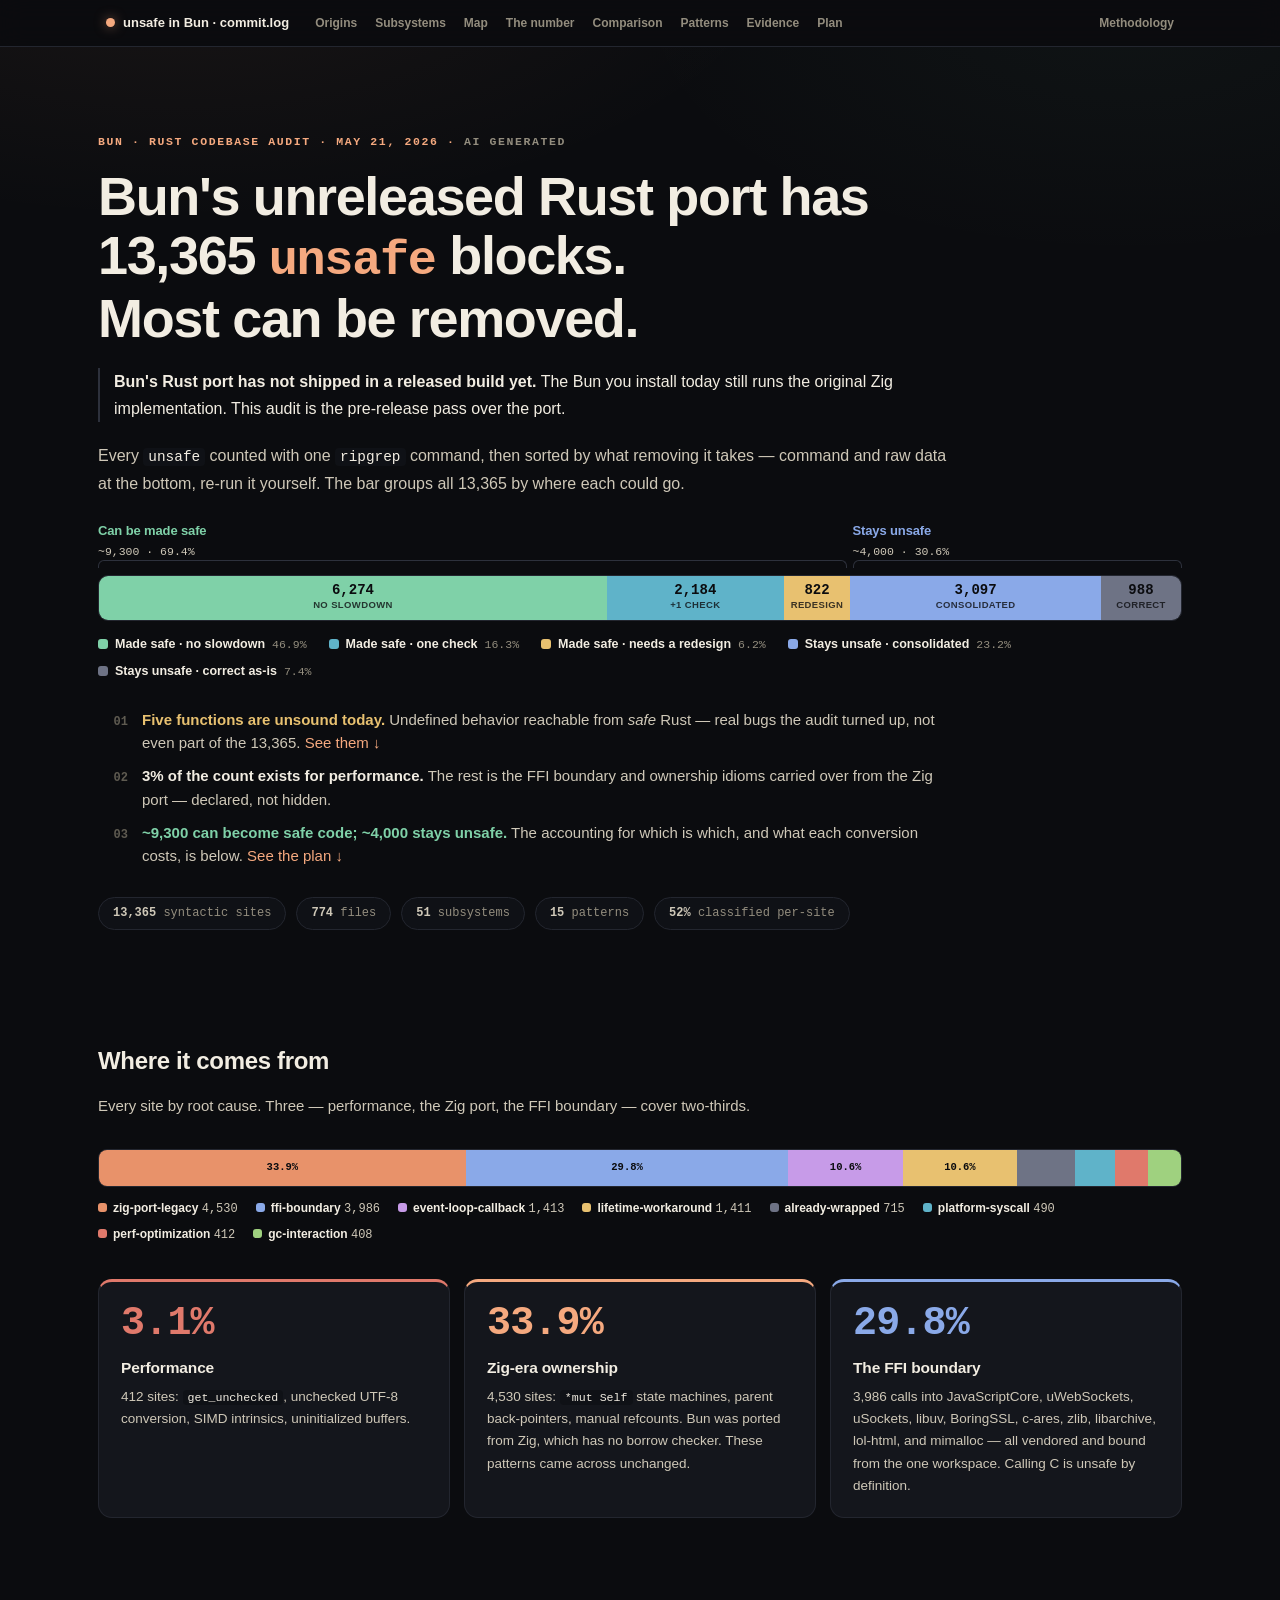
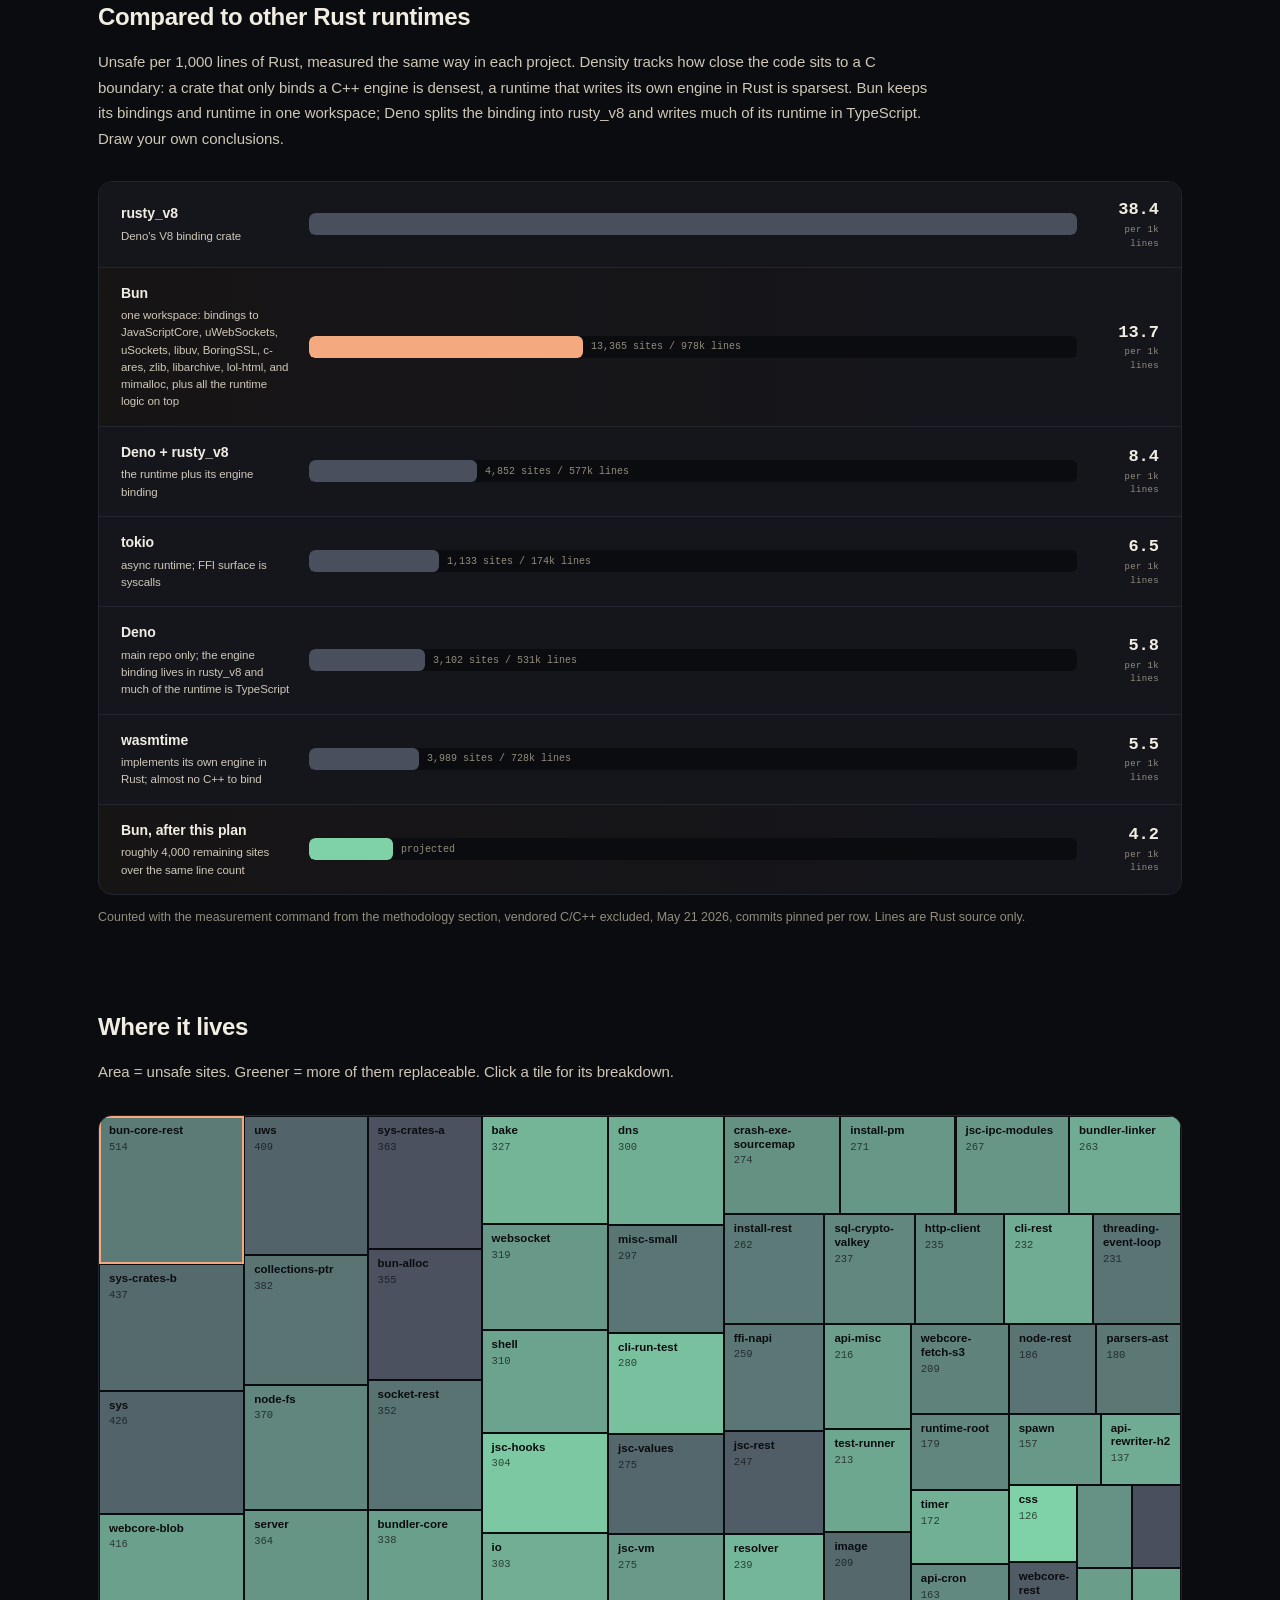
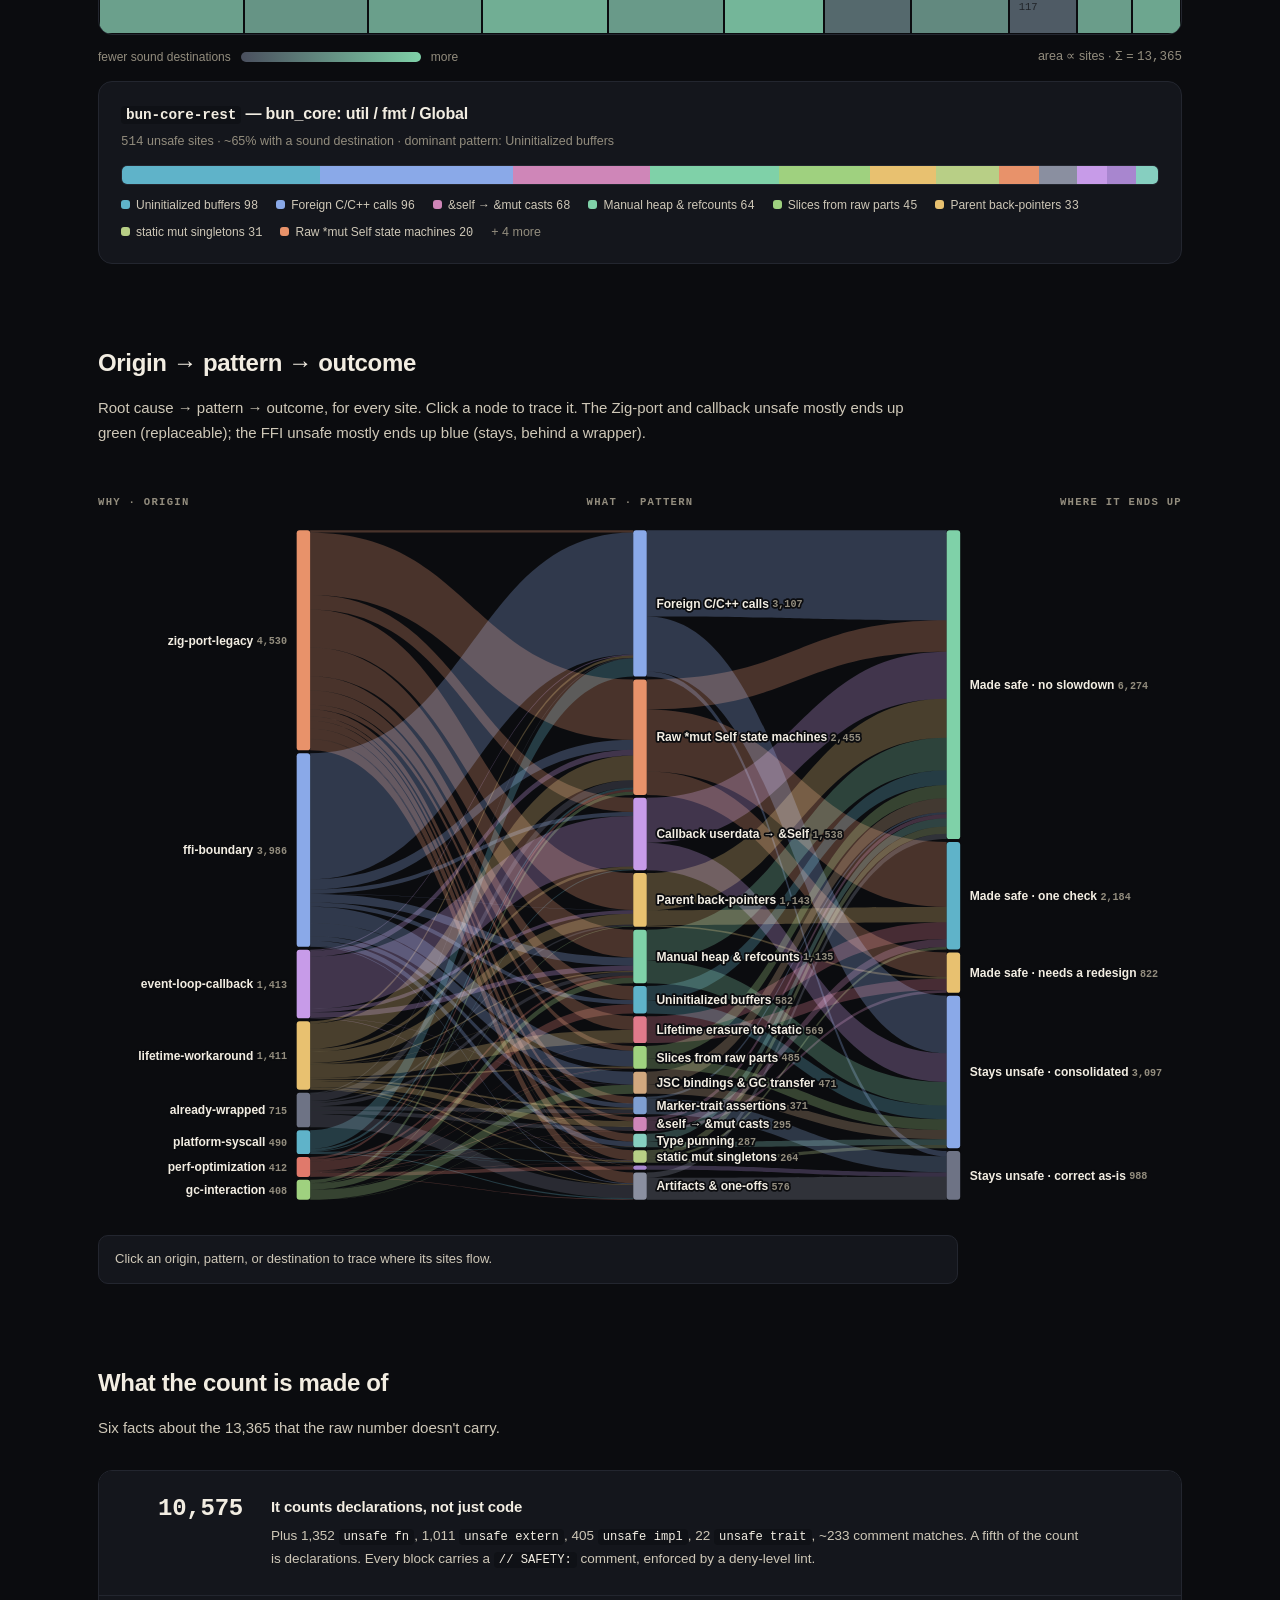
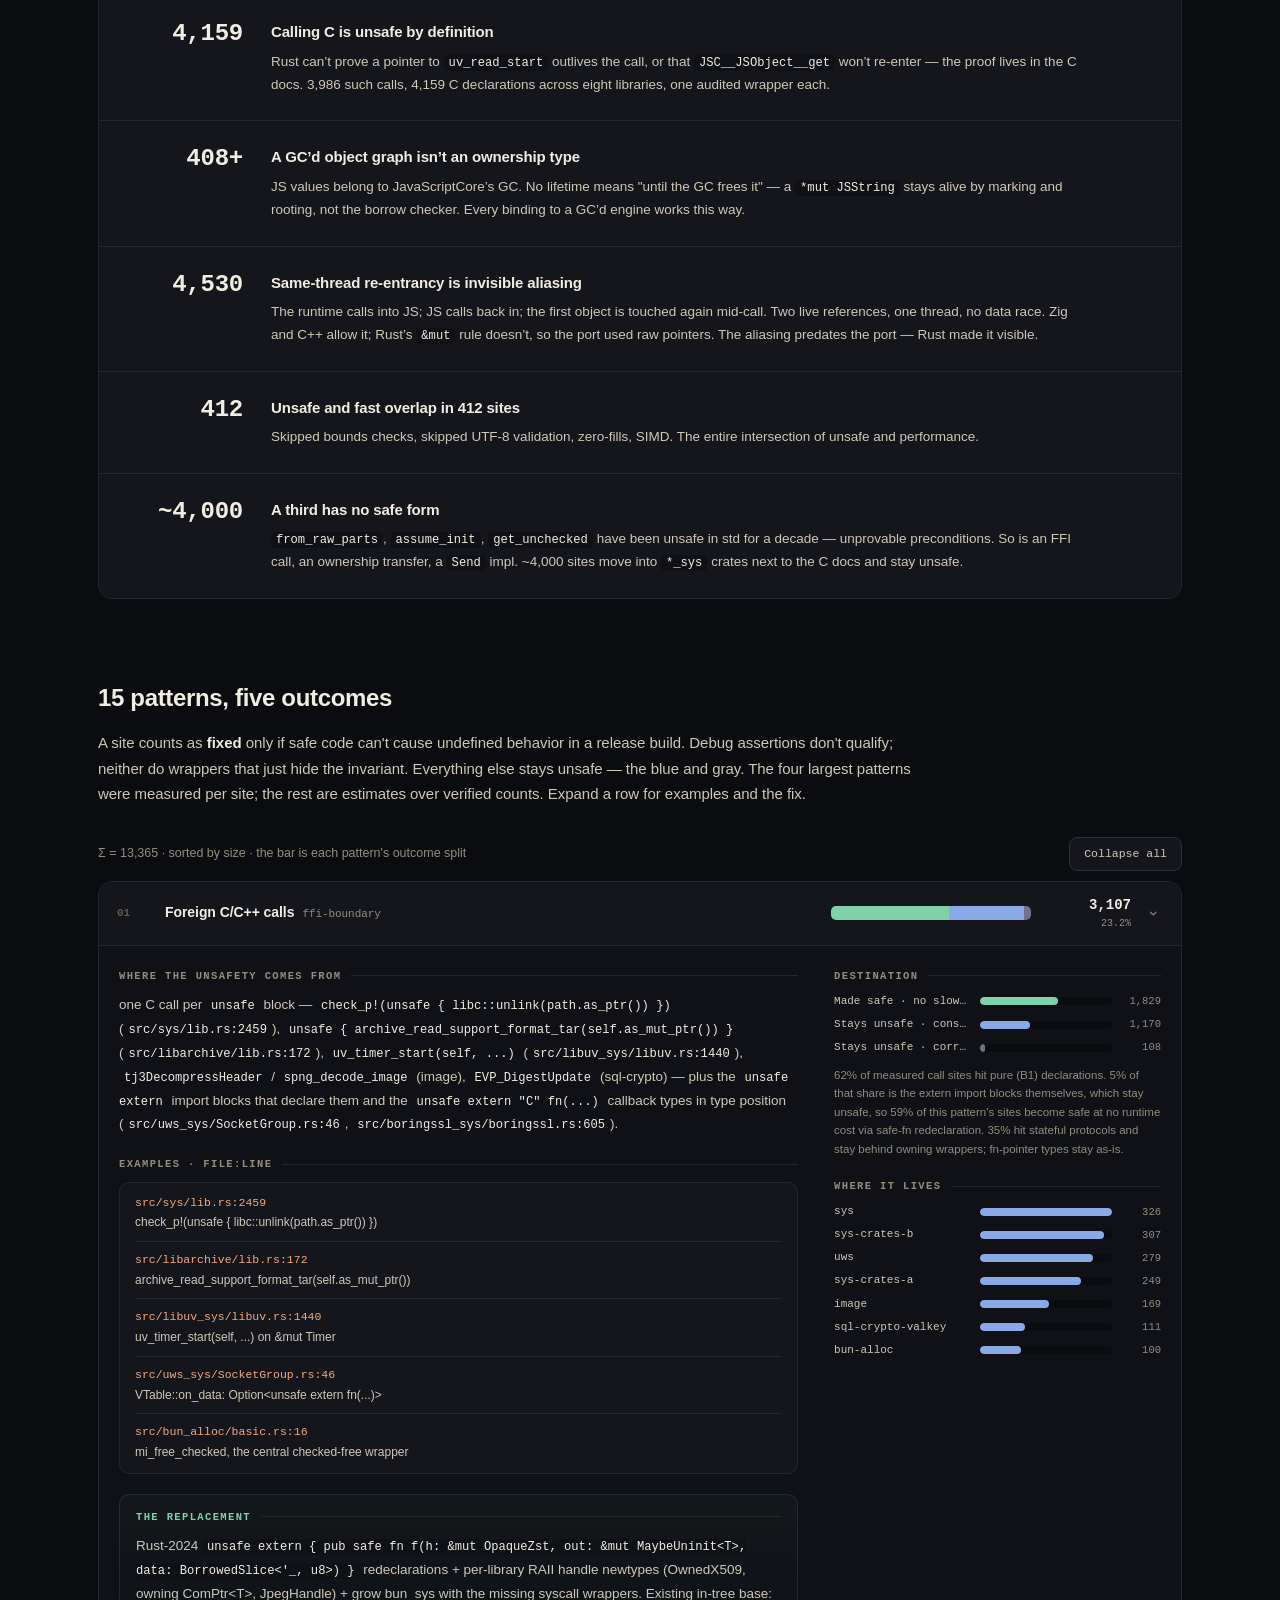
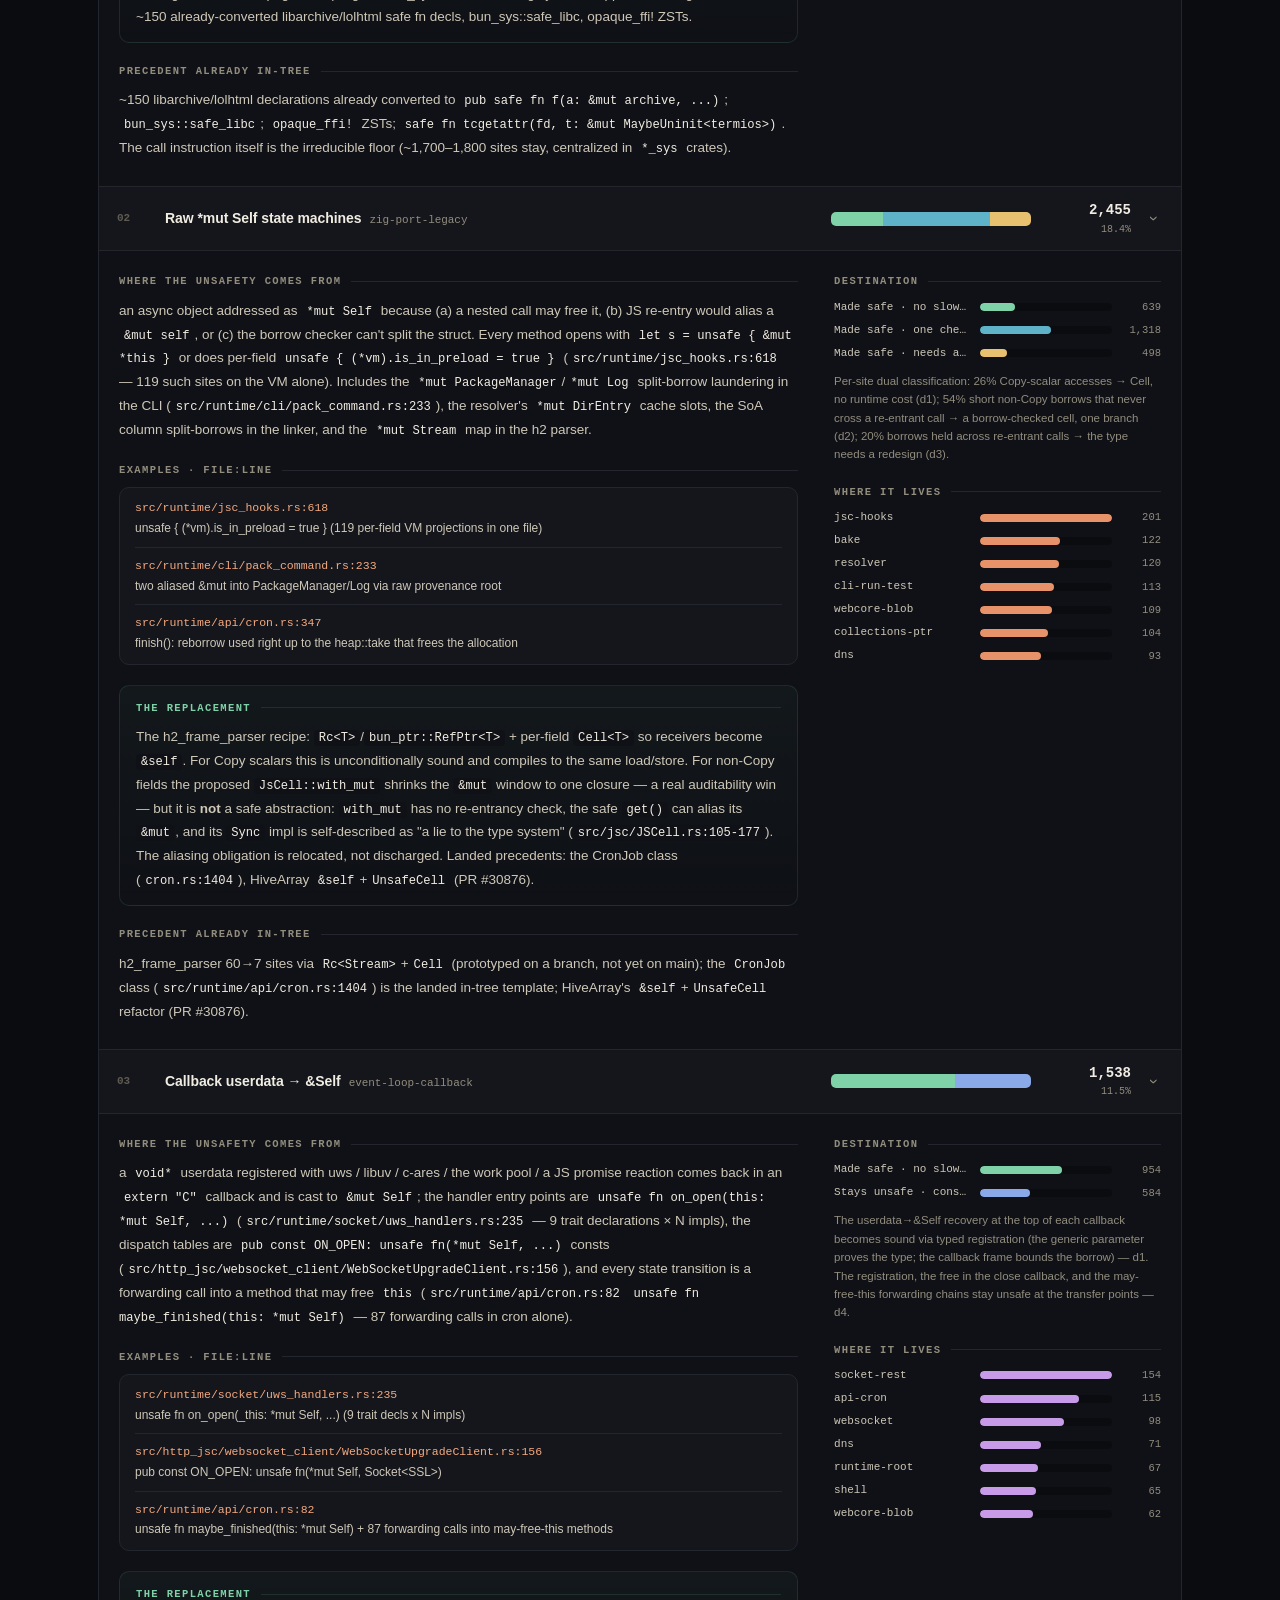
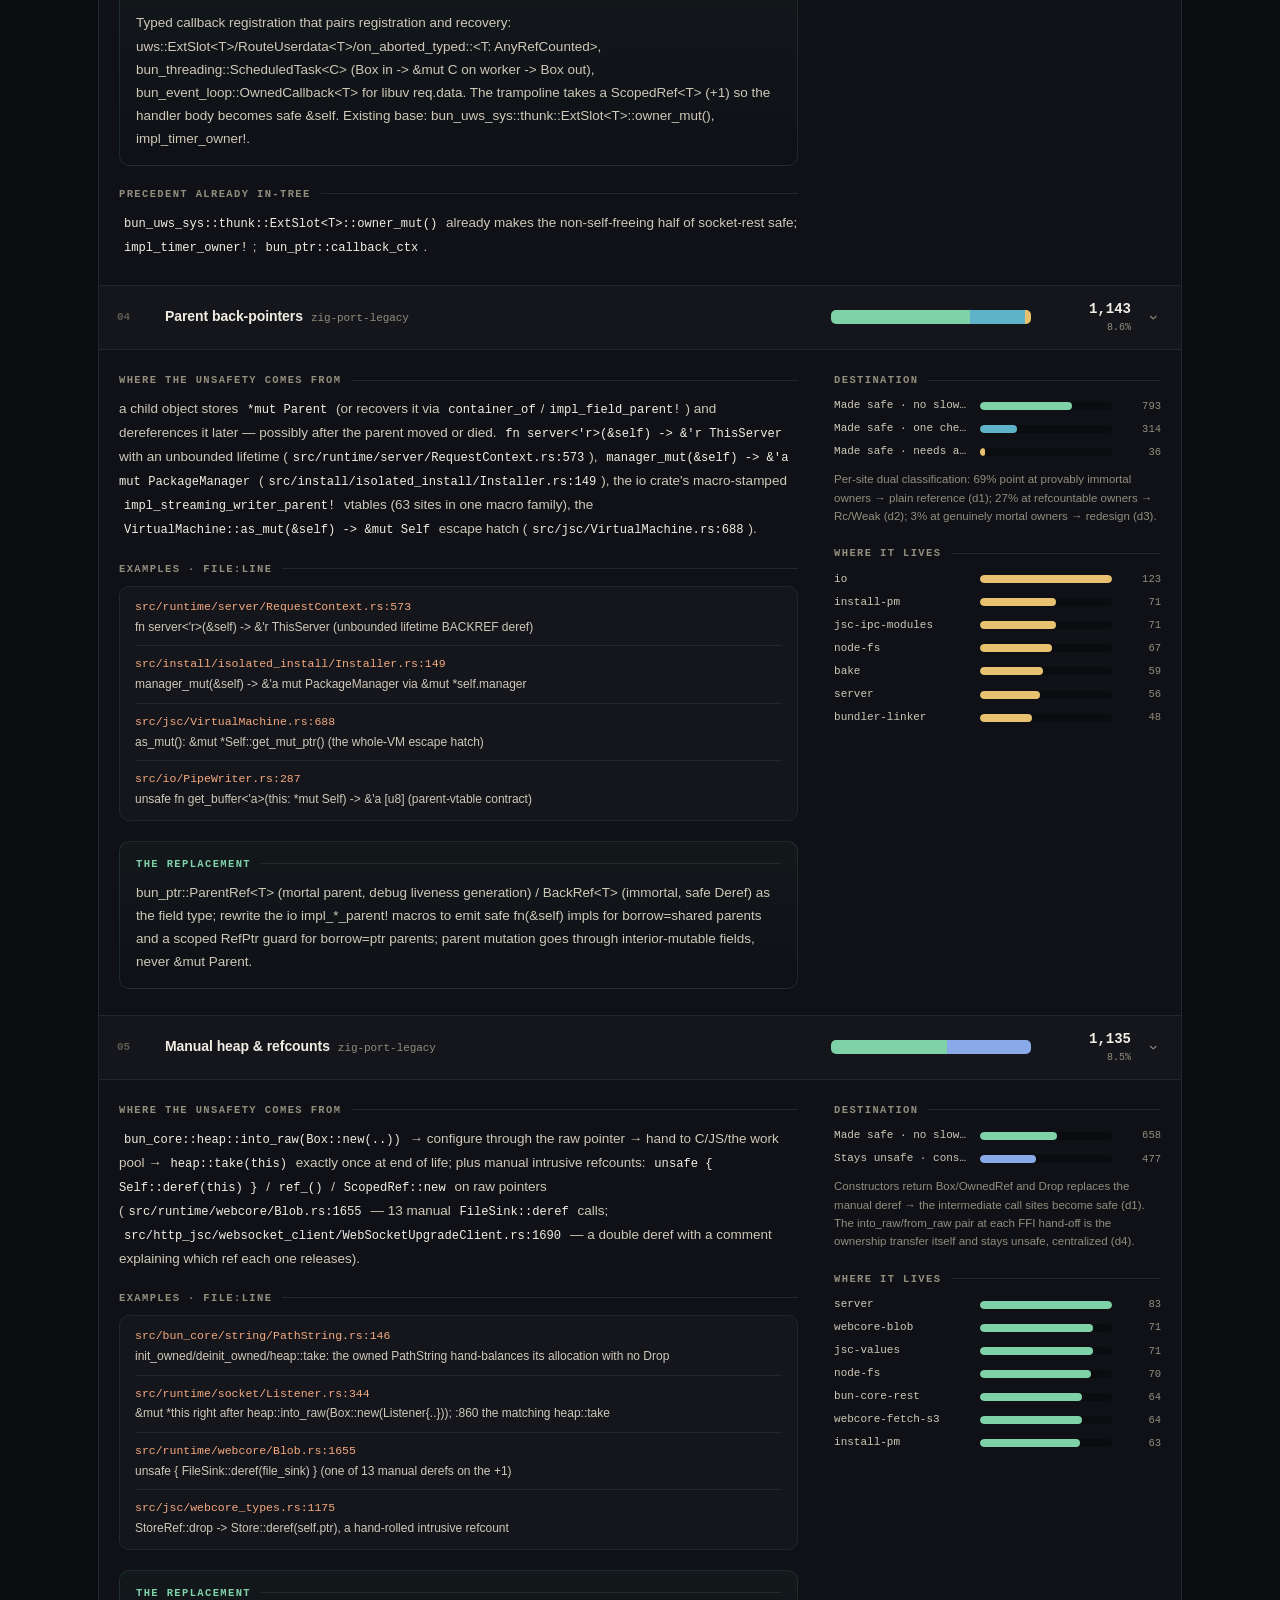
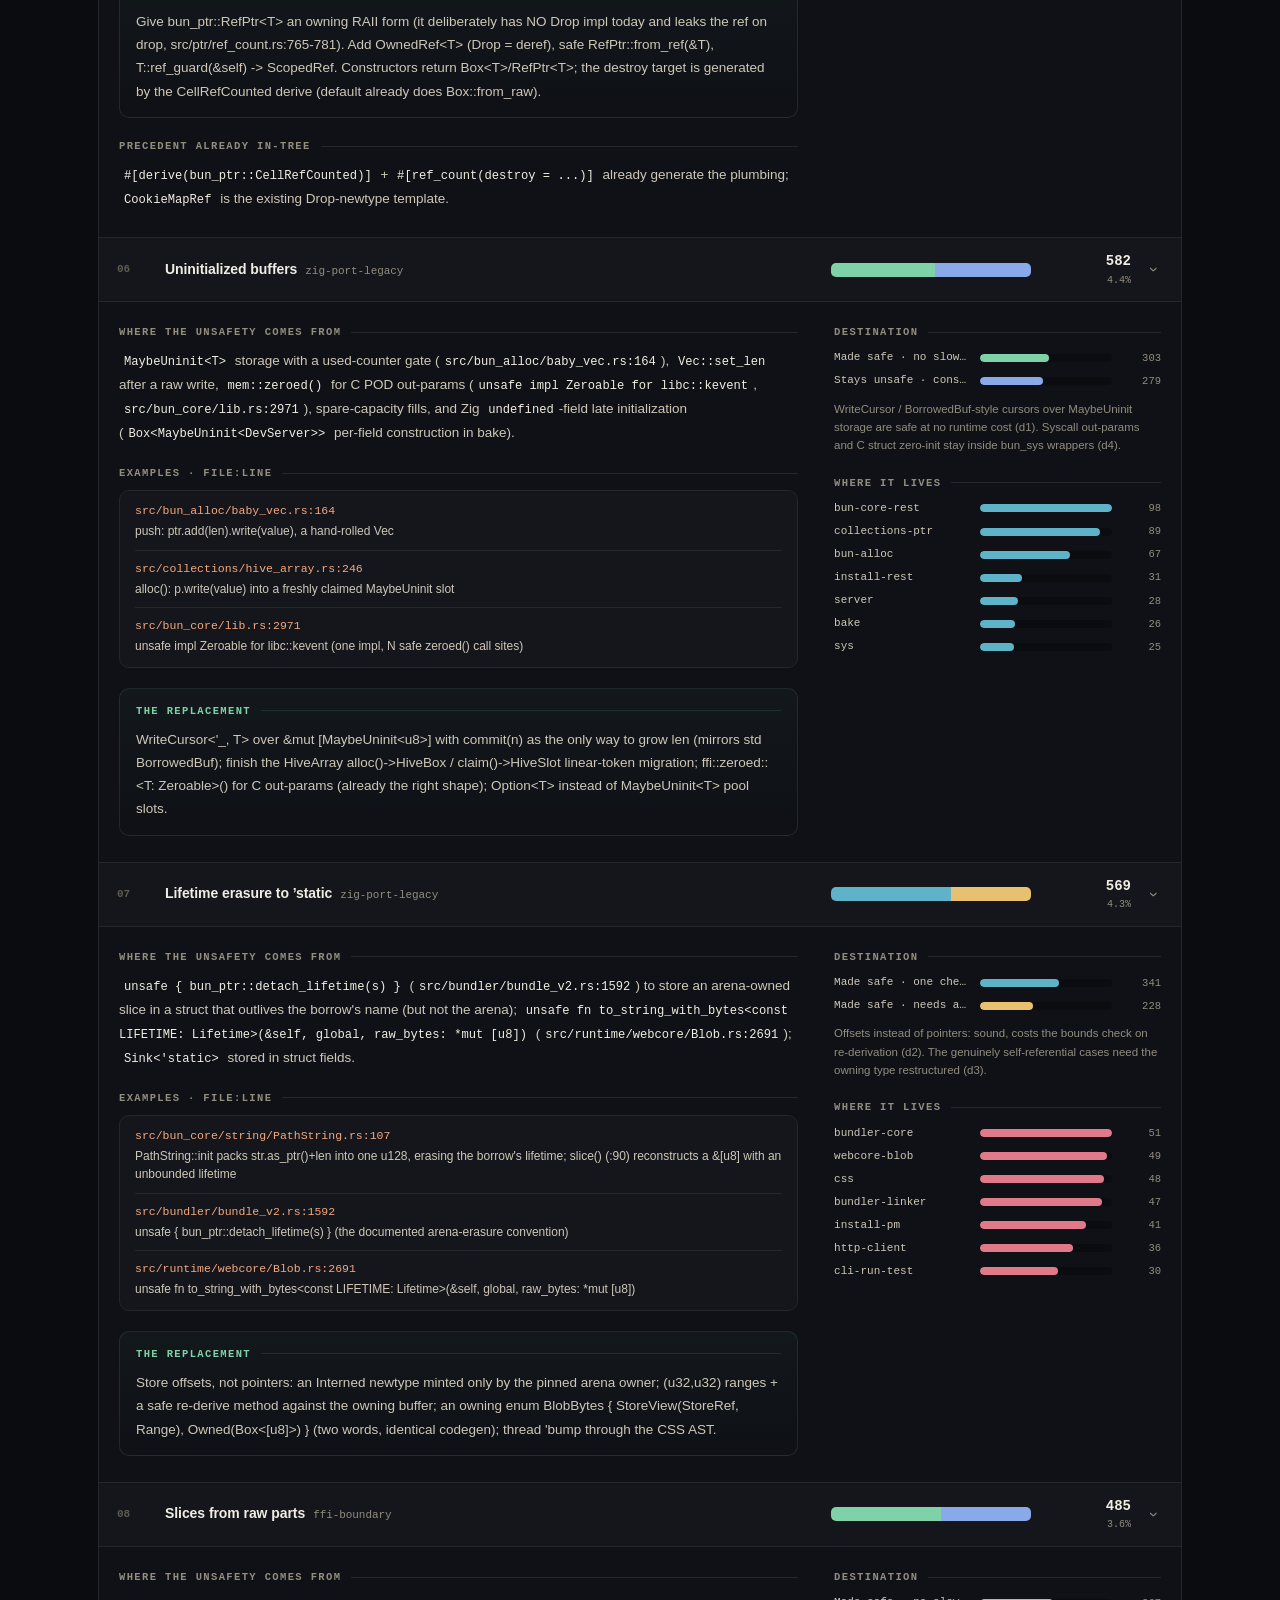
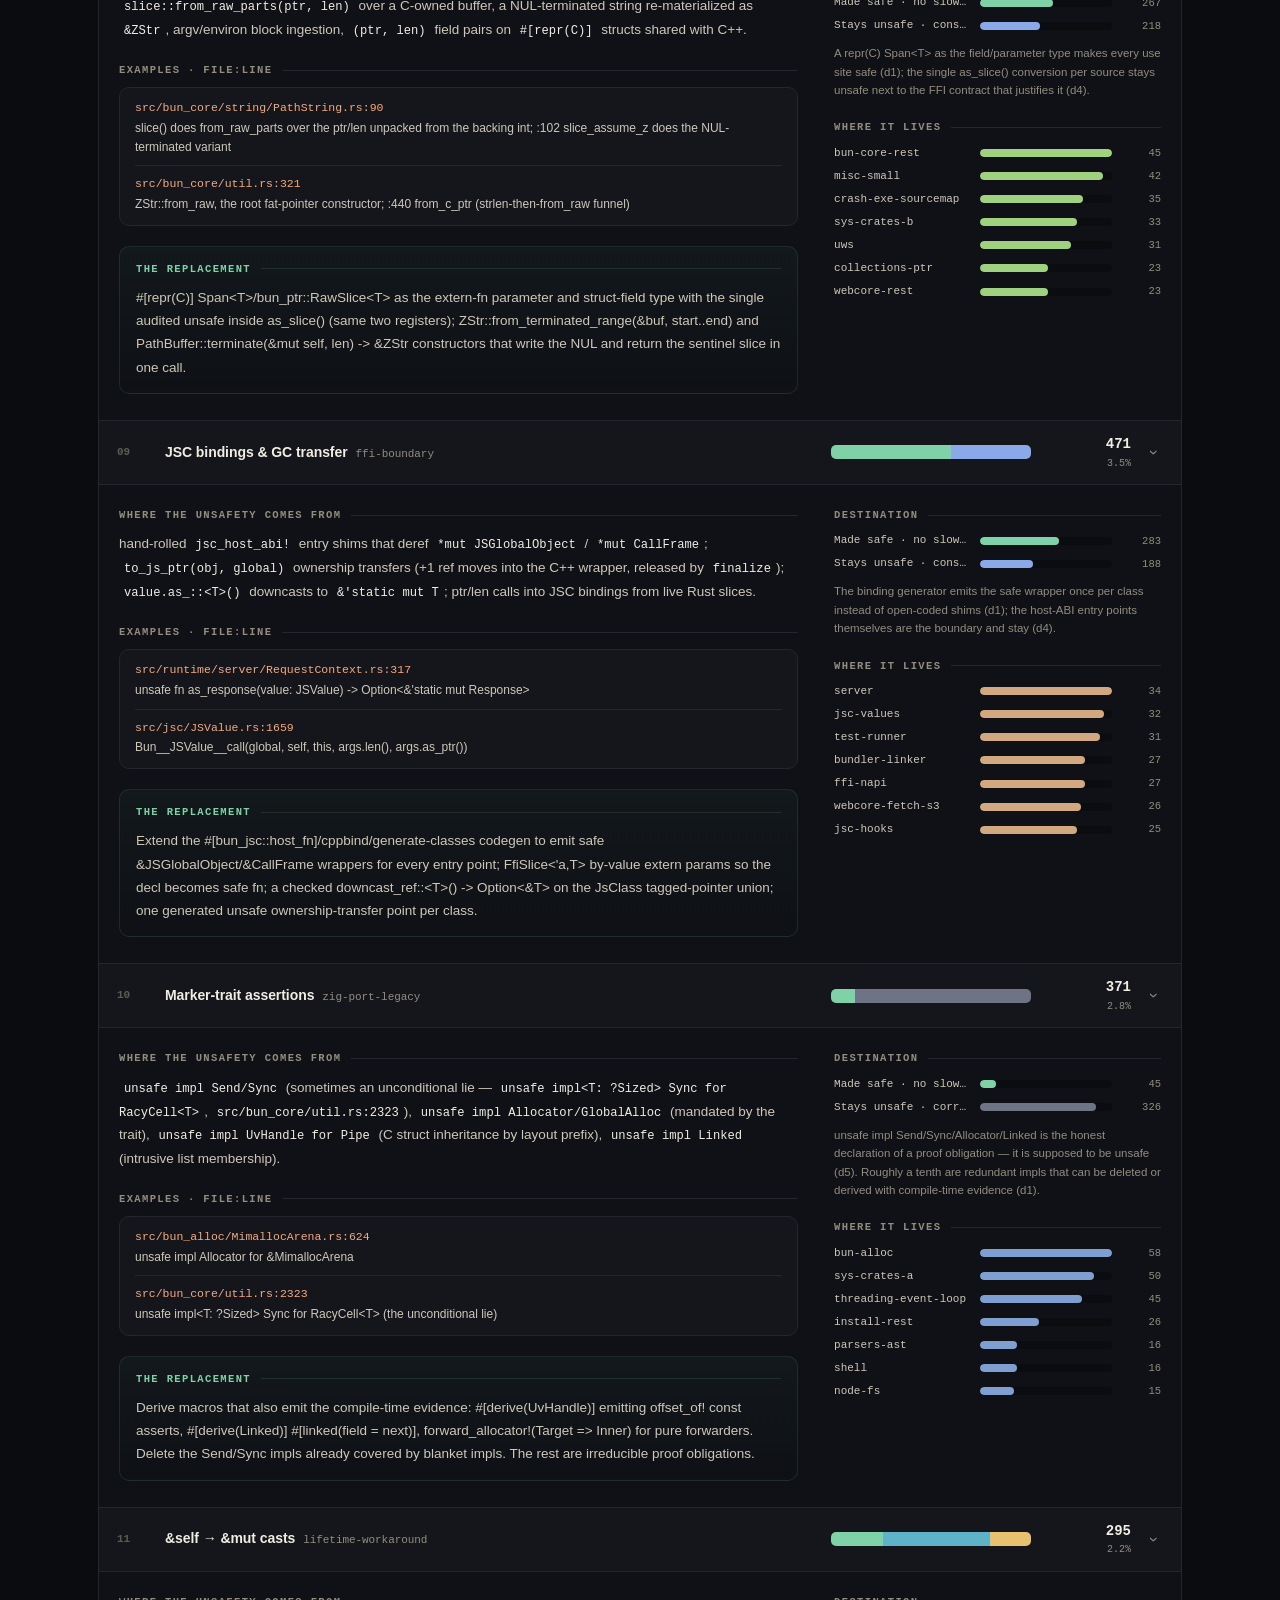
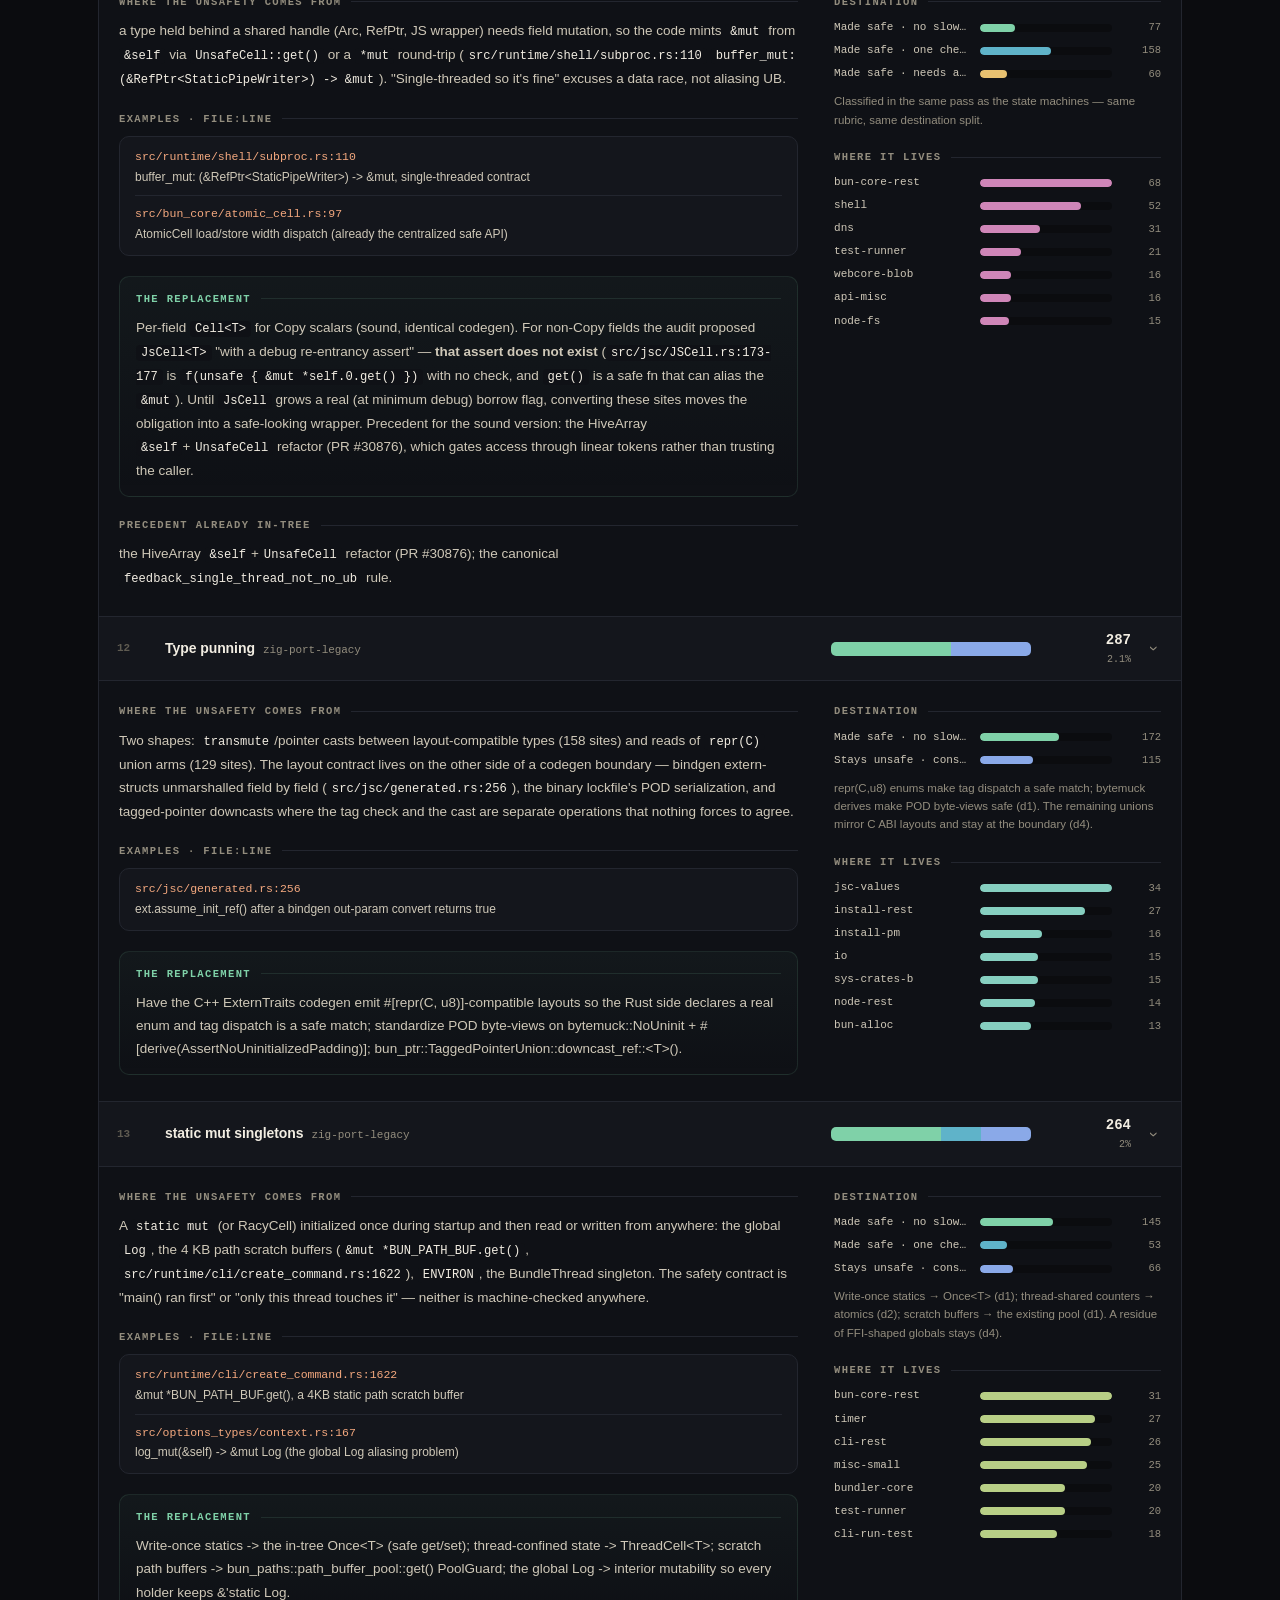
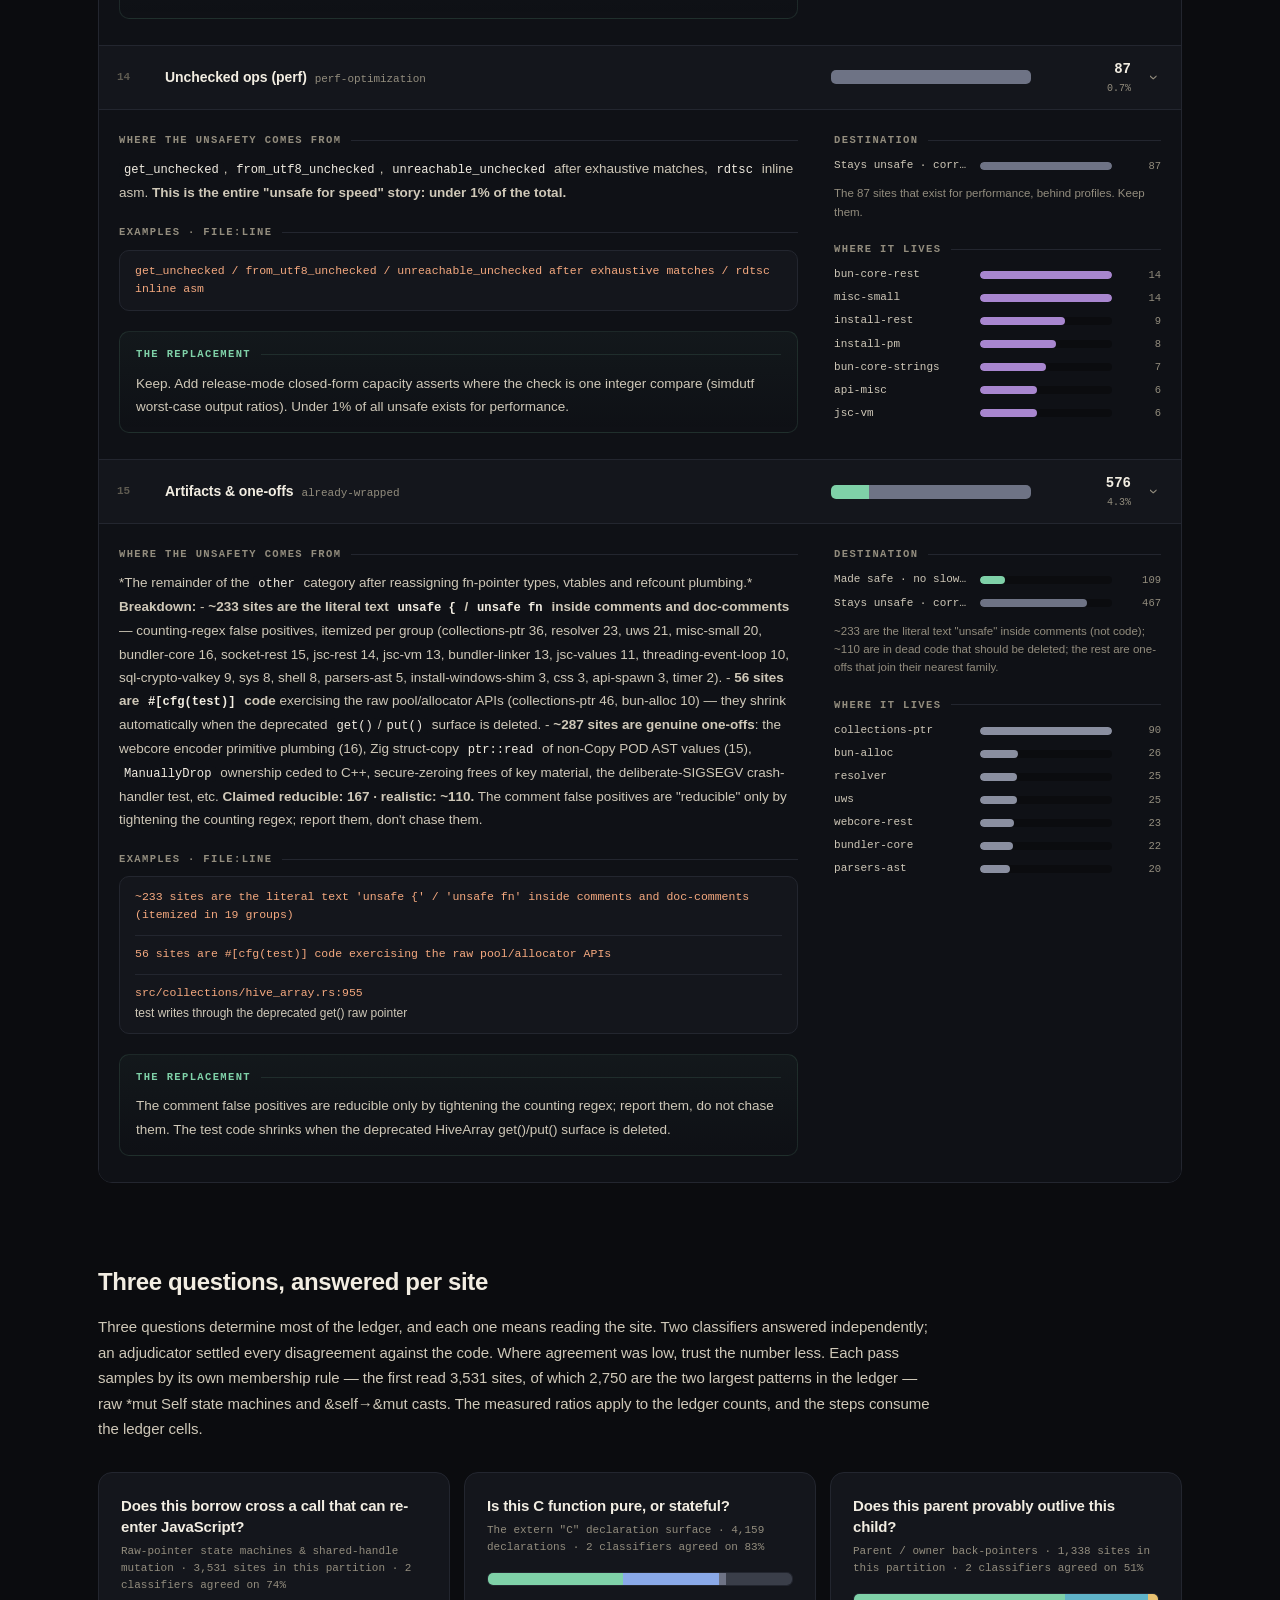
<file: themes/neon/layouts/posts/unsafe-audit.html>
<!DOCTYPE html>
<html lang="en">
<head>
<meta charset="utf-8">
<meta name="viewport" content="width=device-width, initial-scale=1">
<meta name="frame-anchors" content="stable">
<title>Bun's unreleased Rust port has 13,365 unsafe blocks. Most can be removed.</title>
<meta name="description" content="An audit of every unsafe block in Bun's unreleased Rust port: what each relies on, and what removing it would take.">
<meta property="og:type" content="article">
<meta property="og:url" content="https://bun.sh/bun-unsafe-audit.html">
<meta property="og:title" content="Bun's unreleased Rust port has 13,365 unsafe blocks. Most can be removed.">
<meta property="og:description" content="An audit of every unsafe block in Bun's unreleased Rust port: what each relies on, and what removing it would take.">
<meta property="og:image" content="https://bun.sh/bun-unsafe-audit-og.png">
<meta property="og:image:width" content="2400">
<meta property="og:image:height" content="1260">
<meta name="twitter:card" content="summary_large_image">
<meta name="twitter:site" content="@bunjavascript">
<meta name="twitter:title" content="Bun's unreleased Rust port has 13,365 unsafe blocks. Most can be removed.">
<meta name="twitter:description" content="An audit of every unsafe block in Bun's unreleased Rust port: what each relies on, and what removing it would take.">
<meta name="twitter:image" content="https://bun.sh/bun-unsafe-audit-og.png">
<link rel="icon" type="image/svg+xml" href="{{ "favicon.svg" | relURL }}">
<style>
  :root{
    --bg:#0b0c0f; --bg2:#0f1116; --panel:#14161c; --panel2:#191c24; --line:#23262f; --line2:#2d313c;
    --tx:#f2ede2; --tx2:#cfc8b8; --mut:#938d7e; --faint:#5f5b51;
    --accent:#f5a97f;
    --d1:#7fd1a8; --d2:#5fb3c9; --d3:#e8c170; --d4:#8aa9e8; --d5:#6e7385;
    --bad:#e0796b; --warn:#e8c170;
    --mono:ui-monospace,'SF Mono','JetBrains Mono',Menlo,Consolas,monospace;
    --sans:-apple-system,BlinkMacSystemFont,'Segoe UI',Inter,Roboto,Helvetica,Arial,sans-serif;
  }
  *{box-sizing:border-box;margin:0;padding:0}
  html{scroll-behavior:smooth}
  body{background:var(--bg);color:var(--tx);font-family:var(--sans);font-size:15px;line-height:1.55;
    -webkit-font-smoothing:antialiased;text-rendering:optimizeLegibility}
  ::selection{background:#f5a97f33}
  a{color:var(--accent);text-decoration:none}
  a:hover{text-decoration:underline}
  code{font-family:var(--mono);font-size:.9em;background:var(--bg2);padding:1px 5px;border-radius:4px;color:var(--tx)}
  .num{font-family:var(--mono);font-variant-numeric:tabular-nums}
  .wrap{max-width:1140px;margin:0 auto;padding:0 28px}
  .small{font-size:12.5px;color:var(--mut)}

  h1{font-size:clamp(28px,4.6vw,54px);font-weight:760;letter-spacing:-.025em;line-height:1.1}
  h2{font-size:clamp(20px,2.4vw,28px);font-weight:700;letter-spacing:-.015em;line-height:1.25}
  h3{font-size:16px;font-weight:650;letter-spacing:-.01em}
  .lede{color:var(--tx2);max-width:860px;margin-top:20px;font-size:16px;line-height:1.7}
  .lede b{color:var(--tx)}
  .lede i{color:var(--tx2)}

  .part{padding:40px 0 0;border-top:1px solid var(--line);margin-top:88px}
  .part .pt{display:flex;align-items:baseline;gap:18px;flex-wrap:wrap}
  .part .pn{font-family:var(--mono);font-size:12px;letter-spacing:.18em;color:var(--accent);font-weight:700;flex:none}
  .part h2{font-size:clamp(22px,3vw,34px)}
  .part .lede{margin-top:14px}
  section{padding:72px 0 8px}
  .sechead{display:flex;align-items:baseline;gap:14px;margin-bottom:14px}
  .sechead .sn{font-family:var(--mono);font-size:11px;color:var(--faint);letter-spacing:.1em;flex:none}
  .sechead h3{font-size:clamp(18px,2.2vw,24px);font-weight:700;letter-spacing:-.014em}
  .secsub{color:var(--tx2);max-width:840px;font-size:15px;line-height:1.7;margin-bottom:30px}
  .secsub b{color:var(--tx)}
  .secsub{letter-spacing:-.002em}

  .groupbar{display:flex;margin:24px 0 7px;gap:6px}
  .groupbar>div{display:flex;flex-direction:column;justify-content:flex-end;padding-bottom:7px;position:relative}
  .groupbar>div::after{content:'';position:absolute;left:0;right:0;bottom:0;height:7px;
    border:1px solid var(--line2);border-bottom:none;border-radius:6px 6px 0 0}
  .groupbar .gt{font-size:13px;font-weight:700;color:var(--tx);letter-spacing:-.01em}
  .groupbar .gn{font-family:var(--mono);font-size:11.5px;color:var(--tx2);margin-top:2px}
  .groupbar .gsafe .gt{color:var(--d1)}
  .groupbar .gkeep .gt{color:var(--d4)}
  @media(max-width:760px){.groupbar .gt{font-size:11.5px}.groupbar .gn{font-size:10px}}
  .dbar{display:flex;height:46px;border-radius:10px;overflow:hidden;border:1px solid var(--line);margin:0}
  .dbar>div{height:100%;min-width:1px;position:relative;transition:filter .15s}
  .dbar>div:hover{filter:brightness(1.18)}
  .dbar>div .bl{position:absolute;inset:0;display:flex;flex-direction:column;align-items:center;justify-content:center;
    color:#0b0c0f;overflow:hidden;white-space:nowrap}
  .dbar>div .bl .n{font-family:var(--mono);font-size:14px;font-weight:760;line-height:1.1}
  .dbar>div .bl .k{font-size:9.5px;font-weight:650;letter-spacing:.04em;opacity:.78;text-transform:uppercase}
  .dlegend{display:flex;flex-wrap:wrap;gap:8px 22px;margin-top:14px;font-size:12.5px;color:var(--tx2)}
  .dlegend>span{display:flex;align-items:baseline;gap:7px}
  .dlegend .sw{width:10px;height:10px;border-radius:3px;flex:none;position:relative;top:1px}
  .dlegend b{color:var(--tx);font-weight:650}
  .dlegend .num{color:var(--mut);font-size:11.5px}
  .ddefs{margin-top:18px;display:grid;grid-template-columns:repeat(auto-fit,minmax(200px,1fr));gap:1px;background:var(--line);
    border:1px solid var(--line);border-radius:12px;overflow:hidden}
  .ddefs>div{background:var(--panel);padding:14px 16px}
  .ddefs h4{font-size:12.5px;font-weight:700;display:flex;align-items:center;gap:8px;margin-bottom:6px;flex-wrap:wrap}
  .ddefs h4 .sw{width:9px;height:9px;border-radius:3px;flex:none}
  .ddefs p{font-size:11.5px;color:var(--mut);line-height:1.55}

  .findings{list-style:none;margin-top:26px;display:grid;gap:10px;max-width:860px}
  .findings li{display:grid;grid-template-columns:30px 1fr;gap:14px;align-items:baseline;
    font-size:15px;color:var(--tx2);line-height:1.55}
  .findings li .fi{font-family:var(--mono);font-size:12px;color:var(--faint);font-weight:700;text-align:right}
  .findings li .fk{font-weight:700;color:var(--tx)}
  .badges{display:flex;gap:10px;flex-wrap:wrap;margin-top:30px}
  .badge{font-family:var(--mono);font-size:12px;color:var(--mut);border:1px solid var(--line);border-radius:99px;
    padding:6px 14px;background:var(--bg2)}
  .badge b{color:var(--tx2);font-weight:600}

  .stats{display:grid;grid-template-columns:repeat(auto-fit,minmax(240px,1fr));gap:14px;margin-top:6px}
  .stat{background:var(--panel);border:1px solid var(--line);border-radius:14px;padding:22px 22px 20px;
    border-top:3px solid var(--sc,var(--line2))}
  .stat .v{font-family:var(--mono);font-size:40px;font-weight:740;letter-spacing:-.02em;line-height:1;color:var(--sc)}
  .stat h4{font-size:15.5px;font-weight:680;margin:12px 0 6px;letter-spacing:-.01em}
  .stat p{font-size:13.5px;color:var(--tx2);line-height:1.65}
  .stat p code{font-size:.86em}

  .fine{margin-top:6px;display:grid;gap:0;border:1px solid var(--line);border-radius:14px;overflow:hidden}
  .fine>div{display:grid;grid-template-columns:118px 1fr;gap:28px;padding:24px 26px;background:var(--panel);
    border-top:1px solid var(--line)}
  .fine>div:first-child{border-top:none}
  .fine .fv{font-family:var(--mono);font-size:24px;font-weight:740;letter-spacing:-.01em;text-align:right;line-height:1.15;color:var(--tx)}
  .fine .ft b{display:block;font-size:15px;color:var(--tx);font-weight:680;margin-bottom:7px;letter-spacing:-.01em}
  .fine .ft p{font-size:13.5px;color:var(--tx2);line-height:1.7;max-width:820px}

  .cmp{margin-top:6px;border:1px solid var(--line);border-radius:14px;overflow:hidden}
  .cmp>div{display:grid;grid-template-columns:170px minmax(0,1fr) 64px;gap:18px;align-items:center;
    padding:15px 22px;background:var(--panel);border-top:1px solid var(--line)}
  .cmp>div:first-child{border-top:none}
  .cmp>div.hl{background:linear-gradient(90deg,#f5a97f0d,var(--panel))}
  .cmp .cn{font-size:14px;font-weight:650;color:var(--tx);letter-spacing:-.005em}
  .cmp .cn .cw{display:block;font-size:11.5px;color:var(--tx2);font-weight:450;margin-top:3px;line-height:1.5}
  .cmp .ct{height:22px;background:var(--bg);border-radius:6px;overflow:hidden;position:relative}
  .cmp .ct>div{height:100%;border-radius:6px}
  .cmp .ct .cs{position:absolute;top:0;bottom:0;display:flex;align-items:center;
    font-family:var(--mono);font-size:10px;color:var(--mut);white-space:nowrap}
  .cmp .cv{font-family:var(--mono);font-size:17px;font-weight:740;text-align:right;color:var(--tx)}
  .cmp .cv .cu{display:block;font-size:9px;color:var(--mut);font-weight:500;letter-spacing:.04em}
  @media(max-width:760px){.cmp>div{grid-template-columns:1fr 56px;gap:8px 14px;padding:13px 16px}.cmp .ct{grid-column:1/-1}.cmp .cs{display:none}}
  .obar{display:flex;height:38px;border-radius:9px;overflow:hidden;border:1px solid var(--line);margin:6px 0 12px}
  .obar>div{position:relative}
  .obar>div .obl{position:absolute;inset:0;display:flex;align-items:center;justify-content:center;
    font-family:var(--mono);font-size:10.5px;font-weight:700;color:#0b0c0f;white-space:nowrap;overflow:hidden}
  .obar>div{height:100%;min-width:1px}
  .obar>div:hover{filter:brightness(1.2)}
  .olegend{display:flex;flex-wrap:wrap;gap:7px 18px;font-size:12px;color:var(--tx2)}
  .olegend .sw{display:inline-block;width:9px;height:9px;border-radius:3px;margin-right:6px}
  .olegend b{color:var(--tx)}

  .scrollx{overflow-x:auto;-webkit-overflow-scrolling:touch}
  .scrollx::-webkit-scrollbar{height:8px}
  .scrollx::-webkit-scrollbar-thumb{background:var(--line2);border-radius:4px}
  .scrollhint{display:none;font-size:11px;color:var(--faint);margin-top:8px;text-align:center;font-family:var(--mono)}
  #flowsvg{width:100%;height:auto;display:block;margin-top:10px}
  #flowsvg text{font-family:var(--sans)}
  #flowsvg .colhead{font-family:var(--mono);font-size:11px;letter-spacing:.12em;fill:var(--mut);text-transform:uppercase;font-weight:600}
  #flowsvg .nlabel{font-size:12.5px;fill:var(--tx);font-weight:560;cursor:pointer;paint-order:stroke;stroke:#0b0c0f;stroke-width:3.5px;stroke-linejoin:round}
  #flowsvg .nsub{font-family:var(--mono);font-size:10.5px;fill:var(--mut)}
  #flowsvg rect.node{cursor:pointer;rx:3}
  #flowsvg path.ribbon{mix-blend-mode:screen;transition:opacity .25s}
  .flownote{margin-top:16px;font-size:13px;color:var(--tx2);background:var(--panel);border:1px solid var(--line);
    border-radius:10px;padding:13px 16px;min-height:48px;line-height:1.6;max-width:860px}
  .flownote b{color:var(--tx)}

  .ledgerbar{display:flex;justify-content:space-between;align-items:center;margin:26px 0 10px;gap:14px;flex-wrap:wrap}
  .xall{font-family:var(--mono);font-size:11.5px;color:var(--tx2);background:var(--panel);border:1px solid var(--line2);
    border-radius:8px;padding:7px 14px;cursor:pointer;user-select:none;white-space:nowrap}
  .xall:hover{color:var(--tx);border-color:var(--mut)}
  .ledger{border:1px solid var(--line);border-radius:14px;overflow:hidden}
  .lrow{border-top:1px solid var(--line);background:var(--panel)}
  .lrow:first-child{border-top:none}
  .lrow>header{display:grid;grid-template-columns:34px minmax(0,1fr) 200px 86px 18px;gap:14px;align-items:center;
    padding:13px 18px;cursor:pointer;user-select:none}
  .lrow>header:hover{background:var(--panel2)}
  .lrow .li{font-family:var(--mono);font-size:11px;color:var(--faint);font-weight:700}
  .lrow .ln{font-size:14px;font-weight:600;color:var(--tx);letter-spacing:-.005em;white-space:nowrap;overflow:hidden;text-overflow:ellipsis}
  .lrow .ln .lo{font-size:11px;color:var(--mut);font-weight:500;margin-left:8px;font-family:var(--mono)}
  .lrow .lb{display:flex;height:14px;border-radius:5px;overflow:hidden;background:var(--bg)}
  .lrow .lb>div{height:100%;min-width:1px}
  .lrow .lc{font-family:var(--mono);font-size:14px;font-weight:700;text-align:right;color:var(--tx)}
  .lrow .lc .lp{display:block;font-size:10px;color:var(--mut);font-weight:500}
  .lrow .chev{color:var(--mut);transition:transform .2s;font-size:16px;text-align:center}
  .lrow.open .chev{transform:rotate(90deg)}
  .lrow .lbody{display:none;padding:8px 20px 26px;border-top:1px solid var(--line);background:var(--bg2)}
  .lrow.open .lbody{display:block}
  .lgrid{display:grid;grid-template-columns:minmax(0,1.35fr) minmax(0,.65fr);gap:0 36px;margin-top:14px}
  .lblock{margin-bottom:20px}
  .lblock:last-child{margin-bottom:0}
  .lblock h5{font-family:var(--mono);font-size:10.5px;letter-spacing:.13em;text-transform:uppercase;color:var(--mut);
    margin-bottom:9px;font-weight:600;display:flex;align-items:center;gap:10px}
  .lblock h5::after{content:'';flex:1;height:1px;background:var(--line)}
  .lblock p{font-size:13.5px;color:var(--tx2);line-height:1.72;overflow-wrap:break-word}
  .lblock.fix{background:linear-gradient(180deg,#7fd1a80a,transparent);border:1px solid #7fd1a820;border-radius:10px;padding:14px 16px}
  .lblock.fix h5{color:var(--d1)}
  .lblock.fix h5::after{background:#7fd1a820}
  .exlist{list-style:none;background:var(--panel);border:1px solid var(--line);border-radius:10px;padding:2px 15px}
  .exlist li{font-size:12px;color:var(--tx2);padding:9px 0;border-top:1px solid var(--line);line-height:1.55}
  .exlist li:first-child{border-top:none}
  .exlist li .loc{color:var(--accent);font-family:var(--mono);font-size:11.5px;display:block;margin-bottom:2px;overflow-wrap:anywhere}
  .mbars .mb{display:grid;grid-template-columns:minmax(80px,42%) 1fr 40px;align-items:center;gap:9px;margin-bottom:6px;font-size:12px}
  .mbars .mb:last-child{margin-bottom:0}
  .mbars .mb .l{color:var(--tx2);white-space:nowrap;overflow:hidden;text-overflow:ellipsis;font-family:var(--mono);font-size:11px}
  .mbars .mb .t{height:8px;background:var(--bg);border-radius:4px;overflow:hidden}
  .mbars .mb .t>div{height:100%;border-radius:4px}
  .mbars .mb .v{font-family:var(--mono);font-size:10.5px;color:var(--mut);text-align:right}

  .passes{display:grid;grid-template-columns:repeat(auto-fit,minmax(310px,1fr));gap:14px;margin-top:6px}
  .pass{background:var(--panel);border:1px solid var(--line);border-radius:14px;padding:22px}
  .pass .pq{font-size:15px;font-weight:680;line-height:1.4;letter-spacing:-.01em}
  .pass .pm{font-family:var(--mono);font-size:11px;color:var(--mut);margin-top:6px}
  .pass .pbar{display:flex;height:14px;border-radius:6px;overflow:hidden;margin:16px 0 4px;border:1px solid var(--line)}
  .pass .pbar>div{height:100%;min-width:1px}
  .pass ul{list-style:none;margin-top:10px}
  .pass li{display:grid;grid-template-columns:13px 50px 1fr;gap:10px;padding:8px 0;font-size:12px;color:var(--tx2);
    border-top:1px solid var(--line);align-items:baseline;line-height:1.5}
  .pass li:first-child{border-top:none}
  .pass li .sw{width:9px;height:9px;border-radius:3px;position:relative;top:1px}
  .pass li .cn{font-family:var(--mono);color:var(--tx);font-weight:650;text-align:right;font-size:12px}

  .uscards{display:grid;grid-template-columns:repeat(auto-fit,minmax(250px,1fr));gap:14px;margin-top:26px}
  .uscard{background:var(--panel);border:1px solid var(--line);border-radius:12px;padding:20px;border-top:3px solid var(--warn)}
  .uscard .n{font-family:var(--mono);font-size:26px;font-weight:740;color:var(--warn)}
  .uscard h4{font-size:14px;font-weight:680;margin:8px 0 7px}
  .uscard p{font-size:12px;color:var(--tx2);line-height:1.6}
  .uscard .ex{font-family:var(--mono);font-size:10.5px;color:var(--accent);margin-top:10px;overflow-wrap:anywhere;line-height:1.6}
  .vlist{margin-top:30px;border:1px solid var(--line);border-radius:14px;overflow:hidden}
  .vitem{padding:18px 22px;border-top:1px solid var(--line);background:var(--panel)}
  .vitem:first-child{border-top:none}
  .vitem .vfn{font-family:var(--mono);font-size:13px;color:var(--tx);font-weight:650;overflow-wrap:anywhere}
  .vitem .vloc{font-family:var(--mono);font-size:11px;color:var(--accent);display:block;margin-top:3px}
  .vitem .vdetail{font-size:13px;color:var(--tx2);line-height:1.65;margin-top:7px;max-width:900px}

  #wfsvg{width:100%;height:auto;display:block}
  .proj{display:grid;grid-template-columns:60px minmax(0,1fr) 120px;gap:18px;padding:22px 0;border-top:1px solid var(--line);align-items:start}
  .proj:first-of-type{border-top:none}
  .proj .pid{font-family:var(--mono);font-weight:740;font-size:17px;color:var(--accent)}
  .proj .pid .eff{display:block;font-size:9px;color:var(--mut);font-weight:600;letter-spacing:.1em;margin-top:4px}
  .proj h4{font-size:15px;font-weight:680;margin-bottom:7px;line-height:1.4;letter-spacing:-.01em}
  .proj .pwhat{font-size:13px;color:var(--tx2);line-height:1.65}
  .proj .pwhy{font-size:12.5px;color:var(--tx2);margin-top:9px;line-height:1.6;border-left:2px solid var(--line2);padding-left:12px}
  .proj .pwhy b{color:var(--tx)}
  .proj .pred{text-align:right}
  .proj .pred .n{font-family:var(--mono);font-size:21px;font-weight:740;color:var(--d1)}
  .proj .pred .k{font-size:10.5px;color:var(--mut);margin-top:3px;line-height:1.4}
  .rgrid{display:grid;grid-template-columns:repeat(auto-fit,minmax(230px,1fr));gap:1px;background:var(--line);
    border:1px solid var(--line);border-radius:12px;overflow:hidden;margin-top:14px}
  .rgrid>div{background:var(--panel);padding:16px 18px}
  .rgrid .rn{font-family:var(--mono);font-size:10px;color:var(--d3);font-weight:700;letter-spacing:.1em}
  .rgrid h5{font-size:13.5px;font-weight:680;margin:5px 0 6px}
  .rgrid p{font-size:11.5px;color:var(--tx2);line-height:1.55}

  #tmap{width:100%;height:520px;position:relative;margin-top:4px;border-radius:14px;overflow:hidden;border:1px solid var(--line)}
  .tile{position:absolute;overflow:hidden;cursor:pointer;border:1px solid #0b0c0f;padding:7px 9px;transition:filter .12s}
  .tile:hover{filter:brightness(1.3);z-index:2}
  .tile.sel{outline:2px solid var(--accent);outline-offset:-2px;z-index:3}
  .tile .tn{font-size:11.5px;font-weight:650;color:#0b0c0f;line-height:1.2}
  .tile .tv{font-family:var(--mono);font-size:10.5px;color:#0b0c0fb0;margin-top:1px}
  #tdetail{margin-top:14px;background:var(--panel);border:1px solid var(--line);border-radius:14px;padding:20px 22px}
  #tdetail .fbar{display:flex;height:20px;border-radius:6px;overflow:hidden;margin:13px 0 11px;border:1px solid var(--line)}
  #tdetail .fbar>div{height:100%;min-width:1px}
  .tmaplegend{display:flex;align-items:center;gap:10px;margin-top:12px;font-size:12px;color:var(--mut);flex-wrap:wrap}
  .tmaplegend .grad{flex:0 1 180px;height:10px;border-radius:5px;background:linear-gradient(90deg,#4a4f5e,#7fd1a8)}

  table.recon{width:100%;border-collapse:collapse;margin-top:18px;font-size:13px}
  table.recon th{font-family:var(--mono);font-size:10.5px;letter-spacing:.12em;text-transform:uppercase;color:var(--mut);
    text-align:left;padding:8px 12px;border-bottom:1px solid var(--line);font-weight:600}
  table.recon td{padding:9px 12px;border-bottom:1px solid var(--line);color:var(--tx2)}
  table.recon td.n{text-align:right;font-family:var(--mono);color:var(--tx)}
  .pipeline{display:grid;grid-template-columns:repeat(auto-fit,minmax(190px,1fr));gap:10px;margin:24px 0 8px}
  .pstep{background:var(--panel);border:1px solid var(--line);padding:16px 18px;border-radius:12px}
  .pstep .pn{font-family:var(--mono);font-size:19px;font-weight:740;color:var(--accent)}
  .pstep .pl{font-size:12px;color:var(--tx2);margin-top:6px;line-height:1.55}
  .caveat{margin-top:20px;background:var(--bg2);border:1px solid var(--line);border-radius:12px;padding:18px 20px;
    font-size:13px;color:var(--tx2);line-height:1.7}
  .caveat b{color:var(--tx)}
  footer{padding:44px 0 72px;color:var(--faint);font-size:12px;border-top:1px solid var(--line);margin-top:64px}
  footer .wrap{display:flex;justify-content:space-between;gap:12px 20px;flex-wrap:wrap}

  nav{position:sticky;top:0;z-index:50;background:#0b0c0fe8;backdrop-filter:blur(12px);-webkit-backdrop-filter:blur(12px);border-bottom:1px solid var(--line)}
  nav .wrap{display:flex;gap:2px;align-items:center;height:46px;overflow-x:auto;scrollbar-width:none}
  nav .wrap::-webkit-scrollbar{display:none}
  nav a{color:var(--mut);font-size:12px;font-weight:560;padding:5px 8px;white-space:nowrap}
  nav a:hover{color:var(--tx);background:none;text-decoration:none}
  nav .brand{color:var(--tx);font-weight:700;margin-right:8px;display:flex;align-items:center;gap:8px;font-size:13px;flex:none}
  nav .brand .dot{width:9px;height:9px;border-radius:99px;background:var(--accent);box-shadow:0 0 12px #f5a97f88}
  nav .pdiv{color:var(--faint);font-family:var(--mono);font-size:10px;padding:0 4px;flex:none}

  #tip{position:fixed;z-index:200;pointer-events:none;opacity:0;transition:opacity .12s;
    background:#1c1f28;border:1px solid var(--line2);border-radius:8px;padding:8px 11px;max-width:300px;
    font-size:12px;line-height:1.5;color:var(--tx);box-shadow:0 6px 24px #0008}
  #tip.on{opacity:1}
  #tip .tt{font-weight:700;display:block;margin-bottom:2px}
  #tip .tn{font-family:var(--mono);color:var(--tx2)}
  [data-tip]{cursor:default}
  #hero{padding:86px 0 40px;background:
    radial-gradient(1000px 460px at 14% -12%, #f5a97f10, transparent 62%),
    radial-gradient(800px 400px at 88% -4%, #7fd1a80a, transparent 62%)}

  @media(max-width:880px){ .lgrid{grid-template-columns:minmax(0,1fr)} }
  @media(max-width:760px){
    body{font-size:14.5px}
    .wrap{padding:0 12px}
    h1{line-height:1.18}
    h1 br{display:none}  /* let the headline reflow instead of orphaning words */
    /* full-bleed the data-heavy blocks; prose keeps the 12px gutter */
    .dbar,.groupbar,.obar,.cmp,.fine,.ledger,#tmap,#tdetail,table.recon,.scrollx,
    .stats,.passes,.ddefs,.uscards,.vlist,.rgrid,.floorgrid,.pipeline{
      margin-left:-12px;margin-right:-12px;width:auto}
    .cmp,.fine,.ledger,#tmap,#tdetail,table.recon{border-radius:0;border-left:none;border-right:none}
    section{padding:36px 0 6px}
    .part{margin-top:40px}
    #hero{padding:50px 0 24px}
    .lede{font-size:14.5px}
    .stat{padding:18px}
    .stat .v{font-size:32px}
    .fine>div{grid-template-columns:1fr;gap:6px;padding:16px 18px}
    .fine .fv{text-align:left}
    .scrollhint{display:block}
    .scrollx>svg{min-width:880px}
    .dbar{height:38px}
    .dbar>div .bl .n{font-size:11px}
    .dbar>div .bl .k{display:none}
    .lrow>header{grid-template-columns:26px minmax(0,1fr) 70px 16px;gap:10px;padding:12px 14px}
    .lrow .lb{grid-column:1/-1;order:5;margin-top:2px}
    .lrow .lbody{padding:6px 14px 22px}
    .proj{grid-template-columns:46px 1fr;gap:10px 14px}
    .proj .pred{grid-column:1/-1;text-align:left;display:flex;align-items:baseline;gap:10px;border-top:1px dashed var(--line);padding-top:10px}
    #tmap{height:560px}
  }
</style>
</head>
<body>
<div id="tip"></div>

<nav><div class="wrap">
  <a href="/" class="brand" style="color:var(--tx);text-decoration:none"><span class="dot"></span>unsafe in Bun · commit.log</a>
  <a href="#why">Origins</a><a href="#territory">Subsystems</a><a href="#map">Map</a>
  <a href="#fine">The number</a><a href="#compare">Comparison</a><a href="#ledger">Patterns</a><a href="#evidence">Evidence</a><a href="#plan">Plan</a>
  <a href="#methodology" style="margin-left:auto">Methodology</a>
</div></nav>

<!-- ════════════════════════════ HERO ════════════════════════════ -->
<header id="hero"><div class="wrap">
  <div style="font-family:var(--mono);font-size:11.5px;letter-spacing:.14em;text-transform:uppercase;color:var(--accent);margin-bottom:16px;font-weight:600">Bun · Rust codebase audit · May 21, 2026 · <span style="color:var(--mut)">AI generated</span></div>
  <h1>Bun's unreleased Rust port has<br>
  13,365 <code style="background:none;padding:0;color:var(--accent)">unsafe</code> blocks.<br>
  Most can be removed.</h1>
  <p class="lede" style="color:var(--tx);border-left:2px solid var(--line2);padding-left:14px"><b>Bun's Rust port
  has not shipped in a released build yet.</b> The Bun you install today still runs the original Zig
  implementation. This audit is the pre-release pass over the port.</p>
  <p class="lede">Every <code>unsafe</code> counted with one <code>ripgrep</code> command, then sorted by what
  removing it takes — command and raw data at the bottom, re-run it yourself. The bar groups all 13,365 by where
  each could go.</p>
  <div class="groupbar" id="hero-groups"></div>
  <div class="dbar" id="hero-bar"></div>
  <div class="dlegend" id="hero-legend"></div>
  <ul class="findings">
    <li><span class="fi">01</span><span><span class="fk" style="color:var(--warn)">Five functions are unsound today.</span> Undefined behavior reachable from <i>safe</i> Rust — real bugs the audit turned up, not even part of the 13,365. <a href="#plan">See them ↓</a></span></li>
    <li><span class="fi">02</span><span><span class="fk" style="color:var(--tx)">3% of the count exists for performance.</span> The rest is the FFI boundary and ownership idioms carried over from the Zig port — declared, not hidden.</span></li>
    <li><span class="fi">03</span><span><span class="fk" style="color:var(--d1)">~9,300 can become safe code; ~4,000 stays unsafe.</span> The accounting for which is which, and what each conversion costs, is below. <a href="#plan">See the plan ↓</a></span></li>
  </ul>
  <div class="badges" id="hero-badges"></div>
</div></header>

<section id="why"><div class="wrap">
  <div class="sechead"><h3>Where it comes from</h3></div>
  <p class="secsub">Every site by root cause. Three — performance, the Zig port, the FFI boundary — cover two-thirds.</p>
  <div class="obar" id="origin-bar"></div>
  <div class="olegend" id="origin-legend"></div>
  <div class="stats" id="why-cards" style="margin-top:34px"></div>
</div></section>

<section id="compare"><div class="wrap">
  <div class="sechead"><h3>Compared to other Rust runtimes</h3></div>
  <p class="secsub">Unsafe per 1,000 lines of Rust, measured the same way in each project. Density tracks how close the code sits
  to a C boundary: a crate that only binds a C++ engine is densest, a runtime that writes its own engine in Rust
  is sparsest. Bun keeps its bindings and runtime in one workspace; Deno splits the binding into rusty_v8 and
  writes much of its runtime in TypeScript. Draw your own conclusions.</p>
  <div class="cmp" id="cmp"></div>
  <p class="small" style="margin-top:12px;line-height:1.7">Counted with the measurement command from the
  methodology section, vendored C/C++ excluded, May 21 2026, commits pinned per row. Lines are Rust source only.</p>
</div></section>

<section id="territory"><div class="wrap">
  <div class="sechead"><h3>Where it lives</h3></div>
  <p class="secsub">Area = unsafe sites. Greener = more of them replaceable. Click a tile for its breakdown.</p>
  <div id="tmap"></div>
  <div class="tmaplegend"><span>fewer sound destinations</span><span class="grad"></span><span>more</span>
    <span style="margin-left:auto" class="small">area ∝ sites · Σ = <span class="num" id="tmap-sum"></span></span></div>
  <div id="tdetail"><span class="small">Tap a subsystem tile above to drill in.</span></div>
</div></section>

<section id="map"><div class="wrap">
  <div class="sechead"><h3>Origin → pattern → outcome</h3></div>
  <p class="secsub">Root cause → pattern → outcome, for every site. Click a node to trace it. The Zig-port and
  callback unsafe mostly ends up green (replaceable); the FFI unsafe mostly ends up blue (stays, behind a
  wrapper).</p>
  <div class="scrollx"><svg id="flowsvg" viewBox="0 0 1124 760" preserveAspectRatio="xMidYMid meet"></svg></div>
  <div class="scrollhint">← scroll →</div>
  <div class="flownote" id="flownote">Click an origin, pattern, or destination to trace where its sites flow.</div>
</div></section>

<section id="fine"><div class="wrap">
  <div class="sechead"><h3>What the count is made of</h3></div>
  <p class="secsub">Six facts about the 13,365 that the raw number doesn't carry.</p>
  <div class="fine" id="finelist"></div>
</div></section>

<section id="ledger"><div class="wrap">
  <div class="sechead"><h3>15 patterns, five outcomes</h3></div>
  <p class="secsub">A site counts as <b>fixed</b> only if safe code can't cause undefined behavior in a release
  build. Debug assertions don't qualify; neither do wrappers that just hide the invariant. Everything else stays
  unsafe — the blue and gray. The four largest patterns were measured per site; the rest are estimates
  over verified counts. Expand a row for examples and the fix.</p>
  <div class="ledgerbar"><span class="small">Σ = 13,365 · sorted by size · the bar is each pattern's outcome split</span><span class="xall" id="xall">Collapse all</span></div>
  <div class="ledger" id="ledger-rows"></div>
</div></section>

<section id="evidence"><div class="wrap">
  <div class="sechead"><h3>Three questions, answered per site</h3></div>
  <p class="secsub">Three questions determine most of the ledger, and each one means reading the site. Two
  classifiers answered independently; an adjudicator settled every disagreement against the code. Where agreement
  was low, trust the number less. Each pass samples by its own membership rule — the first read 3,531 sites, of
  which 2,750 are the two largest patterns in the ledger — raw *mut Self state machines and &self→&mut casts. The measured ratios apply to the ledger counts, and the steps
  consume the ledger cells.</p>
  <div class="passes" id="passes"></div>
</div></section>

<section id="plan"><div class="wrap">
  <div class="sechead"><h3>Soundness first, then the count</h3></div>
  <p class="secsub">Eight steps. The first fixes the safe functions that are wrong today — no change to the count. The rest move
  <b>~9,300 sites</b> to safe code and leave <b>~4,000</b> unsafe. Per-pattern figures are in the ledger above.</p>
  <div class="scrollx"><svg id="wfsvg" viewBox="0 0 1124 360" preserveAspectRatio="xMidYMid meet"></svg></div>
  <div class="scrollhint">← scroll →</div>
  <div id="projlist" style="margin-top:26px"></div>
</div></section>

<section id="methodology"><div class="wrap">
  <div class="sechead"><h3>How this was measured, and what to be skeptical of</h3></div>
  <p class="secsub">A snapshot of the Rust port at commit <code>3eb0fda021</code>, before it has shipped in a
  release — counts and line numbers move as the code does. The ground truth is one <code>ripgrep</code> command
  anyone can re-run, and everything above reconciles to it.</p>
  <div class="pipeline" id="pipeline"></div>
  <table class="recon" id="recon"></table>
  <div class="caveat" id="caveat"></div>
  <p class="small" style="margin-top:16px;line-height:1.8">Measurement command: <code id="measure-cmd"></code><br>
  Raw data: per-group census reports and adversarial reviews (102 + 102 files) · per-site classifications from
  both independent classifiers plus the adjudicated final (33 × 3 files) · the flagged safe-function list with
  claimed trigger sequences · the synthesis documents this page renders.</p>
</div></section>

<footer><div class="wrap">
  <span>Bun (<code>oven-sh/bun</code>) · Rust workspace @ <code>3eb0fda021</code> · May 21, 2026 · all 46 file:line citations verified against this commit</span>
  <span>raw data: 102 census reports · 102 reviews · 99 per-site classification files</span>
</div></footer>

<script>
const DATA = {"total":13365,"comparison":[{"name":"rusty_v8","what":"Deno's V8 binding crate","sites":1750,"loc":45562,"commit":"80e204d","hl":false,"density":38.4},{"name":"Bun","what":"one workspace: bindings to JavaScriptCore, uWebSockets, uSockets, libuv, BoringSSL, c-ares, zlib, libarchive, lol-html, and mimalloc, plus all the runtime logic on top","sites":13365,"loc":977693,"commit":"3eb0fda","hl":true,"density":13.7},{"name":"Deno + rusty_v8","what":"the runtime plus its engine binding","sites":4852,"loc":576773,"commit":"0b6cd36 + 80e204d","hl":false,"density":8.4},{"name":"tokio","what":"async runtime; FFI surface is syscalls","sites":1133,"loc":174117,"commit":"2a05f36","hl":false,"density":6.5},{"name":"Deno","what":"main repo only; the engine binding lives in rusty_v8 and much of the runtime is TypeScript","sites":3102,"loc":531211,"commit":"0b6cd36","hl":false,"density":5.8},{"name":"wasmtime","what":"implements its own engine in Rust; almost no C++ to bind","sites":3989,"loc":728138,"commit":"a9a2712","hl":false,"density":5.5},{"name":"Bun, after this plan","what":"roughly 4,000 remaining sites over the same line count","sites":4085,"loc":977693,"commit":"","hl":true,"projected":true,"density":4.2}],"meta":{"title":"Where unsafe lives in Bun — global taxonomy & reduction roadmap","ground_truth_total":13365,"files_with_unsafe":774,"groups":51,"accounted_for":13365,"unaccounted_for":0,"measurement":"rg -o -e 'unsafe \\{' -e 'unsafe fn' -e 'unsafe extern' -e 'unsafe impl' -e 'unsafe trait' --type rust -g '!vendor/*' src/","method":"51 subsystem groups x 2 independent finders x 2 adversarial reviewers; finder A's per-pattern partition (which sums to exactly 13,365) is the accounting basis; reviewer corrections applied to reducibility and API mechanics; 1,344 verdicts confirmed, 298 corrected, 0 refuted","comment_false_positive_sites":233,"headline":{"perf_optimization_pct":3.1,"zig_port_legacy_sites":4530,"ffi_boundary_sites":3986,"finder_claimed_reducible":8235,"review_adjusted_reducible":7560,"irreducible_floor_estimate":"5600-6000"}},"origins":{"zig-port-legacy":4530,"ffi-boundary":3986,"event-loop-callback":1413,"lifetime-workaround":1411,"already-wrapped":715,"platform-syscall":490,"perf-optimization":412,"gc-interaction":408},"subsystems":{"bun-core-rest":514,"sys-crates-b":437,"sys":426,"webcore-blob":416,"uws":409,"collections-ptr":382,"node-fs":370,"server":364,"sys-crates-a":363,"bun-alloc":355,"socket-rest":352,"bundler-core":338,"bake":327,"websocket":319,"shell":310,"jsc-hooks":304,"io":303,"dns":300,"misc-small":297,"cli-run-test":280,"jsc-values":275,"jsc-vm":275,"crash-exe-sourcemap":274,"install-pm":271,"jsc-ipc-modules":267,"bundler-linker":263,"install-rest":262,"ffi-napi":259,"jsc-rest":247,"resolver":239,"sql-crypto-valkey":237,"http-client":235,"cli-rest":232,"threading-event-loop":231,"api-misc":216,"test-runner":213,"image":209,"webcore-fetch-s3":209,"node-rest":186,"parsers-ast":180,"runtime-root":179,"timer":172,"api-cron":163,"spawn":157,"api-rewriter-h2":137,"css":126,"webcore-rest":117,"socket-windows":108,"bun-core-strings":97,"install-windows-shim":86,"api-spawn":77},"subsystem_labels":{"jsc-hooks":"Rust→C++ JSC hook layer","jsc-vm":"VirtualMachine / event loop / workers","jsc-ipc-modules":"IPC / console / module loading","jsc-values":"JSValue / ArrayBuffer bindings","jsc-rest":"JSC glue (Debugger, AbortSignal, …)","sys":"syscall wrappers","dns":"DNS (c-ares)","bake":"bake / DevServer / HMR","webcore-blob":"Blob / file IO / sinks","webcore-fetch-s3":"fetch / S3 / Request / Response","webcore-rest":"streams / encoding","websocket":"WebSocket client / deflate","api-cron":"Bun.Cron","api-rewriter-h2":"HTMLRewriter / HTTP2","api-spawn":"Bun.spawn bindings","api-misc":"BunObject / Terminal / Transpiler","node-fs":"node:fs + watchers","node-rest":"node:os / zlib / buffer / net","cli-run-test":"bun run / bun test","cli-rest":"CLI commands","socket-windows":"Windows named pipes","socket-rest":"TCP/TLS/UDP sockets","runtime-root":"dispatch / hw_exports / webview","bundler-core":"bundler core","bundler-linker":"bundler linker","server":"Bun.serve","install-pm":"package manager core","install-rest":"install: lockfile / network / tarballs","install-windows-shim":"Windows bin shim","shell":"Bun shell","bun-alloc":"allocators","uws":"uSockets FFI","resolver":"module resolver","io":"PipeWriter / PipeReader","test-runner":"bun:test runner","image":"image codecs","collections-ptr":"collections + smart pointers","bun-core-strings":"string types (WTF interop)","bun-core-rest":"bun_core: util / fmt / Global","http-client":"HTTP client","timer":"timers","spawn":"process spawning","threading-event-loop":"thread pool / event loop","ffi-napi":"bun:ffi + N-API","sys-crates-a":"FFI crates: libuv / c-ares / simdutf","sys-crates-b":"FFI crates: zlib / boringssl / archive","crash-exe-sourcemap":"crash handler / Mach-O / sourcemaps","css":"CSS parser","parsers-ast":"JS parser / AST / TOML","sql-crypto-valkey":"SQL / crypto / valkey","misc-small":"router / glob / semver / misc"},"subsystem_families":{"sys":[{"family":"ffi-c-calls","n":326},{"family":"uninit-buffers","n":25},{"family":"slice-fabrication","n":21},{"family":"type-punning","n":12},{"family":"marker-traits","n":11},{"family":"raw-self-state-machines","n":8},{"family":"callback-ctx-recovery","n":8},{"family":"artifacts-and-residue","n":8},{"family":"global-singletons","n":7}],"sys-crates-b":[{"family":"ffi-c-calls","n":307},{"family":"slice-fabrication","n":33},{"family":"callback-ctx-recovery","n":28},{"family":"raw-self-state-machines","n":27},{"family":"type-punning","n":15},{"family":"uninit-buffers","n":10},{"family":"artifacts-and-residue","n":9},{"family":"marker-traits","n":4},{"family":"unchecked-perf","n":4}],"uws":[{"family":"ffi-c-calls","n":279},{"family":"callback-ctx-recovery","n":43},{"family":"slice-fabrication","n":31},{"family":"artifacts-and-residue","n":25},{"family":"raw-self-state-machines","n":8},{"family":"parent-back-pointers","n":8},{"family":"marker-traits","n":6},{"family":"type-punning","n":5},{"family":"manual-heap-refcount","n":4}],"sys-crates-a":[{"family":"ffi-c-calls","n":249},{"family":"marker-traits","n":50},{"family":"callback-ctx-recovery","n":34},{"family":"slice-fabrication","n":13},{"family":"manual-heap-refcount","n":8},{"family":"artifacts-and-residue","n":7},{"family":"type-punning","n":2}],"image":[{"family":"ffi-c-calls","n":169},{"family":"manual-heap-refcount","n":13},{"family":"slice-fabrication","n":7},{"family":"jsc-bindings","n":7},{"family":"parent-back-pointers","n":5},{"family":"callback-ctx-recovery","n":3},{"family":"uninit-buffers","n":3},{"family":"artifacts-and-residue","n":2}],"sql-crypto-valkey":[{"family":"ffi-c-calls","n":111},{"family":"raw-self-state-machines","n":58},{"family":"callback-ctx-recovery","n":14},{"family":"parent-back-pointers","n":10},{"family":"type-punning","n":10},{"family":"artifacts-and-residue","n":9},{"family":"slice-fabrication","n":8},{"family":"uninit-buffers","n":6},{"family":"interior-mutability","n":4},{"family":"unchecked-perf","n":4},{"family":"jsc-bindings","n":2},{"family":"marker-traits","n":1}],"bun-alloc":[{"family":"ffi-c-calls","n":100},{"family":"uninit-buffers","n":67},{"family":"marker-traits","n":58},{"family":"callback-ctx-recovery","n":38},{"family":"artifacts-and-residue","n":26},{"family":"raw-self-state-machines","n":25},{"family":"manual-heap-refcount","n":16},{"family":"type-punning","n":13},{"family":"lifetime-erasure","n":12}],"ffi-napi":[{"family":"ffi-c-calls","n":99},{"family":"raw-self-state-machines","n":31},{"family":"callback-ctx-recovery","n":28},{"family":"jsc-bindings","n":27},{"family":"manual-heap-refcount","n":24},{"family":"slice-fabrication","n":17},{"family":"lifetime-erasure","n":8},{"family":"marker-traits","n":8},{"family":"type-punning","n":8},{"family":"artifacts-and-residue","n":5},{"family":"parent-back-pointers","n":4}],"bun-core-rest":[{"family":"uninit-buffers","n":98},{"family":"ffi-c-calls","n":96},{"family":"interior-mutability","n":68},{"family":"manual-heap-refcount","n":64},{"family":"slice-fabrication","n":45},{"family":"parent-back-pointers","n":33},{"family":"global-singletons","n":31},{"family":"raw-self-state-machines","n":20},{"family":"artifacts-and-residue","n":19},{"family":"callback-ctx-recovery","n":15},{"family":"unchecked-perf","n":14},{"family":"type-punning","n":11}],"jsc-ipc-modules":[{"family":"ffi-c-calls","n":95},{"family":"parent-back-pointers","n":71},{"family":"raw-self-state-machines","n":22},{"family":"manual-heap-refcount","n":19},{"family":"callback-ctx-recovery","n":17},{"family":"lifetime-erasure","n":11},{"family":"slice-fabrication","n":11},{"family":"uninit-buffers","n":8},{"family":"artifacts-and-residue","n":6},{"family":"jsc-bindings","n":4},{"family":"marker-traits","n":3}],"node-fs":[{"family":"ffi-c-calls","n":93},{"family":"manual-heap-refcount","n":70},{"family":"parent-back-pointers","n":67},{"family":"raw-self-state-machines","n":22},{"family":"callback-ctx-recovery","n":20},{"family":"slice-fabrication","n":19},{"family":"marker-traits","n":15},{"family":"interior-mutability","n":15},{"family":"jsc-bindings","n":14},{"family":"artifacts-and-residue","n":11},{"family":"lifetime-erasure","n":10},{"family":"uninit-buffers","n":8},{"family":"type-punning","n":6}],"jsc-rest":[{"family":"ffi-c-calls","n":90},{"family":"manual-heap-refcount","n":62},{"family":"callback-ctx-recovery","n":20},{"family":"artifacts-and-residue","n":20},{"family":"jsc-bindings","n":17},{"family":"raw-self-state-machines","n":10},{"family":"marker-traits","n":9},{"family":"uninit-buffers","n":8},{"family":"slice-fabrication","n":8},{"family":"type-punning","n":3}],"misc-small":[{"family":"ffi-c-calls","n":89},{"family":"slice-fabrication","n":42},{"family":"raw-self-state-machines","n":30},{"family":"global-singletons","n":25},{"family":"lifetime-erasure","n":21},{"family":"artifacts-and-residue","n":20},{"family":"parent-back-pointers","n":19},{"family":"callback-ctx-recovery","n":17},{"family":"unchecked-perf","n":14},{"family":"marker-traits","n":8},{"family":"uninit-buffers","n":4},{"family":"type-punning","n":4},{"family":"interior-mutability","n":3},{"family":"jsc-bindings","n":1}],"node-rest":[{"family":"ffi-c-calls","n":74},{"family":"raw-self-state-machines","n":28},{"family":"jsc-bindings","n":22},{"family":"manual-heap-refcount","n":15},{"family":"type-punning","n":14},{"family":"slice-fabrication","n":13},{"family":"artifacts-and-residue","n":12},{"family":"callback-ctx-recovery","n":8}],"crash-exe-sourcemap":[{"family":"raw-self-state-machines","n":90},{"family":"ffi-c-calls","n":71},{"family":"slice-fabrication","n":35},{"family":"uninit-buffers","n":17},{"family":"jsc-bindings","n":14},{"family":"lifetime-erasure","n":9},{"family":"marker-traits","n":9},{"family":"global-singletons","n":9},{"family":"manual-heap-refcount","n":7},{"family":"type-punning","n":4},{"family":"parent-back-pointers","n":3},{"family":"callback-ctx-recovery","n":2},{"family":"unchecked-perf","n":2},{"family":"artifacts-and-residue","n":2}],"jsc-values":[{"family":"manual-heap-refcount","n":71},{"family":"ffi-c-calls","n":60},{"family":"type-punning","n":34},{"family":"jsc-bindings","n":32},{"family":"callback-ctx-recovery","n":22},{"family":"slice-fabrication","n":19},{"family":"raw-self-state-machines","n":12},{"family":"artifacts-and-residue","n":11},{"family":"marker-traits","n":8},{"family":"interior-mutability","n":6}],"bundler-core":[{"family":"raw-self-state-machines","n":72},{"family":"ffi-c-calls","n":58},{"family":"lifetime-erasure","n":51},{"family":"parent-back-pointers","n":35},{"family":"callback-ctx-recovery","n":34},{"family":"manual-heap-refcount","n":22},{"family":"artifacts-and-residue","n":22},{"family":"global-singletons","n":20},{"family":"marker-traits","n":11},{"family":"interior-mutability","n":7},{"family":"uninit-buffers","n":6}],"socket-rest":[{"family":"callback-ctx-recovery","n":154},{"family":"ffi-c-calls","n":57},{"family":"manual-heap-refcount","n":42},{"family":"raw-self-state-machines","n":32},{"family":"slice-fabrication","n":18},{"family":"artifacts-and-residue","n":16},{"family":"jsc-bindings","n":14},{"family":"type-punning","n":9},{"family":"uninit-buffers","n":4},{"family":"global-singletons","n":4},{"family":"parent-back-pointers","n":2}],"webcore-blob":[{"family":"raw-self-state-machines","n":109},{"family":"manual-heap-refcount","n":71},{"family":"callback-ctx-recovery","n":62},{"family":"ffi-c-calls","n":52},{"family":"lifetime-erasure","n":49},{"family":"jsc-bindings","n":16},{"family":"interior-mutability","n":16},{"family":"parent-back-pointers","n":12},{"family":"slice-fabrication","n":11},{"family":"artifacts-and-residue","n":11},{"family":"type-punning","n":7}],"spawn":[{"family":"raw-self-state-machines","n":53},{"family":"ffi-c-calls","n":52},{"family":"callback-ctx-recovery","n":28},{"family":"uninit-buffers","n":13},{"family":"global-singletons","n":9},{"family":"parent-back-pointers","n":2}],"io":[{"family":"parent-back-pointers","n":123},{"family":"ffi-c-calls","n":51},{"family":"raw-self-state-machines","n":48},{"family":"manual-heap-refcount","n":23},{"family":"callback-ctx-recovery","n":22},{"family":"type-punning","n":15},{"family":"artifacts-and-residue","n":9},{"family":"uninit-buffers","n":7},{"family":"global-singletons","n":3},{"family":"marker-traits","n":2}],"dns":[{"family":"raw-self-state-machines","n":93},{"family":"callback-ctx-recovery","n":71},{"family":"ffi-c-calls","n":49},{"family":"parent-back-pointers","n":36},{"family":"interior-mutability","n":31},{"family":"manual-heap-refcount","n":11},{"family":"jsc-bindings","n":5},{"family":"marker-traits","n":2},{"family":"artifacts-and-residue","n":2}],"runtime-root":[{"family":"callback-ctx-recovery","n":67},{"family":"ffi-c-calls","n":45},{"family":"parent-back-pointers","n":24},{"family":"raw-self-state-machines","n":16},{"family":"manual-heap-refcount","n":14},{"family":"jsc-bindings","n":9},{"family":"unchecked-perf","n":2},{"family":"artifacts-and-residue","n":2}],"api-misc":[{"family":"ffi-c-calls","n":43},{"family":"raw-self-state-machines","n":41},{"family":"parent-back-pointers","n":28},{"family":"manual-heap-refcount","n":24},{"family":"lifetime-erasure","n":22},{"family":"interior-mutability","n":16},{"family":"callback-ctx-recovery","n":14},{"family":"jsc-bindings","n":8},{"family":"unchecked-perf","n":6},{"family":"slice-fabrication","n":4},{"family":"marker-traits","n":4},{"family":"artifacts-and-residue","n":4},{"family":"type-punning","n":2}],"threading-event-loop":[{"family":"marker-traits","n":45},{"family":"parent-back-pointers","n":40},{"family":"ffi-c-calls","n":35},{"family":"raw-self-state-machines","n":34},{"family":"callback-ctx-recovery","n":25},{"family":"manual-heap-refcount","n":17},{"family":"artifacts-and-residue","n":14},{"family":"interior-mutability","n":11},{"family":"uninit-buffers","n":6},{"family":"type-punning","n":4}],"test-runner":[{"family":"raw-self-state-machines","n":47},{"family":"ffi-c-calls","n":35},{"family":"jsc-bindings","n":31},{"family":"parent-back-pointers","n":28},{"family":"interior-mutability","n":21},{"family":"global-singletons","n":20},{"family":"callback-ctx-recovery","n":10},{"family":"manual-heap-refcount","n":10},{"family":"artifacts-and-residue","n":5},{"family":"uninit-buffers","n":4},{"family":"lifetime-erasure","n":2}],"http-client":[{"family":"manual-heap-refcount","n":41},{"family":"lifetime-erasure","n":36},{"family":"ffi-c-calls","n":33},{"family":"raw-self-state-machines","n":25},{"family":"parent-back-pointers","n":23},{"family":"slice-fabrication","n":17},{"family":"callback-ctx-recovery","n":16},{"family":"marker-traits","n":14},{"family":"global-singletons","n":11},{"family":"artifacts-and-residue","n":9},{"family":"uninit-buffers","n":4},{"family":"type-punning","n":3},{"family":"unchecked-perf","n":3}],"install-rest":[{"family":"parent-back-pointers","n":45},{"family":"raw-self-state-machines","n":31},{"family":"uninit-buffers","n":31},{"family":"ffi-c-calls","n":28},{"family":"type-punning","n":27},{"family":"marker-traits","n":26},{"family":"manual-heap-refcount","n":18},{"family":"callback-ctx-recovery","n":13},{"family":"lifetime-erasure","n":12},{"family":"global-singletons","n":12},{"family":"artifacts-and-residue","n":10},{"family":"unchecked-perf","n":9}],"websocket":[{"family":"callback-ctx-recovery","n":98},{"family":"raw-self-state-machines","n":88},{"family":"manual-heap-refcount","n":46},{"family":"ffi-c-calls","n":27},{"family":"parent-back-pointers","n":26},{"family":"jsc-bindings","n":21},{"family":"slice-fabrication","n":9},{"family":"artifacts-and-residue","n":4}],"server":[{"family":"manual-heap-refcount","n":83},{"family":"raw-self-state-machines","n":60},{"family":"callback-ctx-recovery","n":57},{"family":"parent-back-pointers","n":56},{"family":"jsc-bindings","n":34},{"family":"uninit-buffers","n":28},{"family":"ffi-c-calls","n":23},{"family":"type-punning","n":12},{"family":"lifetime-erasure","n":6},{"family":"artifacts-and-residue","n":3},{"family":"interior-mutability","n":2}],"cli-rest":[{"family":"raw-self-state-machines","n":91},{"family":"global-singletons","n":26},{"family":"ffi-c-calls","n":22},{"family":"slice-fabrication","n":17},{"family":"jsc-bindings","n":17},{"family":"parent-back-pointers","n":16},{"family":"lifetime-erasure","n":16},{"family":"artifacts-and-residue","n":11},{"family":"uninit-buffers","n":9},{"family":"callback-ctx-recovery","n":7}],"cli-run-test":[{"family":"raw-self-state-machines","n":113},{"family":"parent-back-pointers","n":38},{"family":"lifetime-erasure","n":30},{"family":"ffi-c-calls","n":21},{"family":"callback-ctx-recovery","n":21},{"family":"global-singletons","n":18},{"family":"manual-heap-refcount","n":10},{"family":"jsc-bindings","n":10},{"family":"uninit-buffers","n":8},{"family":"slice-fabrication","n":4},{"family":"type-punning","n":3},{"family":"artifacts-and-residue","n":3},{"family":"interior-mutability","n":1}],"bake":[{"family":"raw-self-state-machines","n":122},{"family":"parent-back-pointers","n":59},{"family":"callback-ctx-recovery","n":29},{"family":"uninit-buffers","n":26},{"family":"ffi-c-calls","n":21},{"family":"manual-heap-refcount","n":17},{"family":"artifacts-and-residue","n":17},{"family":"lifetime-erasure","n":15},{"family":"interior-mutability","n":14},{"family":"jsc-bindings","n":7}],"webcore-rest":[{"family":"slice-fabrication","n":23},{"family":"artifacts-and-residue","n":23},{"family":"callback-ctx-recovery","n":19},{"family":"ffi-c-calls","n":17},{"family":"manual-heap-refcount","n":17},{"family":"raw-self-state-machines","n":9},{"family":"uninit-buffers","n":5},{"family":"parent-back-pointers","n":4}],"install-pm":[{"family":"parent-back-pointers","n":71},{"family":"manual-heap-refcount","n":63},{"family":"lifetime-erasure","n":41},{"family":"callback-ctx-recovery","n":32},{"family":"ffi-c-calls","n":16},{"family":"type-punning","n":16},{"family":"global-singletons","n":9},{"family":"unchecked-perf","n":8},{"family":"artifacts-and-residue","n":8},{"family":"uninit-buffers","n":7}],"jsc-vm":[{"family":"raw-self-state-machines","n":74},{"family":"callback-ctx-recovery","n":62},{"family":"parent-back-pointers","n":44},{"family":"manual-heap-refcount","n":32},{"family":"ffi-c-calls","n":16},{"family":"artifacts-and-residue","n":13},{"family":"slice-fabrication","n":11},{"family":"lifetime-erasure","n":8},{"family":"unchecked-perf","n":6},{"family":"jsc-bindings","n":4},{"family":"marker-traits","n":3},{"family":"uninit-buffers","n":2}],"socket-windows":[{"family":"raw-self-state-machines","n":37},{"family":"callback-ctx-recovery","n":32},{"family":"ffi-c-calls","n":15},{"family":"manual-heap-refcount","n":12},{"family":"uninit-buffers","n":9},{"family":"artifacts-and-residue","n":3}],"api-rewriter-h2":[{"family":"raw-self-state-machines","n":78},{"family":"jsc-bindings","n":16},{"family":"ffi-c-calls","n":13},{"family":"artifacts-and-residue","n":9},{"family":"manual-heap-refcount","n":6},{"family":"lifetime-erasure","n":5},{"family":"marker-traits","n":4},{"family":"callback-ctx-recovery","n":3},{"family":"global-singletons","n":2},{"family":"slice-fabrication","n":1}],"resolver":[{"family":"raw-self-state-machines","n":120},{"family":"lifetime-erasure","n":26},{"family":"artifacts-and-residue","n":25},{"family":"parent-back-pointers","n":24},{"family":"ffi-c-calls","n":13},{"family":"global-singletons","n":12},{"family":"uninit-buffers","n":11},{"family":"marker-traits","n":6},{"family":"slice-fabrication","n":2}],"timer":[{"family":"raw-self-state-machines","n":57},{"family":"callback-ctx-recovery","n":32},{"family":"global-singletons","n":27},{"family":"parent-back-pointers","n":26},{"family":"manual-heap-refcount","n":15},{"family":"ffi-c-calls","n":11},{"family":"jsc-bindings","n":2},{"family":"artifacts-and-residue","n":2}],"bun-core-strings":[{"family":"manual-heap-refcount","n":23},{"family":"uninit-buffers","n":15},{"family":"ffi-c-calls","n":10},{"family":"jsc-bindings","n":9},{"family":"type-punning","n":9},{"family":"slice-fabrication","n":7},{"family":"unchecked-perf","n":7},{"family":"callback-ctx-recovery","n":6},{"family":"marker-traits","n":6},{"family":"raw-self-state-machines","n":3},{"family":"artifacts-and-residue","n":2}],"install-windows-shim":[{"family":"raw-self-state-machines","n":41},{"family":"slice-fabrication","n":16},{"family":"ffi-c-calls","n":9},{"family":"callback-ctx-recovery","n":5},{"family":"uninit-buffers","n":4},{"family":"type-punning","n":4},{"family":"artifacts-and-residue","n":3},{"family":"global-singletons","n":2},{"family":"marker-traits","n":1},{"family":"unchecked-perf","n":1}],"api-spawn":[{"family":"raw-self-state-machines","n":33},{"family":"callback-ctx-recovery","n":12},{"family":"manual-heap-refcount","n":8},{"family":"ffi-c-calls","n":6},{"family":"jsc-bindings","n":6},{"family":"interior-mutability","n":5},{"family":"artifacts-and-residue","n":5},{"family":"lifetime-erasure","n":2}],"api-cron":[{"family":"callback-ctx-recovery","n":115},{"family":"raw-self-state-machines","n":33},{"family":"ffi-c-calls","n":6},{"family":"jsc-bindings","n":5},{"family":"manual-heap-refcount","n":3},{"family":"artifacts-and-residue","n":1}],"webcore-fetch-s3":[{"family":"manual-heap-refcount","n":64},{"family":"callback-ctx-recovery","n":35},{"family":"jsc-bindings","n":26},{"family":"lifetime-erasure","n":23},{"family":"parent-back-pointers","n":15},{"family":"uninit-buffers","n":13},{"family":"raw-self-state-machines","n":10},{"family":"artifacts-and-residue","n":8},{"family":"interior-mutability","n":6},{"family":"ffi-c-calls","n":5},{"family":"marker-traits","n":4}],"parsers-ast":[{"family":"raw-self-state-machines","n":30},{"family":"parent-back-pointers","n":22},{"family":"manual-heap-refcount","n":20},{"family":"artifacts-and-residue","n":20},{"family":"jsc-bindings","n":16},{"family":"marker-traits","n":16},{"family":"lifetime-erasure","n":14},{"family":"callback-ctx-recovery","n":13},{"family":"type-punning","n":12},{"family":"uninit-buffers","n":8},{"family":"unchecked-perf","n":5},{"family":"ffi-c-calls","n":4}],"jsc-hooks":[{"family":"raw-self-state-machines","n":201},{"family":"callback-ctx-recovery","n":31},{"family":"jsc-bindings","n":25},{"family":"global-singletons","n":17},{"family":"type-punning","n":10},{"family":"lifetime-erasure","n":9},{"family":"manual-heap-refcount","n":4},{"family":"ffi-c-calls","n":3},{"family":"interior-mutability","n":3},{"family":"artifacts-and-residue","n":1}],"shell":[{"family":"callback-ctx-recovery","n":65},{"family":"raw-self-state-machines","n":57},{"family":"interior-mutability","n":52},{"family":"parent-back-pointers","n":40},{"family":"jsc-bindings","n":23},{"family":"manual-heap-refcount","n":20},{"family":"marker-traits","n":16},{"family":"lifetime-erasure","n":15},{"family":"uninit-buffers","n":8},{"family":"artifacts-and-residue","n":8},{"family":"ffi-c-calls","n":3},{"family":"unchecked-perf","n":2},{"family":"type-punning","n":1}],"collections-ptr":[{"family":"raw-self-state-machines","n":104},{"family":"artifacts-and-residue","n":90},{"family":"uninit-buffers","n":89},{"family":"parent-back-pointers","n":25},{"family":"slice-fabrication","n":23},{"family":"manual-heap-refcount","n":22},{"family":"lifetime-erasure","n":21},{"family":"marker-traits","n":8}],"bundler-linker":[{"family":"raw-self-state-machines","n":52},{"family":"parent-back-pointers","n":48},{"family":"lifetime-erasure","n":47},{"family":"callback-ctx-recovery","n":31},{"family":"jsc-bindings","n":27},{"family":"artifacts-and-residue","n":15},{"family":"interior-mutability","n":14},{"family":"marker-traits","n":11},{"family":"uninit-buffers","n":8},{"family":"type-punning","n":6},{"family":"manual-heap-refcount","n":4}],"css":[{"family":"raw-self-state-machines","n":50},{"family":"lifetime-erasure","n":48},{"family":"parent-back-pointers","n":11},{"family":"type-punning","n":6},{"family":"artifacts-and-residue","n":6},{"family":"uninit-buffers","n":3},{"family":"marker-traits","n":2}]},"top_files":[{"file":"src/runtime/jsc_hooks.rs","sites":272},{"file":"src/sys/lib.rs","sites":238},{"file":"src/runtime/dns_jsc/dns.rs","sites":204},{"file":"src/runtime/bake/DevServer.rs","sites":182},{"file":"src/runtime/webcore/Blob.rs","sites":149},{"file":"src/http_jsc/websocket_client/WebSocketUpgradeClient.rs","sites":145},{"file":"src/runtime/api/cron.rs","sites":133},{"file":"src/runtime/node/node_fs.rs","sites":127},{"file":"src/jsc/VirtualMachine.rs","sites":127},{"file":"src/bun_alloc/lib.rs","sites":112}],"families":[{"id":"ffi-c-calls","n":1,"name":"Foreign C/C++ calls & the extern import surface","total":3107,"pct":23.2,"categories":["ffi-extern-call","ffi-binding-call","platform-syscall","other:fn-pointer-types"],"origins":{"ffi-boundary":2594,"platform-syscall":381,"zig-port-legacy":47,"lifetime-workaround":46,"event-loop-callback":20,"already-wrapped":19},"strategies":{"irreducible-centralize":1403,"irreducible-keep":624,"use-existing-api":582,"new-zero-cost-api":389,"mechanical-rewrite":109},"by_subsystem":{"sys":326,"sys-crates-b":307,"uws":279,"sys-crates-a":249,"image":169,"sql-crypto-valkey":111,"bun-alloc":100,"ffi-napi":99,"bun-core-rest":96,"jsc-ipc-modules":95,"node-fs":93,"jsc-rest":90,"misc-small":89,"node-rest":74,"crash-exe-sourcemap":71,"jsc-values":60,"bundler-core":58,"socket-rest":57,"webcore-blob":52,"spawn":52,"io":51,"dns":49,"runtime-root":45,"api-misc":43,"threading-event-loop":35,"test-runner":35,"http-client":33,"install-rest":28,"websocket":27,"server":23,"cli-rest":22,"cli-run-test":21,"bake":21,"webcore-rest":17,"install-pm":16,"jsc-vm":16,"socket-windows":15,"api-rewriter-h2":13,"resolver":13,"timer":11,"bun-core-strings":10,"install-windows-shim":9,"api-spawn":6,"api-cron":6,"webcore-fetch-s3":5,"parsers-ast":4,"jsc-hooks":3,"shell":3},"claimed_reducible":1389,"realistic_reducible":1300,"examples":["src/sys/lib.rs:2459 — check_p!(unsafe { libc::unlink(path.as_ptr()) })","src/libarchive/lib.rs:172 — archive_read_support_format_tar(self.as_mut_ptr())","src/libuv_sys/libuv.rs:1440 — uv_timer_start(self, ...) on &mut Timer","src/uws_sys/SocketGroup.rs:46 — VTable::on_data: Option<unsafe extern fn(...)>","src/bun_alloc/basic.rs:16 — mi_free_checked, the central checked-free wrapper"],"proposed_api":"Rust-2024 `unsafe extern { pub safe fn f(h: &mut OpaqueZst, out: &mut MaybeUninit<T>, data: BorrowedSlice<'_, u8>) }` redeclarations + per-library RAII handle newtypes (OwnedX509, owning ComPtr<T>, JpegHandle) + grow bun_sys with the missing syscall wrappers. Existing in-tree base: ~150 already-converted libarchive/lolhtml safe fn decls, bun_sys::safe_libc, opaque_ffi! ZSTs.","shape":"one C call per `unsafe` block — `check_p!(unsafe { libc::unlink(path.as_ptr()) })` (`src/sys/lib.rs:2459`), `unsafe { archive_read_support_format_tar(self.as_mut_ptr()) }` (`src/libarchive/lib.rs:172`), `uv_timer_start(self, ...)` (`src/libuv_sys/libuv.rs:1440`), `tj3DecompressHeader` / `spng_decode_image` (image), `EVP_DigestUpdate` (sql-crypto) — plus the `unsafe extern` import blocks that declare them and the `unsafe extern \"C\" fn(...)` callback types in type position (`src/uws_sys/SocketGroup.rs:46`, `src/boringssl_sys/boringssl.rs:605`).","precedent":"~150 libarchive/lolhtml declarations already converted to `pub safe fn f(a: &mut archive, ...)`; `bun_sys::safe_libc`; `opaque_ffi!` ZSTs; `safe fn tcgetattr(fd, t: &mut MaybeUninit<termios>)`. The call instruction itself is the irreducible floor (~1,700–1,800 sites stay, centralized in `*_sys` crates).","n_patterns":124,"top_patterns":[{"group":"sys-crates-b","name":"thin opaque-handle FFI call wrappers (one C call per unsafe block)","count":163,"reducible":75,"origin":"ffi-boundary","strategy":"use-existing-api"},{"group":"sys","name":"posix libc / raw-syscall invocation with args from live safe borrows","count":158,"reducible":120,"origin":"ffi-boundary","strategy":"use-existing-api"},{"group":"sys-crates-a","name":"thin FFI call over a live handle / slice / stack out-param","count":149,"reducible":40,"origin":"ffi-boundary","strategy":"irreducible-centralize"},{"group":"bun-alloc","name":"allocator-primitive FFI calls + thin unsafe wrappers + extern decls","count":100,"reducible":20,"origin":"ffi-boundary","strategy":"irreducible-centralize"},{"group":"uws","name":"uws-slice-ffi-call: uSockets/uWS C-shim call passing Rust slice/CStr/struct as raw (ptr,len)","count":94,"reducible":75,"origin":"ffi-boundary","strategy":"new-zero-cost-api"},{"group":"image","name":"vendored codec library FFI calls (libspng / turbojpeg3 / libwebp[mux,demux])","count":67,"reducible":45,"origin":"ffi-boundary","strategy":"irreducible-centralize"}]},{"id":"raw-self-state-machines","n":2,"name":"Raw *mut Self state machines & re-entrancy reborrows","total":2455,"pct":18.4,"categories":["raw-ptr-deref"],"origins":{"zig-port-legacy":1284,"lifetime-workaround":522,"ffi-boundary":211,"already-wrapped":155,"event-loop-callback":123,"gc-interaction":68,"platform-syscall":47,"perf-optimization":45},"strategies":{"new-zero-cost-api":764,"mechanical-rewrite":753,"use-existing-api":630,"irreducible-centralize":283,"irreducible-keep":25},"by_subsystem":{"jsc-hooks":201,"bake":122,"resolver":120,"cli-run-test":113,"webcore-blob":109,"collections-ptr":104,"dns":93,"cli-rest":91,"crash-exe-sourcemap":90,"websocket":88,"api-rewriter-h2":78,"jsc-vm":74,"bundler-core":72,"server":60,"sql-crypto-valkey":58,"timer":57,"shell":57,"spawn":53,"bundler-linker":52,"css":50,"io":48,"test-runner":47,"api-misc":41,"install-windows-shim":41,"socket-windows":37,"threading-event-loop":34,"api-spawn":33,"api-cron":33,"socket-rest":32,"install-rest":31,"ffi-napi":31,"parsers-ast":30,"misc-small":30,"node-rest":28,"sys-crates-b":27,"http-client":25,"bun-alloc":25,"node-fs":22,"jsc-ipc-modules":22,"bun-core-rest":20,"runtime-root":16,"jsc-values":12,"webcore-fetch-s3":10,"jsc-rest":10,"webcore-rest":9,"sys":8,"uws":8,"bun-core-strings":3},"claimed_reducible":1907,"realistic_reducible":1750,"examples":["src/runtime/jsc_hooks.rs:618 — unsafe { (*vm).is_in_preload = true } (119 per-field VM projections in one file)","src/runtime/cli/pack_command.rs:233 — two aliased &mut into PackageManager/Log via raw provenance root","src/runtime/api/cron.rs:347 — finish(): reborrow used right up to the heap::take that frees the allocation"],"proposed_api":"The h2_frame_parser recipe: `Rc<T>`/`bun_ptr::RefPtr<T>` + per-field `Cell<T>` so receivers become `&self`. For Copy scalars this is unconditionally sound and compiles to the same load/store. For non-Copy fields the proposed `JsCell::with_mut` shrinks the `&mut` window to one closure — a real auditability win — but it is **not** a safe abstraction: `with_mut` has no re-entrancy check, the safe `get()` can alias its `&mut`, and its `Sync` impl is self-described as \"a lie to the type system\" (`src/jsc/JSCell.rs:105-177`). The aliasing obligation is relocated, not discharged. Landed precedents: the CronJob class (`cron.rs:1404`), HiveArray `&self`+`UnsafeCell` (PR #30876).","shape":"an async object addressed as `*mut Self` because (a) a nested call may free it, (b) JS re-entry would alias a `&mut self`, or (c) the borrow checker can't split the struct. Every method opens with `let s = unsafe { &mut *this }` or does per-field `unsafe { (*vm).is_in_preload = true }` (`src/runtime/jsc_hooks.rs:618` — 119 such sites on the VM alone). Includes the `*mut PackageManager`/`*mut Log` split-borrow laundering in the CLI (`src/runtime/cli/pack_command.rs:233`), the resolver's `*mut DirEntry` cache slots, the SoA column split-borrows in the linker, and the `*mut Stream` map in the h2 parser.","precedent":"h2_frame_parser 60→7 sites via `Rc<Stream>`+`Cell` (prototyped on a branch, not yet on main); the `CronJob` class (`src/runtime/api/cron.rs:1404`) is the landed in-tree template; HiveArray's `&self`+`UnsafeCell` refactor (PR #30876).","n_patterns":122,"top_patterns":[{"group":"jsc-hooks","name":"raw *mut VirtualMachine per-field projection (re-entrancy idiom)","count":119,"reducible":90,"origin":"lifetime-workaround","strategy":"mechanical-rewrite"},{"group":"collections-ptr","name":"intrusive refcount core: `*mut T` -> embedded RefCount projection (ref_count.rs)","count":84,"reducible":0,"origin":"already-wrapped","strategy":"irreducible-centralize"},{"group":"bake","name":"borrowck-workaround raw self-reborrow / Zig-defer place projection","count":73,"reducible":60,"origin":"zig-port-legacy","strategy":"mechanical-rewrite"},{"group":"websocket","name":"short-lived (*this).field re-deref dance inside raw-self callback bodies","count":71,"reducible":65,"origin":"lifetime-workaround","strategy":"mechanical-rewrite"},{"group":"server","name":"static-route objects addressed by *mut Self through the route table","count":60,"reducible":54,"origin":"zig-port-legacy","strategy":"use-existing-api"},{"group":"webcore-blob","name":"*mut Self async state machines: per-field (*this).x because a nested call may free self","count":59,"reducible":50,"origin":"zig-port-legacy","strategy":"new-zero-cost-api"}],"correction":"Original text claimed JS re-entry would alias \"legally\" — it does not. See tier 2."},{"id":"callback-ctx-recovery","n":3,"name":"C-callback userdata -> typed reference recovery","total":1538,"pct":11.5,"categories":["callback-context-ptr","other:vtables"],"origins":{"event-loop-callback":1072,"zig-port-legacy":299,"ffi-boundary":87,"lifetime-workaround":62,"platform-syscall":18},"strategies":{"use-existing-api":455,"new-zero-cost-api":449,"irreducible-centralize":438,"mechanical-rewrite":189,"irreducible-keep":7},"by_subsystem":{"socket-rest":154,"api-cron":115,"websocket":98,"dns":71,"runtime-root":67,"shell":65,"webcore-blob":62,"jsc-vm":62,"server":57,"uws":43,"bun-alloc":38,"webcore-fetch-s3":35,"bundler-core":34,"sys-crates-a":34,"timer":32,"install-pm":32,"socket-windows":32,"jsc-hooks":31,"bundler-linker":31,"bake":29,"ffi-napi":28,"spawn":28,"sys-crates-b":28,"threading-event-loop":25,"io":22,"jsc-values":22,"cli-run-test":21,"node-fs":20,"jsc-rest":20,"webcore-rest":19,"jsc-ipc-modules":17,"misc-small":17,"http-client":16,"bun-core-rest":15,"sql-crypto-valkey":14,"api-misc":14,"install-rest":13,"parsers-ast":13,"api-spawn":12,"test-runner":10,"sys":8,"node-rest":8,"cli-rest":7,"bun-core-strings":6,"install-windows-shim":5,"api-rewriter-h2":3,"image":3,"crash-exe-sourcemap":2},"claimed_reducible":1131,"realistic_reducible":1050,"examples":["src/runtime/socket/uws_handlers.rs:235 — unsafe fn on_open(_this: *mut Self, ...) (9 trait decls x N impls)","src/http_jsc/websocket_client/WebSocketUpgradeClient.rs:156 — pub const ON_OPEN: unsafe fn(*mut Self, Socket<SSL>)","src/runtime/api/cron.rs:82 — unsafe fn maybe_finished(this: *mut Self) + 87 forwarding calls into may-free-this methods"],"proposed_api":"Typed callback registration that pairs registration and recovery: uws::ExtSlot<T>/RouteUserdata<T>/on_aborted_typed::<T: AnyRefCounted>, bun_threading::ScheduledTask<C> (Box in -> &mut C on worker -> Box out), bun_event_loop::OwnedCallback<T> for libuv req.data. The trampoline takes a ScopedRef<T> (+1) so the handler body becomes safe &self. Existing base: bun_uws_sys::thunk::ExtSlot<T>::owner_mut(), impl_timer_owner!.","shape":"a `void*` userdata registered with uws / libuv / c-ares / the work pool / a JS promise reaction comes back in an `extern \"C\"` callback and is cast to `&mut Self`; the handler entry points are `unsafe fn on_open(this: *mut Self, ...)` (`src/runtime/socket/uws_handlers.rs:235` — 9 trait declarations × N impls), the dispatch tables are `pub const ON_OPEN: unsafe fn(*mut Self, ...)` consts (`src/http_jsc/websocket_client/WebSocketUpgradeClient.rs:156`), and every state transition is a forwarding call into a method that may free `this` (`src/runtime/api/cron.rs:82` `unsafe fn maybe_finished(this: *mut Self)` — 87 forwarding calls in cron alone).","precedent":"`bun_uws_sys::thunk::ExtSlot<T>::owner_mut()` already makes the non-self-freeing half of socket-rest safe; `impl_timer_owner!`; `bun_ptr::callback_ctx`.","n_patterns":77,"top_patterns":[{"group":"api-cron","name":"forwarding calls into may-free-`this` state-machine methods","count":87,"reducible":87,"origin":"zig-port-legacy","strategy":"use-existing-api"},{"group":"socket-rest","name":"uws ext-slot owner recovery and raw-ptr dispatch","count":71,"reducible":55,"origin":"event-loop-callback","strategy":"use-existing-api"},{"group":"dns","name":"async DNS request lifecycle: heap::into_raw ctx -> C completion callback -> heap::take","count":71,"reducible":60,"origin":"event-loop-callback","strategy":"mechanical-rewrite"},{"group":"shell","name":"WorkPool task trampoline + per-builtin async task lifecycle (heap::into_raw -> container_of -> heap::take)","count":65,"reducible":55,"origin":"event-loop-callback","strategy":"new-zero-cost-api"},{"group":"webcore-blob","name":"async completion-callback context recovery (uv req.data / work-pool task / opaque void* -> Self)","count":62,"reducible":50,"origin":"event-loop-callback","strategy":"irreducible-centralize"},{"group":"websocket","name":"raw-self re-entrant dispatch (Self::terminate/fail/handle_*/process_response forwarding)","count":57,"reducible":55,"origin":"event-loop-callback","strategy":"mechanical-rewrite"}]},{"id":"parent-back-pointers","n":4,"name":"Parent / owner back-pointers held across the event loop","total":1143,"pct":8.6,"categories":["parent-back-pointer"],"origins":{"zig-port-legacy":782,"lifetime-workaround":228,"event-loop-callback":74,"already-wrapped":35,"gc-interaction":16,"ffi-boundary":8},"strategies":{"use-existing-api":633,"irreducible-centralize":220,"new-zero-cost-api":172,"mechanical-rewrite":112,"irreducible-keep":6},"by_subsystem":{"io":123,"install-pm":71,"jsc-ipc-modules":71,"node-fs":67,"bake":59,"server":56,"bundler-linker":48,"install-rest":45,"jsc-vm":44,"shell":40,"threading-event-loop":40,"cli-run-test":38,"dns":36,"bundler-core":35,"bun-core-rest":33,"api-misc":28,"test-runner":28,"timer":26,"websocket":26,"collections-ptr":25,"resolver":24,"runtime-root":24,"http-client":23,"parsers-ast":22,"misc-small":19,"cli-rest":16,"webcore-fetch-s3":15,"webcore-blob":12,"css":11,"sql-crypto-valkey":10,"uws":8,"image":5,"webcore-rest":4,"ffi-napi":4,"crash-exe-sourcemap":3,"socket-rest":2,"spawn":2},"claimed_reducible":794,"realistic_reducible":750,"examples":["src/runtime/server/RequestContext.rs:573 — fn server<'r>(&self) -> &'r ThisServer (unbounded lifetime BACKREF deref)","src/install/isolated_install/Installer.rs:149 — manager_mut(&self) -> &'a mut PackageManager via &mut *self.manager","src/jsc/VirtualMachine.rs:688 — as_mut(): &mut *Self::get_mut_ptr() (the whole-VM escape hatch)","src/io/PipeWriter.rs:287 — unsafe fn get_buffer<'a>(this: *mut Self) -> &'a [u8] (parent-vtable contract)"],"proposed_api":"bun_ptr::ParentRef<T> (mortal parent, debug liveness generation) / BackRef<T> (immortal, safe Deref) as the field type; rewrite the io impl_*_parent! macros to emit safe fn(&self) impls for borrow=shared parents and a scoped RefPtr guard for borrow=ptr parents; parent mutation goes through interior-mutable fields, never &mut Parent.","shape":"a child object stores `*mut Parent` (or recovers it via `container_of`/`impl_field_parent!`) and dereferences it later — possibly after the parent moved or died. `fn server<'r>(&self) -> &'r ThisServer` with an unbounded lifetime (`src/runtime/server/RequestContext.rs:573`), `manager_mut(&self) -> &'a mut PackageManager` (`src/install/isolated_install/Installer.rs:149`), the io crate's macro-stamped `impl_streaming_writer_parent!` vtables (63 sites in one macro family), the `VirtualMachine::as_mut(&self) -> &mut Self` escape hatch (`src/jsc/VirtualMachine.rs:688`).","precedent":"","n_patterns":57,"top_patterns":[{"group":"io","name":"macro-stamped parent-vtable impls (impl_streaming_writer_parent! / impl_buffered_writer_parent! / impl_buffered_reader_parent!)","count":63,"reducible":0,"origin":"zig-port-legacy","strategy":"irreducible-centralize"},{"group":"install-pm","name":"manager aliasing split-borrow via raw provenance root (&mut PackageManager + &mut manager.field passed to one callee)","count":60,"reducible":50,"origin":"zig-port-legacy","strategy":"mechanical-rewrite"},{"group":"server","name":"server / VM / DevServer back-pointer deref","count":56,"reducible":40,"origin":"lifetime-workaround","strategy":"use-existing-api"},{"group":"node-fs","name":"watcher object graph held as raw *mut (PathWatcher / FSWatcher / managers / FSEvents loop)","count":47,"reducible":38,"origin":"zig-port-legacy","strategy":"use-existing-api"},{"group":"install-rest","name":"PackageManager/Lockfile/Installer back-pointer reborrow (BACKREF)","count":45,"reducible":30,"origin":"zig-port-legacy","strategy":"use-existing-api"},{"group":"jsc-vm","name":"VM singleton & VM-owned-field reborrow","count":44,"reducible":30,"origin":"zig-port-legacy","strategy":"use-existing-api"}]},{"id":"manual-heap-refcount","n":5,"name":"Manual heap lifecycle & intrusive refcount plumbing","total":1135,"pct":8.5,"categories":["manual-alloc","other:refcount-plumbing"],"origins":{"zig-port-legacy":591,"ffi-boundary":174,"gc-interaction":117,"event-loop-callback":105,"already-wrapped":72,"perf-optimization":48,"lifetime-workaround":28},"strategies":{"use-existing-api":526,"new-zero-cost-api":280,"mechanical-rewrite":181,"irreducible-centralize":148},"by_subsystem":{"server":83,"webcore-blob":71,"jsc-values":71,"node-fs":70,"bun-core-rest":64,"webcore-fetch-s3":64,"install-pm":63,"jsc-rest":62,"websocket":46,"socket-rest":42,"http-client":41,"jsc-vm":32,"api-misc":24,"ffi-napi":24,"io":23,"bun-core-strings":23,"collections-ptr":22,"bundler-core":22,"parsers-ast":20,"shell":20,"jsc-ipc-modules":19,"install-rest":18,"webcore-rest":17,"bake":17,"threading-event-loop":17,"bun-alloc":16,"timer":15,"node-rest":15,"runtime-root":14,"image":13,"socket-windows":12,"dns":11,"cli-run-test":10,"test-runner":10,"api-spawn":8,"sys-crates-a":8,"crash-exe-sourcemap":7,"api-rewriter-h2":6,"jsc-hooks":4,"bundler-linker":4,"uws":4,"api-cron":3},"claimed_reducible":739,"realistic_reducible":700,"examples":["src/bun_core/string/PathString.rs:146 — init_owned/deinit_owned/heap::take: the owned PathString hand-balances its allocation with no Drop","src/runtime/socket/Listener.rs:344 — &mut *this right after heap::into_raw(Box::new(Listener{..})); :860 the matching heap::take","src/runtime/webcore/Blob.rs:1655 — unsafe { FileSink::deref(file_sink) } (one of 13 manual derefs on the +1)","src/jsc/webcore_types.rs:1175 — StoreRef::drop -> Store::deref(self.ptr), a hand-rolled intrusive refcount"],"proposed_api":"Give bun_ptr::RefPtr<T> an owning RAII form (it deliberately has NO Drop impl today and leaks the ref on drop, src/ptr/ref_count.rs:765-781). Add OwnedRef<T> (Drop = deref), safe RefPtr::from_ref(&T), T::ref_guard(&self) -> ScopedRef. Constructors return Box<T>/RefPtr<T>; the destroy target is generated by the CellRefCounted derive (default already does Box::from_raw).","shape":"`bun_core::heap::into_raw(Box::new(..))` → configure through the raw pointer → hand to C/JS/the work pool → `heap::take(this)` exactly once at end of life; plus manual intrusive refcounts: `unsafe { Self::deref(this) }` / `ref_()` / `ScopedRef::new` on raw pointers (`src/runtime/webcore/Blob.rs:1655` — 13 manual `FileSink::deref` calls; `src/http_jsc/websocket_client/WebSocketUpgradeClient.rs:1690` — a double deref with a comment explaining which ref each one releases).","precedent":"`#[derive(bun_ptr::CellRefCounted)]` + `#[ref_count(destroy = ...)]` already generate the plumbing; `CookieMapRef` is the existing Drop-newtype template.","n_patterns":58,"top_patterns":[{"group":"server","name":"intrusive refcount + manual heap box lifecycle through raw pointers","count":83,"reducible":60,"origin":"zig-port-legacy","strategy":"use-existing-api"},{"group":"bun-core-rest","name":"Refcount and heap-handoff plumbing (derive-generated AnyRefCounted impls, ExternalShared<T>, heap::take/destroy)","count":64,"reducible":4,"origin":"already-wrapped","strategy":"irreducible-centralize"},{"group":"node-fs","name":"leaked-box async task lifecycle (heap::into_raw -> work pool / event loop -> heap::take)","count":54,"reducible":40,"origin":"event-loop-callback","strategy":"new-zero-cost-api"},{"group":"webcore-blob","name":"intrusive refcount ops on raw pointers (FileSink::deref / StoreRef::retained / CellRefCounted::deref / memfd ref_)","count":43,"reducible":38,"origin":"zig-port-legacy","strategy":"use-existing-api"},{"group":"socket-rest","name":"manual heap object lifecycle: heap::into_raw, deref of the fresh/owned allocation, heap::take","count":42,"reducible":28,"origin":"zig-port-legacy","strategy":"mechanical-rewrite"},{"group":"jsc-values","name":"C++-owned handle / intrusive-refcount lifecycle (adopt, ref, deref, destroy)","count":41,"reducible":18,"origin":"gc-interaction","strategy":"use-existing-api"}]},{"id":"uninit-buffers","n":6,"name":"Uninitialized memory & out-param buffers","total":582,"pct":4.4,"categories":["uninit-memory"],"origins":{"zig-port-legacy":296,"perf-optimization":194,"ffi-boundary":89,"lifetime-workaround":3},"strategies":{"use-existing-api":224,"new-zero-cost-api":183,"irreducible-keep":85,"mechanical-rewrite":69,"irreducible-centralize":21},"by_subsystem":{"bun-core-rest":98,"collections-ptr":89,"bun-alloc":67,"install-rest":31,"server":28,"bake":26,"sys":25,"crash-exe-sourcemap":17,"bun-core-strings":15,"webcore-fetch-s3":13,"spawn":13,"resolver":11,"sys-crates-b":10,"cli-rest":9,"socket-windows":9,"bundler-linker":8,"parsers-ast":8,"cli-run-test":8,"node-fs":8,"shell":8,"jsc-rest":8,"jsc-ipc-modules":8,"install-pm":7,"io":7,"bundler-core":6,"sql-crypto-valkey":6,"threading-event-loop":6,"webcore-rest":5,"socket-rest":4,"http-client":4,"install-windows-shim":4,"test-runner":4,"misc-small":4,"css":3,"image":3,"jsc-vm":2},"claimed_reducible":325,"realistic_reducible":300,"examples":["src/bun_alloc/baby_vec.rs:164 — push: ptr.add(len).write(value), a hand-rolled Vec","src/collections/hive_array.rs:246 — alloc(): p.write(value) into a freshly claimed MaybeUninit slot","src/bun_core/lib.rs:2971 — unsafe impl Zeroable for libc::kevent (one impl, N safe zeroed() call sites)"],"proposed_api":"WriteCursor<'_, T> over &mut [MaybeUninit<u8>] with commit(n) as the only way to grow len (mirrors std BorrowedBuf); finish the HiveArray alloc()->HiveBox / claim()->HiveSlot linear-token migration; ffi::zeroed::<T: Zeroable>() for C out-params (already the right shape); Option<T> instead of MaybeUninit<T> pool slots.","shape":"`MaybeUninit<T>` storage with a used-counter gate (`src/bun_alloc/baby_vec.rs:164`), `Vec::set_len` after a raw write, `mem::zeroed()` for C POD out-params (`unsafe impl Zeroable for libc::kevent`, `src/bun_core/lib.rs:2971`), spare-capacity fills, and Zig `undefined`-field late initialization (`Box<MaybeUninit<DevServer>>` per-field construction in bake).","precedent":"","n_patterns":50,"top_patterns":[{"group":"bun-alloc","name":"hand-rolled containers over MaybeUninit storage (BabyVec, BSSList/StringList/Map, OverflowList, bump cursors, init_at)","count":67,"reducible":30,"origin":"zig-port-legacy","strategy":"new-zero-cost-api"},{"group":"bun-core-rest","name":"Zeroable marker impls + mem::zeroed for C POD out-params","count":61,"reducible":1,"origin":"ffi-boundary","strategy":"irreducible-keep"},{"group":"collections-ptr","name":"Hive pool slot lifecycle (HiveArray/Fallback MaybeUninit slots + HiveRef pool-backed refcount)","count":42,"reducible":12,"origin":"perf-optimization","strategy":"use-existing-api"},{"group":"collections-ptr","name":"Vec raw-parts & uninit-tail manipulation (VecExt/ByteVecExt set_len family)","count":34,"reducible":12,"origin":"zig-port-legacy","strategy":"use-existing-api"},{"group":"bun-core-rest","name":"Uninitialized-buffer fill: Vec set_len / spare_capacity, BoundedArray, PathBuffer::uninit","count":30,"reducible":10,"origin":"zig-port-legacy","strategy":"use-existing-api"},{"group":"server","name":"HiveArray pool slot claim, in-place init, and *mut ctx threading across JS re-entry","count":28,"reducible":20,"origin":"perf-optimization","strategy":"use-existing-api"}]},{"id":"lifetime-erasure","n":7,"name":"Lifetime erasure to 'static for self-referential storage","total":569,"pct":4.3,"categories":["lifetime-extension"],"origins":{"zig-port-legacy":292,"lifetime-workaround":272,"perf-optimization":5},"strategies":{"new-zero-cost-api":243,"use-existing-api":131,"mechanical-rewrite":117,"irreducible-centralize":57,"irreducible-keep":21},"by_subsystem":{"bundler-core":51,"webcore-blob":49,"css":48,"bundler-linker":47,"install-pm":41,"http-client":36,"cli-run-test":30,"resolver":26,"webcore-fetch-s3":23,"api-misc":22,"collections-ptr":21,"misc-small":21,"cli-rest":16,"bake":15,"shell":15,"parsers-ast":14,"install-rest":12,"bun-alloc":12,"jsc-ipc-modules":11,"node-fs":10,"jsc-hooks":9,"crash-exe-sourcemap":9,"ffi-napi":8,"jsc-vm":8,"server":6,"api-rewriter-h2":5,"api-spawn":2,"test-runner":2},"claimed_reducible":388,"realistic_reducible":350,"examples":["src/bun_core/string/PathString.rs:107 — PathString::init packs str.as_ptr()+len into one u128, erasing the borrow's lifetime; slice() (:90) reconstructs a &[u8] with an unbounded lifetime","src/bundler/bundle_v2.rs:1592 — unsafe { bun_ptr::detach_lifetime(s) } (the documented arena-erasure convention)","src/runtime/webcore/Blob.rs:2691 — unsafe fn to_string_with_bytes<const LIFETIME: Lifetime>(&self, global, raw_bytes: *mut [u8])"],"proposed_api":"Store offsets, not pointers: an Interned newtype minted only by the pinned arena owner; (u32,u32) ranges + a safe re-derive method against the owning buffer; an owning enum BlobBytes { StoreView(StoreRef, Range), Owned(Box<[u8]>) } (two words, identical codegen); thread 'bump through the CSS AST.","shape":"`unsafe { bun_ptr::detach_lifetime(s) }` (`src/bundler/bundle_v2.rs:1592`) to store an arena-owned slice in a struct that outlives the borrow's name (but not the arena); `unsafe fn to_string_with_bytes<const LIFETIME: Lifetime>(&self, global, raw_bytes: *mut [u8])` (`src/runtime/webcore/Blob.rs:2691`); `Sink<'static>` stored in struct fields.","precedent":"","n_patterns":35,"top_patterns":[{"group":"webcore-blob","name":"*mut [u8] Lifetime-parameterized byte views + ownership transfer to JSC externals","count":49,"reducible":40,"origin":"zig-port-legacy","strategy":"new-zero-cost-api"},{"group":"bundler-core","name":"arena/owner lifetime erasure (detach_lifetime / interned_slice / into_static / for_worker transmute)","count":49,"reducible":40,"origin":"zig-port-legacy","strategy":"new-zero-cost-api"},{"group":"http-client","name":"lifetime erasure for self-referential storage (detach_lifetime / erase_lifetime / append_raw / seat)","count":36,"reducible":24,"origin":"zig-port-legacy","strategy":"new-zero-cost-api"},{"group":"css","name":"src_str / detach_lifetime: source-or-arena &[u8] laundered to &'static [u8]","count":34,"reducible":34,"origin":"zig-port-legacy","strategy":"mechanical-rewrite"},{"group":"install-pm","name":"leaked-singleton decoupled-lifetime accessors (get(), log_mut, env_mut, BACKREF accessors, cache-directory family)","count":30,"reducible":18,"origin":"zig-port-legacy","strategy":"use-existing-api"},{"group":"cli-run-test","name":"lifetime erasure to 'static for process-lifetime / never-returning-frame data","count":30,"reducible":12,"origin":"lifetime-workaround","strategy":"use-existing-api"}]},{"id":"slice-fabrication","n":8,"name":"Slice fabrication from raw parts (C-owned buffers, sentinel-terminated strings)","total":485,"pct":3.6,"categories":["slice-from-raw-parts"],"origins":{"ffi-boundary":335,"zig-port-legacy":100,"lifetime-workaround":32,"perf-optimization":10,"gc-interaction":8},"strategies":{"irreducible-centralize":198,"new-zero-cost-api":135,"use-existing-api":130,"mechanical-rewrite":12,"irreducible-keep":10},"by_subsystem":{"bun-core-rest":45,"misc-small":42,"crash-exe-sourcemap":35,"sys-crates-b":33,"uws":31,"collections-ptr":23,"webcore-rest":23,"sys":21,"node-fs":19,"jsc-values":19,"socket-rest":18,"http-client":17,"ffi-napi":17,"cli-rest":17,"install-windows-shim":16,"sys-crates-a":13,"node-rest":13,"webcore-blob":11,"jsc-vm":11,"jsc-ipc-modules":11,"websocket":9,"sql-crypto-valkey":8,"jsc-rest":8,"bun-core-strings":7,"image":7,"api-misc":4,"cli-run-test":4,"resolver":2,"api-rewriter-h2":1},"claimed_reducible":285,"realistic_reducible":260,"examples":["src/bun_core/string/PathString.rs:90 — slice() does from_raw_parts over the ptr/len unpacked from the backing int; :102 slice_assume_z does the NUL-terminated variant","src/bun_core/util.rs:321 — ZStr::from_raw, the root fat-pointer constructor; :440 from_c_ptr (strlen-then-from_raw funnel)"],"proposed_api":"#[repr(C)] Span<T>/bun_ptr::RawSlice<T> as the extern-fn parameter and struct-field type with the single audited unsafe inside as_slice() (same two registers); ZStr::from_terminated_range(&buf, start..end) and PathBuffer::terminate(&mut self, len) -> &ZStr constructors that write the NUL and return the sentinel slice in one call.","shape":"`slice::from_raw_parts(ptr, len)` over a C-owned buffer, a NUL-terminated string re-materialized as `&ZStr`, argv/environ block ingestion, `(ptr, len)` field pairs on `#[repr(C)]` structs shared with C++.","precedent":"","n_patterns":37,"top_patterns":[{"group":"bun-core-rest","name":"Sentinel-terminated string views and argv/env block ingestion (ZStr/WStr/CStr/RawSlice)","count":45,"reducible":9,"origin":"ffi-boundary","strategy":"irreducible-centralize"},{"group":"sys-crates-b","name":"borrowing C-owned buffers & strings (from_raw_parts / ffi::cstr / ZStr::from_c_ptr)","count":33,"reducible":12,"origin":"ffi-boundary","strategy":"new-zero-cost-api"},{"group":"crash-exe-sourcemap","name":"StringPointer offset-carved 'static subslices over embedded blobs","count":29,"reducible":26,"origin":"zig-port-legacy","strategy":"new-zero-cost-api"},{"group":"misc-small","name":"NUL-terminated ZStr/WStr construction from owned buffer","count":24,"reducible":20,"origin":"zig-port-legacy","strategy":"use-existing-api"},{"group":"webcore-rest","name":"ptr+len -> slice materialization of C++/JSC-owned buffers","count":23,"reducible":11,"origin":"ffi-boundary","strategy":"use-existing-api"},{"group":"sys","name":"slice / NUL-terminated-string reconstruction from raw parts","count":21,"reducible":12,"origin":"ffi-boundary","strategy":"use-existing-api"}]},{"id":"jsc-bindings","n":9,"name":"JSC / C++ binding calls & GC ownership transfer","total":471,"pct":3.5,"categories":["jsc-binding-call","gc-interaction"],"origins":{"ffi-boundary":270,"gc-interaction":195,"event-loop-callback":6},"strategies":{"irreducible-centralize":178,"use-existing-api":159,"new-zero-cost-api":113,"mechanical-rewrite":21},"by_subsystem":{"server":34,"jsc-values":32,"test-runner":31,"bundler-linker":27,"ffi-napi":27,"webcore-fetch-s3":26,"jsc-hooks":25,"shell":23,"node-rest":22,"websocket":21,"cli-rest":17,"jsc-rest":17,"webcore-blob":16,"parsers-ast":16,"api-rewriter-h2":16,"socket-rest":14,"node-fs":14,"crash-exe-sourcemap":14,"cli-run-test":10,"runtime-root":9,"bun-core-strings":9,"api-misc":8,"bake":7,"image":7,"api-spawn":6,"api-cron":5,"dns":5,"jsc-vm":4,"jsc-ipc-modules":4,"timer":2,"sql-crypto-valkey":2,"misc-small":1},"claimed_reducible":329,"realistic_reducible":300,"examples":["src/runtime/server/RequestContext.rs:317 — unsafe fn as_response(value: JSValue) -> Option<&'static mut Response>","src/jsc/JSValue.rs:1659 — Bun__JSValue__call(global, self, this, args.len(), args.as_ptr())"],"proposed_api":"Extend the #[bun_jsc::host_fn]/cppbind/generate-classes codegen to emit safe &JSGlobalObject/&CallFrame wrappers for every entry point; FfiSlice<'a,T> by-value extern params so the decl becomes safe fn; a checked downcast_ref::<T>() -> Option<&T> on the JsClass tagged-pointer union; one generated unsafe ownership-transfer point per class.","shape":"hand-rolled `jsc_host_abi!` entry shims that deref `*mut JSGlobalObject` / `*mut CallFrame`; `to_js_ptr(obj, global)` ownership transfers (+1 ref moves into the C++ wrapper, released by `finalize`); `value.as_::<T>()` downcasts to `&'static mut T`; ptr/len calls into JSC bindings from live Rust slices.","precedent":"","n_patterns":39,"top_patterns":[{"group":"server","name":"JsClass::from_js / as_response downcast to &mut T","count":34,"reducible":30,"origin":"gc-interaction","strategy":"use-existing-api"},{"group":"jsc-values","name":"ptr/len FFI calls into JSC bindings from live Rust slices or out-params","count":32,"reducible":30,"origin":"ffi-boundary","strategy":"new-zero-cost-api"},{"group":"bundler-linker","name":"JSC module-record builder FFI shims (analyze_jsc)","count":27,"reducible":3,"origin":"ffi-boundary","strategy":"irreducible-centralize"},{"group":"ffi-napi","name":"JSC/C++ binding calls through locally-declared extern thunks","count":27,"reducible":27,"origin":"ffi-boundary","strategy":"use-existing-api"},{"group":"jsc-hooks","name":"JSC heap-cell / C++ object deref (global, promise, exception, as_<T>() payloads, WTF strings, inspector handles)","count":25,"reducible":20,"origin":"gc-interaction","strategy":"use-existing-api"},{"group":"shell","name":"VM / event-loop / GC-wrapper singleton raw pointers","count":23,"reducible":8,"origin":"gc-interaction","strategy":"irreducible-centralize"}]},{"id":"marker-traits","n":10,"name":"Marker-trait assertions (Send/Sync, Allocator, layout-prefix, Linked)","total":371,"pct":2.8,"categories":["unsafe-trait-impl","send-sync-assertion"],"origins":{"zig-port-legacy":143,"ffi-boundary":93,"already-wrapped":80,"lifetime-workaround":37,"perf-optimization":14,"gc-interaction":4},"strategies":{"irreducible-keep":160,"irreducible-centralize":113,"mechanical-rewrite":50,"use-existing-api":28,"new-zero-cost-api":16,"already-wrapped":4},"by_subsystem":{"bun-alloc":58,"sys-crates-a":50,"threading-event-loop":45,"install-rest":26,"parsers-ast":16,"shell":16,"node-fs":15,"http-client":14,"sys":11,"bundler-linker":11,"bundler-core":11,"crash-exe-sourcemap":9,"jsc-rest":9,"collections-ptr":8,"ffi-napi":8,"jsc-values":8,"misc-small":8,"resolver":6,"bun-core-strings":6,"uws":6,"api-misc":4,"api-rewriter-h2":4,"webcore-fetch-s3":4,"sys-crates-b":4,"jsc-vm":3,"jsc-ipc-modules":3,"io":2,"css":2,"dns":2,"sql-crypto-valkey":1,"install-windows-shim":1},"claimed_reducible":168,"realistic_reducible":120,"examples":["src/bun_alloc/MimallocArena.rs:624 — unsafe impl Allocator for &MimallocArena","src/bun_core/util.rs:2323 — unsafe impl<T: ?Sized> Sync for RacyCell<T> (the unconditional lie)"],"proposed_api":"Derive macros that also emit the compile-time evidence: #[derive(UvHandle)] emitting offset_of! const asserts, #[derive(Linked)] #[linked(field = next)], forward_allocator!(Target => Inner) for pure forwarders. Delete the Send/Sync impls already covered by blanket impls. The rest are irreducible proof obligations.","shape":"`unsafe impl Send/Sync` (sometimes an unconditional lie — `unsafe impl<T: ?Sized> Sync for RacyCell<T>`, `src/bun_core/util.rs:2323`), `unsafe impl Allocator/GlobalAlloc` (mandated by the trait), `unsafe impl UvHandle for Pipe` (C struct inheritance by layout prefix), `unsafe impl Linked` (intrusive list membership).","precedent":"","n_patterns":42,"top_patterns":[{"group":"bun-alloc","name":"core::alloc::Allocator / GlobalAlloc trait impls and mandated unsafe signatures","count":45,"reducible":0,"origin":"already-wrapped","strategy":"irreducible-keep"},{"group":"sys-crates-a","name":"layout-prefix marker traits and impls (UvHandle / UvStream / UvReq)","count":33,"reducible":30,"origin":"ffi-boundary","strategy":"irreducible-centralize"},{"group":"threading-event-loop","name":"UnboundedQueue intrusive MPSC: unsafe Node/Linked trait protocol","count":29,"reducible":14,"origin":"zig-port-legacy","strategy":"irreducible-centralize"},{"group":"sys-crates-a","name":"Zeroable POD marker impls","count":17,"reducible":17,"origin":"ffi-boundary","strategy":"irreducible-centralize"},{"group":"threading-event-loop","name":"Send/Sync assertions on lock-guarded / atomic-protocol types","count":16,"reducible":3,"origin":"zig-port-legacy","strategy":"irreducible-keep"},{"group":"install-rest","name":"layout-assertion unsafe trait/impl markers (AssertNoUninitializedPadding, bytemuck::NoUninit)","count":15,"reducible":0,"origin":"zig-port-legacy","strategy":"irreducible-keep"}]},{"id":"interior-mutability","n":11,"name":"&self -> &mut interior-mutability casts for JS-reentrant state","total":295,"pct":2.2,"categories":["interior-mut-cast"],"origins":{"lifetime-workaround":123,"zig-port-legacy":86,"already-wrapped":79,"perf-optimization":7},"strategies":{"use-existing-api":126,"irreducible-centralize":96,"new-zero-cost-api":70,"mechanical-rewrite":3},"by_subsystem":{"bun-core-rest":68,"shell":52,"dns":31,"test-runner":21,"webcore-blob":16,"api-misc":16,"node-fs":15,"bundler-linker":14,"bake":14,"threading-event-loop":11,"bundler-core":7,"webcore-fetch-s3":6,"jsc-values":6,"api-spawn":5,"sql-crypto-valkey":4,"jsc-hooks":3,"misc-small":3,"server":2,"cli-run-test":1},"claimed_reducible":158,"realistic_reducible":150,"examples":["src/runtime/shell/subproc.rs:110 — buffer_mut: (&RefPtr<StaticPipeWriter>) -> &mut, single-threaded contract","src/bun_core/atomic_cell.rs:97 — AtomicCell load/store width dispatch (already the centralized safe API)"],"proposed_api":"Per-field `Cell<T>` for Copy scalars (sound, identical codegen). For non-Copy fields the audit proposed `JsCell<T>` \"with a debug re-entrancy assert\" — **that assert does not exist** (`src/jsc/JSCell.rs:173-177` is `f(unsafe { &mut *self.0.get() })` with no check, and `get()` is a safe fn that can alias the `&mut`). Until `JsCell` grows a real (at minimum debug) borrow flag, converting these sites moves the obligation into a safe-looking wrapper. Precedent for the sound version: the HiveArray `&self`+`UnsafeCell` refactor (PR #30876), which gates access through linear tokens rather than trusting the caller.","shape":"a type held behind a shared handle (Arc, RefPtr, JS wrapper) needs field mutation, so the code mints `&mut` from `&self` via `UnsafeCell::get()` or a `*mut` round-trip (`src/runtime/shell/subproc.rs:110` `buffer_mut: (&RefPtr<StaticPipeWriter>) -> &mut`). \"Single-threaded so it's fine\" excuses a data race, not aliasing UB.","precedent":"the HiveArray `&self`+`UnsafeCell` refactor (PR #30876); the canonical `feedback_single_thread_not_no_ub` rule.","n_patterns":20,"top_patterns":[{"group":"bun-core-rest","name":"AtomicCell<T>/Atom width-dispatch type punning","count":68,"reducible":0,"origin":"already-wrapped","strategy":"irreducible-centralize"},{"group":"shell","name":"Arc/RefPtr used as single-threaded intrusive refcount; payload mutated via raw pointer or UnsafeCell","count":46,"reducible":38,"origin":"zig-port-legacy","strategy":"use-existing-api"},{"group":"dns","name":"Resolver intrusive refcount + JsCell interior-mutability projection","count":31,"reducible":18,"origin":"lifetime-workaround","strategy":"use-existing-api"},{"group":"test-runner","name":"BunTest UnsafeCell re-entrant self access (raw `*mut BunTest` point-derefs spanning JS re-entry)","count":21,"reducible":18,"origin":"lifetime-workaround","strategy":"new-zero-cost-api"},{"group":"webcore-blob","name":"interior-mutability cell projections (UnsafeCell reader, JsCell::get_mut, raw *mut Vec reader_buffer)","count":16,"reducible":13,"origin":"lifetime-workaround","strategy":"new-zero-cost-api"},{"group":"api-misc","name":"&mut-through-&self JsCell projections + borrowck-workaround raw reborrows (Transpiler)","count":16,"reducible":10,"origin":"lifetime-workaround","strategy":"new-zero-cost-api"}],"correction":"Original text described a debug re-entrancy assert that is not in the code."},{"id":"type-punning","n":12,"name":"Type punning (transmute, repr(C) unions, bindgen tagged unions)","total":287,"pct":2.1,"categories":["transmute-cast","union-access"],"origins":{"zig-port-legacy":163,"ffi-boundary":106,"lifetime-workaround":9,"platform-syscall":9},"strategies":{"irreducible-centralize":93,"mechanical-rewrite":83,"use-existing-api":72,"new-zero-cost-api":33,"irreducible-keep":6},"by_subsystem":{"jsc-values":34,"install-rest":27,"install-pm":16,"io":15,"sys-crates-b":15,"node-rest":14,"bun-alloc":13,"sys":12,"parsers-ast":12,"server":12,"bun-core-rest":11,"jsc-hooks":10,"sql-crypto-valkey":10,"socket-rest":9,"bun-core-strings":9,"ffi-napi":8,"webcore-blob":7,"bundler-linker":6,"node-fs":6,"css":6,"uws":5,"install-windows-shim":4,"crash-exe-sourcemap":4,"threading-event-loop":4,"misc-small":4,"http-client":3,"cli-run-test":3,"jsc-rest":3,"sys-crates-a":2,"api-misc":2,"shell":1},"claimed_reducible":188,"realistic_reducible":170,"examples":["src/jsc/generated.rs:256 — ext.assume_init_ref() after a bindgen out-param convert returns true"],"proposed_api":"Have the C++ ExternTraits codegen emit #[repr(C, u8)]-compatible layouts so the Rust side declares a real enum and tag dispatch is a safe match; standardize POD byte-views on bytemuck::NoUninit + #[derive(AssertNoUninitializedPadding)]; bun_ptr::TaggedPointerUnion::downcast_ref::<T>().","shape":"Two shapes: `transmute`/pointer casts between layout-compatible types (158 sites) and reads of `repr(C)` union arms (129 sites). The layout contract lives on the other side of a codegen boundary — bindgen extern-structs unmarshalled field by field (`src/jsc/generated.rs:256`), the binary lockfile's POD serialization, and tagged-pointer downcasts where the tag check and the cast are separate operations that nothing forces to agree.","precedent":"","n_patterns":39,"top_patterns":[{"group":"jsc-values","name":"bindgen tagged-union / out-param decode (union arm reads, assume_init, unreachable_unchecked, Vec::from_raw_parts on C++ allocations)","count":34,"reducible":22,"origin":"ffi-boundary","strategy":"mechanical-rewrite"},{"group":"install-pm","name":"untagged Request/Data union tag-guarded access","count":16,"reducible":14,"origin":"zig-port-legacy","strategy":"new-zero-cost-api"},{"group":"io","name":"intrusive container_of recovery traits (IntrusiveIoRequest / IntrusiveUvFs / Linked / File::from_fs / MPSC node deref)","count":15,"reducible":0,"origin":"zig-port-legacy","strategy":"irreducible-centralize"},{"group":"sys-crates-b","name":"BoringSSL sk_* typed-stack wrappers & fn-pointer transmutes","count":15,"reducible":9,"origin":"ffi-boundary","strategy":"irreducible-centralize"},{"group":"install-rest","name":"untagged extern-union tag-checked field access","count":14,"reducible":9,"origin":"zig-port-legacy","strategy":"use-existing-api"},{"group":"bun-alloc","name":"bun.String tagged union + WTFStringImpl C++ interop","count":13,"reducible":2,"origin":"ffi-boundary","strategy":"irreducible-centralize"}]},{"id":"global-singletons","n":13,"name":"Process-global singletons & static mut","total":264,"pct":2,"categories":["static-mut-global"],"origins":{"zig-port-legacy":209,"lifetime-workaround":31,"event-loop-callback":13,"platform-syscall":7,"perf-optimization":4},"strategies":{"new-zero-cost-api":128,"use-existing-api":66,"mechanical-rewrite":43,"irreducible-centralize":27},"by_subsystem":{"bun-core-rest":31,"timer":27,"cli-rest":26,"misc-small":25,"bundler-core":20,"test-runner":20,"cli-run-test":18,"jsc-hooks":17,"install-rest":12,"resolver":12,"http-client":11,"install-pm":9,"spawn":9,"crash-exe-sourcemap":9,"sys":7,"socket-rest":4,"io":3,"api-rewriter-h2":2,"install-windows-shim":2},"claimed_reducible":209,"realistic_reducible":200,"examples":["src/runtime/cli/create_command.rs:1622 — &mut *BUN_PATH_BUF.get(), a 4KB static path scratch buffer","src/options_types/context.rs:167 — log_mut(&self) -> &mut Log (the global Log aliasing problem)"],"proposed_api":"Write-once statics -> the in-tree Once<T> (safe get/set); thread-confined state -> ThreadCell<T>; scratch path buffers -> bun_paths::path_buffer_pool::get() PoolGuard; the global Log -> interior mutability so every holder keeps &'static Log.","shape":"A `static mut` (or RacyCell) initialized once during startup and then read or written from anywhere: the global `Log`, the 4 KB path scratch buffers (`&mut *BUN_PATH_BUF.get()`, `src/runtime/cli/create_command.rs:1622`), `ENVIRON`, the BundleThread singleton. The safety contract is \"main() ran first\" or \"only this thread touches it\" — neither is machine-checked anywhere.","precedent":"","n_patterns":21,"top_patterns":[{"group":"bun-core-rest","name":"Single-thread-asserted process globals (RacyCell / ThreadCell / ThreadLock / static mut ENVIRON) and their consumers","count":31,"reducible":21,"origin":"zig-port-legacy","strategy":"use-existing-api"},{"group":"timer","name":"TLS RuntimeState/timer_all raw deref to reach the global `All`","count":27,"reducible":25,"origin":"lifetime-workaround","strategy":"new-zero-cost-api"},{"group":"cli-rest","name":"RacyCell process-global statics (path buffers, one-shot init slots, argv)","count":26,"reducible":22,"origin":"zig-port-legacy","strategy":"new-zero-cost-api"},{"group":"misc-small","name":"process-global singleton / CLI Log raw-pointer deref","count":23,"reducible":18,"origin":"zig-port-legacy","strategy":"new-zero-cost-api"},{"group":"bundler-core","name":"BundleThread / io-thread-pool leaked singletons accessed via raw-ptr field projection","count":20,"reducible":17,"origin":"zig-port-legacy","strategy":"new-zero-cost-api"},{"group":"cli-run-test","name":"RacyCell static-mut globals and thread-local map slots","count":18,"reducible":10,"origin":"zig-port-legacy","strategy":"mechanical-rewrite"}]},{"id":"unchecked-perf","n":14,"name":"Unchecked operations & inline asm (the actual perf unsafe)","total":87,"pct":0.7,"categories":["unchecked-op","inline-asm"],"origins":{"perf-optimization":74,"zig-port-legacy":9,"platform-syscall":4},"strategies":{"mechanical-rewrite":56,"irreducible-keep":13,"irreducible-centralize":9,"new-zero-cost-api":8,"use-existing-api":1},"by_subsystem":{"bun-core-rest":14,"misc-small":14,"install-rest":9,"install-pm":8,"bun-core-strings":7,"api-misc":6,"jsc-vm":6,"parsers-ast":5,"sql-crypto-valkey":4,"sys-crates-b":4,"http-client":3,"runtime-root":2,"crash-exe-sourcemap":2,"shell":2,"install-windows-shim":1},"claimed_reducible":58,"realistic_reducible":50,"examples":["get_unchecked / from_utf8_unchecked / unreachable_unchecked after exhaustive matches / rdtsc inline asm"],"proposed_api":"Keep. Add release-mode closed-form capacity asserts where the check is one integer compare (simdutf worst-case output ratios). Under 1% of all unsafe exists for performance.","shape":"`get_unchecked`, `from_utf8_unchecked`, `unreachable_unchecked` after exhaustive matches, `rdtsc` inline asm. **This is the entire \"unsafe for speed\" story: under 1% of the total.**","precedent":"","n_patterns":17,"top_patterns":[{"group":"bun-core-rest","name":"Locally-proven unchecked ops (from_utf8_unchecked on ASCII, NonZeroU16::new_unchecked, BorrowedFd::borrow_raw)","count":14,"reducible":10,"origin":"perf-optimization","strategy":"mechanical-rewrite"},{"group":"misc-small","name":"unchecked indexing / unaligned reads on length-proven buffers","count":11,"reducible":8,"origin":"perf-optimization","strategy":"mechanical-rewrite"},{"group":"install-rest","name":"unchecked operations with externally-proven preconditions","count":9,"reducible":6,"origin":"perf-optimization","strategy":"mechanical-rewrite"},{"group":"install-pm","name":"manual NUL-terminated path-buffer surgery (write NUL, ZStr::from_raw, restore-NUL scopeguard)","count":8,"reducible":7,"origin":"zig-port-legacy","strategy":"new-zero-cost-api"},{"group":"api-misc","name":"Unchecked operations (unreachable_unchecked, from_utf8_unchecked, NonNull::new_unchecked)","count":6,"reducible":6,"origin":"perf-optimization","strategy":"mechanical-rewrite"},{"group":"jsc-vm","name":"unchecked ops & opaque-type downcasts","count":6,"reducible":4,"origin":"perf-optimization","strategy":"irreducible-centralize"}]},{"id":"artifacts-and-residue","n":15,"name":"Counting artifacts & one-off residue","total":576,"pct":4.3,"categories":["other (after reassigning fn-ptr types, vtables, refcount plumbing)"],"origins":{"already-wrapped":275,"zig-port-legacy":229,"platform-syscall":24,"ffi-boundary":19,"lifetime-workaround":18,"perf-optimization":11},"strategies":{"irreducible-keep":397,"mechanical-rewrite":128,"use-existing-api":26,"new-zero-cost-api":22,"irreducible-centralize":3},"by_subsystem":{"collections-ptr":90,"bun-alloc":26,"resolver":25,"uws":25,"webcore-rest":23,"bundler-core":22,"parsers-ast":20,"jsc-rest":20,"misc-small":20,"bun-core-rest":19,"bake":17,"socket-rest":16,"bundler-linker":15,"threading-event-loop":14,"jsc-vm":13,"node-rest":12,"webcore-blob":11,"node-fs":11,"cli-rest":11,"jsc-values":11,"install-rest":10,"io":9,"sql-crypto-valkey":9,"http-client":9,"api-rewriter-h2":9,"sys-crates-b":9,"install-pm":8,"sys":8,"webcore-fetch-s3":8,"shell":8,"sys-crates-a":7,"css":6,"jsc-ipc-modules":6,"api-spawn":5,"ffi-napi":5,"test-runner":5,"websocket":4,"api-misc":4,"cli-run-test":3,"install-windows-shim":3,"server":3,"socket-windows":3,"timer":2,"runtime-root":2,"crash-exe-sourcemap":2,"bun-core-strings":2,"dns":2,"image":2,"jsc-hooks":1,"api-cron":1},"claimed_reducible":167,"realistic_reducible":110,"examples":["~233 sites are the literal text 'unsafe {' / 'unsafe fn' inside comments and doc-comments (itemized in 19 groups)","56 sites are #[cfg(test)] code exercising the raw pool/allocator APIs","src/collections/hive_array.rs:955 — test writes through the deprecated get() raw pointer"],"proposed_api":"The comment false positives are reducible only by tightening the counting regex; report them, do not chase them. The test code shrinks when the deprecated HiveArray get()/put() surface is deleted.","shape":"*The remainder of the `other` category after reassigning fn-pointer types, vtables and refcount plumbing.* **Breakdown:** - **~233 sites are the literal text `unsafe {` / `unsafe fn` inside comments and doc-comments** — counting-regex false positives, itemized per group (collections-ptr 36, resolver 23, uws 21, misc-small 20, bundler-core 16, socket-rest 15, jsc-rest 14, jsc-vm 13, bundler-linker 13, jsc-values 11, threading-event-loop 10, sql-crypto-valkey 9, sys 8, shell 8, parsers-ast 5, install-windows-shim 3, css 3, api-spawn 3, timer 2). - **56 sites are `#[cfg(test)]` code** exercising the raw pool/allocator APIs (collections-ptr 46, bun-alloc 10) — they shrink automatically when the deprecated `get()`/`put()` surface is deleted. - **~287 sites are genuine one-offs**: the webcore encoder primitive plumbing (16), Zig struct-copy `ptr::read` of non-Copy POD AST values (15), `ManuallyDrop` ownership ceded to C++, secure-zeroing frees of key material, the deliberate-SIGSEGV crash-handler test, etc. **Claimed reducible: 167 · realistic: ~110.** The comment false positives are \"reducible\" only by tightening the counting regex; report them, don't chase them.","precedent":"","n_patterns":69,"top_patterns":[{"group":"collections-ptr","name":"test-code unsafe exercising the raw pool API","count":46,"reducible":30,"origin":"zig-port-legacy","strategy":"mechanical-rewrite"},{"group":"collections-ptr","name":"doc-comment / prose mentions of `unsafe {` (regex false positives)","count":36,"reducible":0,"origin":"already-wrapped","strategy":"irreducible-keep"},{"group":"resolver","name":"doc-comment mentions of `unsafe {` (false positives of the counting regex)","count":23,"reducible":0,"origin":"already-wrapped","strategy":"irreducible-keep"},{"group":"uws","name":"comment-false-positives: `unsafe {` / `unsafe fn` tokens inside comments","count":21,"reducible":0,"origin":"already-wrapped","strategy":"irreducible-keep"},{"group":"misc-small","name":"regex false positives: 'unsafe' inside comments and doc-comments","count":20,"reducible":0,"origin":"already-wrapped","strategy":"irreducible-keep"},{"group":"bun-core-rest","name":"other: doc-comment regex false positives, inline asm stack-pointer reads, SyncCStr","count":19,"reducible":0,"origin":"zig-port-legacy","strategy":"irreducible-keep"}]}],"family_dest":[{"id":"ffi-c-calls","name":"Foreign C/C++ calls & the extern import surface","total":3107,"basis":"measured","pass":"B","note":"62% of measured call sites hit pure (B1) declarations. 5% of that share is the extern import blocks themselves, which stay unsafe, so 59% of this pattern's sites become safe at no runtime cost via safe-fn redeclaration. 35% hit stateful protocols and stay behind owning wrappers; fn-pointer types stay as-is.","dest":{"d1":1829,"d4":1170,"d5":108}},{"id":"raw-self-state-machines","name":"Raw *mut Self state machines & re-entrancy reborrows","total":2455,"basis":"measured","pass":"A","note":"Per-site dual classification: 26% Copy-scalar accesses → Cell, no runtime cost (d1); 54% short non-Copy borrows that never cross a re-entrant call → a borrow-checked cell, one branch (d2); 20% borrows held across re-entrant calls → the type needs a redesign (d3).","dest":{"d1":639,"d2":1318,"d3":498}},{"id":"callback-ctx-recovery","name":"C-callback userdata -> typed reference recovery","total":1538,"basis":"assessed","pass":null,"note":"The userdata→&Self recovery at the top of each callback becomes sound via typed registration (the generic parameter proves the type; the callback frame bounds the borrow) — d1. The registration, the free in the close callback, and the may-free-this forwarding chains stay unsafe at the transfer points — d4.","dest":{"d1":954,"d4":584}},{"id":"parent-back-pointers","name":"Parent / owner back-pointers held across the event loop","total":1143,"basis":"measured","pass":"C","note":"Per-site dual classification: 69% point at provably immortal owners → plain reference (d1); 27% at refcountable owners → Rc/Weak (d2); 3% at genuinely mortal owners → redesign (d3).","dest":{"d1":793,"d2":314,"d3":36}},{"id":"manual-heap-refcount","name":"Manual heap lifecycle & intrusive refcount plumbing","total":1135,"basis":"assessed","pass":null,"note":"Constructors return Box/OwnedRef and Drop replaces the manual deref → the intermediate call sites become safe (d1). The into_raw/from_raw pair at each FFI hand-off is the ownership transfer itself and stays unsafe, centralized (d4).","dest":{"d1":658,"d4":477}},{"id":"uninit-buffers","name":"Uninitialized memory & out-param buffers","total":582,"basis":"assessed","pass":null,"note":"WriteCursor / BorrowedBuf-style cursors over MaybeUninit storage are safe at no runtime cost (d1). Syscall out-params and C struct zero-init stay inside bun_sys wrappers (d4).","dest":{"d1":303,"d4":279}},{"id":"lifetime-erasure","name":"Lifetime erasure to 'static for self-referential storage","total":569,"basis":"assessed","pass":null,"note":"Offsets instead of pointers: sound, costs the bounds check on re-derivation (d2). The genuinely self-referential cases need the owning type restructured (d3).","dest":{"d2":341,"d3":228}},{"id":"slice-fabrication","name":"Slice fabrication from raw parts (C-owned buffers, sentinel-terminated strings)","total":485,"basis":"assessed","pass":null,"note":"A repr(C) Span<T> as the field/parameter type makes every use site safe (d1); the single as_slice() conversion per source stays unsafe next to the FFI contract that justifies it (d4).","dest":{"d1":267,"d4":218}},{"id":"jsc-bindings","name":"JSC / C++ binding calls & GC ownership transfer","total":471,"basis":"assessed","pass":null,"note":"The binding generator emits the safe wrapper once per class instead of open-coded shims (d1); the host-ABI entry points themselves are the boundary and stay (d4).","dest":{"d1":283,"d4":188}},{"id":"marker-traits","name":"Marker-trait assertions (Send/Sync, Allocator, layout-prefix, Linked)","total":371,"basis":"assessed","pass":null,"note":"unsafe impl Send/Sync/Allocator/Linked is the honest declaration of a proof obligation — it is supposed to be unsafe (d5). Roughly a tenth are redundant impls that can be deleted or derived with compile-time evidence (d1).","dest":{"d1":45,"d5":326}},{"id":"interior-mutability","name":"&self -> &mut interior-mutability casts for JS-reentrant state","total":295,"basis":"measured","pass":"A","note":"Classified in the same pass as the state machines — same rubric, same destination split.","dest":{"d1":77,"d2":158,"d3":60}},{"id":"type-punning","name":"Type punning (transmute, repr(C) unions, bindgen tagged unions)","total":287,"basis":"assessed","pass":null,"note":"repr(C,u8) enums make tag dispatch a safe match; bytemuck derives make POD byte-views safe (d1). The remaining unions mirror C ABI layouts and stay at the boundary (d4).","dest":{"d1":172,"d4":115}},{"id":"global-singletons","name":"Process-global singletons & static mut","total":264,"basis":"assessed","pass":null,"note":"Write-once statics → Once<T> (d1); thread-shared counters → atomics (d2); scratch buffers → the existing pool (d1). A residue of FFI-shaped globals stays (d4).","dest":{"d1":145,"d2":53,"d4":66}},{"id":"unchecked-perf","name":"Unchecked operations & inline asm (the actual perf unsafe)","total":87,"basis":"assessed","pass":null,"note":"The 87 sites that exist for performance, behind profiles. Keep them.","dest":{"d5":87}},{"id":"artifacts-and-residue","name":"Counting artifacts & one-off residue","total":576,"basis":"assessed","pass":null,"note":"~233 are the literal text \"unsafe\" inside comments (not code); ~110 are in dead code that should be deleted; the rest are one-offs that join their nearest family.","dest":{"d1":109,"d5":467}}],"destinations":{"d1":{"key":"d1","label":"Made safe · no slowdown","color":"#7fd1a8","desc":"Safe code, same machine instructions, no runtime cost. Cell for Copy fields, references to long-lived owners, safe redeclarations of pure C functions, RAII handles, repr(C,u8) enums, Once."},"d2":{"key":"d2","label":"Made safe · one check","color":"#5fb3c9","desc":"Safe code plus one cheap check — a branch, counter, or refcount. A real bug becomes a clean crash instead of exploitable corruption. The trade std makes with bounds checks."},"d3":{"key":"d3","label":"Made safe · needs a redesign","color":"#e8c170","desc":"No drop-in fix — the type lets two references overlap, so the structure changes first. The end state is safe code, not the risk hidden behind a wrapper."},"d4":{"key":"d4","label":"Stays unsafe · consolidated","color":"#8aa9e8","desc":"The compiler can’t carry the proof: the C call, ownership hand-offs, stateful C handles. Stays unsafe, behind a few audited wrappers instead of thousands of scattered call sites."},"d5":{"key":"d5","label":"Stays unsafe · correct as-is","color":"#6e7385","desc":"No safe form exists: profiled unchecked ops, SIMD, the unsafe trait signatures the language requires, fn-pointer types, and the word \"unsafe\" in comments."}},"dest_totals":{"d1":6274,"d2":2184,"d3":822,"d4":3097,"d5":988},"dest_by_basis":{"measured":{"d1":3338,"d2":1790,"d3":594,"d4":1170,"d5":108,"total":7000},"assessed":{"d1":2936,"d2":394,"d3":228,"d4":1927,"d5":880,"total":6365}},"classification":{"passA":{"counts":{"A1":919,"A2":1896,"A3":716,"A4":1078,"A5":4628},"in_scope":3531,"agreement":0.741,"label":"Raw-pointer state machines & shared-handle mutation","in_partition":["A1","A2","A3"],"classes":{"A1":"Copy-scalar access → Cell<T>, safe, same machine code","A2":"Short non-Copy borrow, never crosses a re-entrant call → borrow-checked cell, safe, one branch","A3":"Borrow held across a re-entrant call → the containing type needs redesign","A4":"Out of partition: construction/destruction lifecycle, counted under the manual-heap pattern","A5":"Out of partition: FFI calls and other sites in the same files, counted under their own patterns"}},"passB":{"counts":{"B1":1847,"B2":1316,"B3":96,"B4":900},"decls":4159,"impact":{"B1":3983,"B2":2275,"B3":146,"B4":24},"agreement":0.826,"label":"The extern \"C\" declaration surface","classes":{"B1":"Pure given valid inputs → safe-fn redeclaration with reference/slice parameters","B2":"Stateful or preconditioned → stays unsafe behind one owning wrapper per handle type","B3":"Already wrapped","B4":"Function-pointer type in a signature → must stay unsafe"}},"passC":{"counts":{"C1":928,"C2":367,"C3":43,"C4":198},"in_scope":1338,"agreement":0.505,"label":"Parent / owner back-pointers","in_partition":["C1","C2","C3"],"classes":{"C1":"Provably immortal owner → plain reference or BackRef, safe, no runtime cost","C2":"Refcountable owner → Rc / Weak, safe, costs a refcount or one branch","C3":"Genuinely mortal, non-refcountable owner → redesign","C4":"Out of partition: not actually a parent back-pointer on inspection"}}},"redesign_targets":[{"file":"src/runtime/jsc_hooks.rs","a3":32},{"file":"src/jsc/VirtualMachine.rs","a3":27},{"file":"src/runtime/api/bun/h2_frame_parser.rs","a3":23},{"file":"src/runtime/server/RequestContext.rs","a3":22},{"file":"src/runtime/dispatch.rs","a3":21},{"file":"src/runtime/bake/DevServer.rs","a3":18},{"file":"src/runtime/dns_jsc/dns.rs","a3":17},{"file":"src/io/PipeWriter.rs","a3":16},{"file":"src/runtime/socket/WindowsNamedPipe.rs","a3":16},{"file":"src/runtime/server/server_body.rs","a3":14},{"file":"src/runtime/shell/subproc.rs","a3":13},{"file":"src/runtime/server/mod.rs","a3":13},{"file":"src/runtime/cli/run_command.rs","a3":12},{"file":"src/runtime/api/bun/js_bun_spawn_bindings.rs","a3":11},{"file":"src/runtime/cli/test/parallel/runner.rs","a3":10},{"file":"src/http_jsc/websocket_client.rs","a3":10}],"redesigns":[{"name":"Take before the call","desc":"Copy out what the re-entrant call needs, end the borrow, make the call, re-borrow after. Local and mechanical; turns a held-across-reentry borrow into two short ones."},{"name":"Split the struct","desc":"Separate the state a re-entrant call can touch from the state being mutated into different fields or sub-structs, so the two borrows are disjoint and the borrow checker proves it."},{"name":"Defer the re-entrant call","desc":"Queue the JS callback to run after the mutation completes instead of invoking it synchronously mid-mutation. Usually also fixes a behavioral re-entrancy bug."},{"name":"Externalize the state","desc":"The object becomes a set of cells behind &self; there is no &mut to alias. The full conversion — most invasive, eliminates the aliasing question entirely."}],"unsound_safe":{"machine_flagged_locations":209,"raw_claims":262,"by_shape":{"D5":70,"D4":7,"D2":33,"D3":52,"D1":47},"by_severity":{"reachable-from-internal-callers-only":83,"theoretical":105,"reachable-from-user-js":21},"systemic":[{"pattern":"Safe `&self → &mut Self` accessors","count":70,"exemplar":"VirtualMachine::as_mut (src/jsc/VirtualMachine.rs:684)","what":"A safe method returns &mut T from a shared handle. Two safe calls produce two &mut to the same object. The doc comments state the single-JS-thread contract; the compiler cannot see it. These are the safe-signature face of the raw-pointer state machines and are fixed by the same interior-mutability conversion."},{"pattern":"Lifetime-decoupled constructors and accessors","count":85,"exemplar":"ArrayBuffer::from_bytes(&mut [u8]) (src/jsc/array_buffer.rs:406) · picohttp::Header::name() (src/picohttp/lib.rs:140)","what":"A safe function stores a borrowed pointer in a struct that outlives the borrow, or returns a reference whose lifetime is tied to the wrong owner. Some are conventions where every current caller happens to transfer ownership first; some are one-line-fix bugs. Each needs the lifetime parameter the signature is missing."},{"pattern":"Unconditional Send/Sync assertions","count":7,"exemplar":"unsafe impl<T: ?Sized> Sync for RacyCell<T> (src/bun_core/util.rs:2323) · unsafe impl<T> Sync for JsCell<T> (src/jsc/JSCell.rs:124)","what":"A Sync impl with no T: Sync bound and no runtime enforcement of the single-thread contract it documents. Sharing the type across threads from safe code is a data race."},{"pattern":"Safe deref of a stored raw pointer","count":47,"exemplar":"MarkedArrayBuffer::slice after destroy (src/jsc/array_buffer.rs:952)","what":"A safe method dereferences a raw pointer field that another safe method on the same type can invalidate."}],"hand_verified":[{"fn":"picohttp::Header::name() / value()","loc":"src/picohttp/lib.rs:140","shape":"wrong lifetime","detail":"Header is a plain struct holding *const u8 into the caller's parse buffer with no lifetime parameter. name() is a safe fn returning &[u8] tied to &self, not to the buffer. Drop the buffer, keep the Header, call name(): a safe use-after-free. Fix: Header<'buf>."},{"fn":"ArrayBuffer::from_bytes(bytes: &mut [u8], ..)","loc":"src/jsc/array_buffer.rs:406","shape":"stored borrow","detail":"Stores bytes.as_mut_ptr() in a lifetime-less struct that becomes a JS-visible ArrayBuffer. The signature borrows; the semantics require ownership transfer. Its own sibling from_owned_bytes(Box<[u8]>) exists and documents that it should be preferred. Fix: delete the borrowing version."},{"fn":"JsCell::get() + JsCell::with_mut()/set()/replace()","loc":"src/jsc/JSCell.rs:139-193","shape":"aliased &mut","detail":"get() is a safe fn returning &T with no borrow tracking; with_mut() is a safe fn handing the closure &mut T with no borrow tracking. Hold the first across the second — both safe — and the references alias. The Sync impl on the same type is documented in-source as \"a lie to the type system.\""},{"fn":"unsafe impl<T: ?Sized> Sync for RacyCell<T>","loc":"src/bun_core/util.rs:2323","shape":"unbounded Sync","detail":"Unconditional Sync over a Cell<T> payload. The contract (\"single-threaded or externally synchronized\") lives in a comment. A static RacyCell shared with a worker thread is a data race in safe code."},{"fn":"VirtualMachine::as_mut(&self) -> &mut VirtualMachine","loc":"src/jsc/VirtualMachine.rs:684","shape":"aliased &mut","detail":"The named exemplar of the ~84-instance safe &self→&mut accessor convention. Deliberate, documented, and invisible to any audit that greps for the unsafe keyword."}]},"roadmap":[{"id":"S0","title":"Fix the unsound safe-declared API surface","reduction":0,"dest":null,"what":"Add the missing lifetime parameters (`picohttp::Header`, `ArrayBuffer::from_bytes`), bound or runtime-check the unconditional `Send`/`Sync` impls, and triage the remaining machine-flagged locations. The unsafe count does not change.","why":"These functions are wrong today. Everything else in this list is prevention."},{"id":"P0","title":"Give RefPtr<T> an owning RAII form","reduction":0,"dest":"d1","what":"`RefPtr<T>` has no `Drop` impl — dropping one leaks the strong reference (`src/ptr/ref_count.rs:765`). `ScopedRef` already implements Drop = deref (`:1027`). Add `OwnedRef<T>` and make constructors return it. ~50 lines.","why":"Every project below replaces a manual `deref()` with an implicit drop, so this lands first. The migration hazard is a double-free where the manual `deref()` and the new `Drop` both fire; converting one type at a time and running Miri catches it."},{"id":"P1","title":"Checked cells for JS-reentrant state","reduction":2192,"dest":"d1+d2","cells":"raw *mut Self state machines (639 no-cost + 1318 one-check) + &self→&mut casts (77 no-cost + 158 one-check)","what":"`Cell<T>` for the 716 Copy-scalar fields: identical codegen. A release-checked borrow cell for the 1476 short non-Copy borrows: an overlap panics instead of aliasing — one counter write, one predicted branch, with an `unsafe` escape hatch for hot paths.","why":"Fixes the unsafe blocks and the ~84 safe `&self -> &mut` accessors at once — same fields. The 26/54/20 split was measured per-site on 3,531 sites, applied to the 2,750 in these patterns."},{"id":"P2","title":"Redesign the types that hold borrows across re-entry","reduction":822,"dest":"d3","cells":"the redesign share of every pattern: state machines (498) + &self→&mut casts (60) + parent back-pointers (36) + lifetime erasure (228)","what":"Borrows held across calls into JS, mortal parent back-pointers, and self-referential lifetime erasures — concentrated in ~16 types (the VM hook layer, HTTP/2 frame parser, `RequestContext`, dev server, DNS resolver, `PipeWriter`, Windows named pipe, WebSocket client, shell). Each gets one of four redesigns.","why":"The expensive part — and it tends to find real bugs, since a borrow held across a call into user JS is usually a re-entrancy hazard too."},{"id":"P3","title":"safe fn redeclarations for the pure half of the C surface","reduction":1829,"dest":"d1","cells":"Foreign C/C++ calls made safe (1829)","what":"1,847 of 4,159 extern declarations are pure — lengths, getters, hash updates. Redeclared `pub safe fn`, their call sites drop the `unsafe`. The 1,316 stateful ones get an owning handle type that encodes the protocol.","why":"A pure C function declared `safe fn` puts the proof in the signature. A stateful one would be a new unsound API — so each is reviewed individually."},{"id":"P4","title":"References and refcounts for parent back-pointers","reduction":1107,"dest":"d1","cells":"parent back-pointers (793 references + 314 refcounts)","what":"69% point at owners that outlive the child — the VM, event loop, server, arena. Those 793 become references or a `BackRef`. The 314 refcountable ones become `Rc`/`Weak`.","why":"`@fieldParentPtr` survived the port because Zig has no other way to say \"my owner.\" Rust does. The 69/27/3 split was measured on 1,338 sites, applied to the 1,143 in this pattern."},{"id":"P5","title":"Typed callback registration for uws / libuv / the work pool","reduction":954,"dest":"d1","cells":"callback userdata recovery (954)","what":"Store a `T`, get a `&T` back in the callback, the type parameter carrying the proof. One generated trampoline per callback shape instead of hand-written per call site.","why":"The registration site and the recovery site already agree on the type. The wrapper makes the compiler check it."},{"id":"P6","title":"Owning handles, RAII, and the textbook conversions","reduction":2376,"dest":"d1","cells":"the safe-able share of the nine remaining patterns","what":"Standard fixes across the remaining families: `Box`/`OwnedRef` constructors, `WriteCursor` over uninit buffers, `repr(C,u8)` enums, `Span<T>`, `Once<T>`, offset handles, and deleting dead code.","why":"Each of these has an existing soundness proof in the standard library or the ecosystem. The work is volume, not design."}],"verification":{"census_agents":205,"classify_agents":647,"census_verdicts":{"confirmed":1344,"corrected":298,"refuted":0},"agreement":{"A":0.741,"B":0.826,"C":0.505},"hand_checked_citations":33}};
const $ = s => document.querySelector(s);
// shared cursor-following tooltip, driven by data-tip="Title‖detail line"
(function tooltip(){
  const tip=document.getElementById('tip');
  let raf=0,x=0,y=0;
  const place=()=>{raf=0;const w=tip.offsetWidth,h=tip.offsetHeight;
    let nx=x+14,ny=y+16;if(nx+w>innerWidth-8)nx=x-w-14;if(ny+h>innerHeight-8)ny=y-h-16;
    tip.style.left=nx+'px';tip.style.top=ny+'px';};
  addEventListener('mousemove',e=>{
    const el=e.target.closest&&e.target.closest('[data-tip]');
    if(!el){tip.classList.remove('on');return;}
    const [t,n]=el.getAttribute('data-tip').split('‖');
    tip.innerHTML=(t?`<span class="tt">${t}</span>`:'')+(n?`<span class="tn">${n}</span>`:'');
    tip.classList.add('on');x=e.clientX;y=e.clientY;if(!raf)raf=requestAnimationFrame(place);
  },{passive:true});
  addEventListener('mouseout',e=>{if(!e.relatedTarget)tip.classList.remove('on');},{passive:true});
})();
const fmt = n => n.toLocaleString('en-US');
const pct = n => (100*n/DATA.total).toFixed(1)+'%';
const esc = s => String(s).replace(/&/g,'&amp;').replace(/</g,'&lt;').replace(/>/g,'&gt;');
const md = s => esc(s).replace(/`([^`]+)`/g,'<code>$1</code>').replace(/\*\*([^*]+)\*\*/g,'<b>$1</b>');

const ORIGIN_COLORS = {
  'zig-port-legacy':'#e8926a','ffi-boundary':'#8aa9e8','event-loop-callback':'#c79be8',
  'lifetime-workaround':'#e8c170','already-wrapped':'#6e7385','platform-syscall':'#5fb3c9',
  'perf-optimization':'#e0796b','gc-interaction':'#9fd17f'
};
const ORIGIN_LABELS = {
  'zig-port-legacy':'pointer idioms ported verbatim from Zig, which has no borrow checker to satisfy',
  'ffi-boundary':'calling C/C++ that takes raw pointers',
  'event-loop-callback':'void* userdata round-trips through C callbacks',
  'lifetime-workaround':'the ownership graph doesn’t fit the borrow checker as written',
  'already-wrapped':'already inside the safe abstraction where it belongs',
  'platform-syscall':'raw kernel interfaces',
  'perf-optimization':'skipping a bounds check, UTF-8 validation, or zero-initialization',
  'gc-interaction':'JavaScriptCore object ownership rules'
};
const FAM_COLORS = ['#8aa9e8','#e8926a','#c79be8','#e8c170','#7fd1a8','#5fb3c9','#e07a8b','#9fd17f',
                    '#d1a87f','#7f9fd1','#cf86b8','#86cfc0','#b8cf86','#a886cf','#8a8fa0'];
const famColor = id => FAM_COLORS[DATA.families.findIndex(f=>f.id===id)] || '#6e7385';
const famShort = {
  'ffi-c-calls':'Foreign C/C++ calls','raw-self-state-machines':'Raw *mut Self state machines',
  'callback-ctx-recovery':'Callback userdata → &Self','parent-back-pointers':'Parent back-pointers',
  'manual-heap-refcount':'Manual heap & refcounts','uninit-buffers':'Uninitialized buffers',
  'lifetime-erasure':'Lifetime erasure to ’static','slice-fabrication':'Slices from raw parts',
  'jsc-bindings':'JSC bindings & GC transfer','marker-traits':'Marker-trait assertions',
  'type-punning':'Type punning','interior-mutability':'&self → &mut casts',
  'global-singletons':'static mut singletons','unchecked-perf':'Unchecked ops (perf)',
  'artifacts-and-residue':'Artifacts & one-offs'
};
const D = DATA.destinations;
const DKEYS = ['d1','d2','d3','d4','d5'];
const DSHORT = {d1:'no slowdown',d2:'+1 check',d3:'redesign',d4:'consolidated',d5:'correct'};

// ── hero ──────────────────────────────────────────────────────────────────
const SAFE = DATA.dest_totals.d1 + DATA.dest_totals.d2 + DATA.dest_totals.d3;
const KEEP = DATA.dest_totals.d4 + DATA.dest_totals.d5;
$('#hero-groups').innerHTML =
  `<div class="gsafe" style="width:${100*SAFE/DATA.total}%"><span class="gt">Can be made safe</span><span class="gn">~${fmt(Math.round(SAFE/100)*100)} · ${pct(SAFE)}</span></div>`+
  `<div class="gkeep" style="width:${100*KEEP/DATA.total}%"><span class="gt">Stays unsafe</span><span class="gn">~${fmt(Math.round(KEEP/500)*500)} · ${pct(KEEP)}</span></div>`;
$('#hero-bar').innerHTML = DKEYS.map(k=>{
  const v=DATA.dest_totals[k], w=100*v/DATA.total;
  return `<div style="width:${w}%;background:${D[k].color}" data-tip="${esc(D[k].label)}‖${fmt(v)} sites · ${pct(v)} — ${esc(D[k].desc)}">
    <span class="bl">${w>=6?`<span class="n">${fmt(v)}</span><span class="k">${esc(DSHORT[k])}</span>`:''}</span></div>`;}).join('');
$('#hero-legend').innerHTML = DKEYS.map(k=>
  `<span><span class="sw" style="background:${D[k].color}"></span><b>${esc(D[k].label)}</b><span class="num">${pct(DATA.dest_totals[k])}</span></span>`).join('');
$('#hero-badges').innerHTML = [
  ['13,365','syntactic sites'],['774','files'],['51','subsystems'],['15','patterns'],['52%','classified per-site'],
].map(([v,k])=>`<span class="badge"><b>${v}</b> ${k}</span>`).join('');

// ── § 01 origins ──────────────────────────────────────────────────────────
$('#why-cards').innerHTML = [
  [`3.1%`,`Performance`,`412 sites: <code>get_unchecked</code>, unchecked UTF-8 conversion, SIMD intrinsics, uninitialized buffers.`,'var(--bad)'],
  [`33.9%`,`Zig-era ownership`,`4,530 sites: <code>*mut Self</code> state machines, parent back-pointers, manual refcounts. Bun was ported from Zig, which has no borrow checker. These patterns came across unchanged.`,'var(--accent)'],
  [`29.8%`,`The FFI boundary`,`3,986 calls into JavaScriptCore, uWebSockets, uSockets, libuv, BoringSSL, c-ares, zlib, libarchive, lol-html, and mimalloc — all vendored and bound from the one workspace. Calling C is unsafe by definition.`,'var(--d4)'],
].map(([v,t,l,c])=>`<div class="stat" style="--sc:${c}"><div class="v">${v}</div><h4>${t}</h4><p>${l}</p></div>`).join('');
const originEntries = Object.entries(DATA.origins).sort((a,b)=>b[1]-a[1]);
$('#origin-bar').innerHTML = originEntries.map(([k,v])=>{
  const w=100*v/DATA.total;
  return `<div style="width:${w}%;background:${ORIGIN_COLORS[k]}" data-tip="${esc(k)}‖${fmt(v)} sites · ${pct(v)} — ${esc(ORIGIN_LABELS[k])}"><span class="obl">${w>=7?pct(v):''}</span></div>`;}).join('');
$('#origin-legend').innerHTML = originEntries.map(([k,v])=>
  `<span title="${esc(ORIGIN_LABELS[k])}"><span class="sw" style="background:${ORIGIN_COLORS[k]}"></span><b>${k}</b> <span class="num">${fmt(v)}</span></span>`).join('');

// ── § 02 sankey ───────────────────────────────────────────────────────────
(function flow(){
  const W=1124, gap=3, padTop=46, H=760, innerH=H-padTop-20;
  const cols = [
    {items: originEntries.map(([k,v])=>({id:k,label:k,v,color:ORIGIN_COLORS[k]})), head:'WHY · origin'},
    {items: DATA.families.map(f=>({id:f.id,label:famShort[f.id]||f.name,v:f.total,color:famColor(f.id)})), head:'WHAT · pattern'},
    {items: DKEYS.map(k=>({id:k,label:D[k].label,v:DATA.dest_totals[k],color:D[k].color})), head:'WHERE IT ENDS UP'},
  ];
  for (const c of cols){
    const totalGap = gap*(c.items.length-1);
    let y = padTop;
    for (const it of c.items){ it.h = Math.max(4,(it.v/DATA.total)*(innerH-totalGap)); it.y = y; y += it.h+gap; }
  }
  const links = [];
  for (const f of DATA.families){
    for (const [o,n] of Object.entries(f.origins)) if(n>0) links.push({s:'o:'+o, t:'f:'+f.id, v:n, color:ORIGIN_COLORS[o]});
    const fd=DATA.family_dest.find(x=>x.id===f.id);
    for (const k of DKEYS) if(fd.dest[k]>0) links.push({s:'f:'+f.id, t:'d:'+k, v:fd.dest[k], color:famColor(f.id)});
  }
  const nodeIndex = {};
  cols[0].items.forEach(it=>nodeIndex['o:'+it.id]={...it,col:0});
  cols[1].items.forEach(it=>nodeIndex['f:'+it.id]={...it,col:1});
  cols[2].items.forEach(it=>nodeIndex['d:'+it.id]={...it,col:2});
  const outCur={}, inCur={};
  links.sort((a,b)=> (nodeIndex[a.s].y-nodeIndex[b.s].y) || (nodeIndex[a.t].y-nodeIndex[b.t].y));
  for (const l of links){
    const s=nodeIndex[l.s], t=nodeIndex[l.t];
    const sh = (l.v/s.v)*s.h, th = (l.v/t.v)*t.h;
    l.sy = s.y + (outCur[l.s]||0); outCur[l.s]=(outCur[l.s]||0)+sh; l.sh=sh;
    l.ty = t.y + (inCur[l.t]||0); inCur[l.t]=(inCur[l.t]||0)+th; l.th=th;
  }
  const NODE_W=14;
  const barX=[206, (W)/2 - NODE_W/2, W-230-NODE_W];
  let svg='';
  svg += cols.map((c,i)=>`<text class="colhead" x="${i===0?0:i===1?barX[1]+NODE_W/2:W}" y="20" text-anchor="${i===0?'start':i===1?'middle':'end'}">${c.head}</text>`).join('');
  for (const l of links){
    const s=nodeIndex[l.s], t=nodeIndex[l.t];
    const x1=barX[s.col]+NODE_W, x2=barX[t.col];
    const cx=(x1+x2)/2;
    svg += `<path class="ribbon" data-s="${l.s}" data-t="${l.t}" data-tip="${esc(nodeIndex[l.s].label)} → ${esc(nodeIndex[l.t].label)}‖${fmt(l.v)} sites" fill="${l.color}" opacity="0.28"
      d="M${x1},${l.sy} C${cx},${l.sy} ${cx},${l.ty} ${x2},${l.ty} L${x2},${l.ty+l.th} C${cx},${l.ty+l.th} ${cx},${l.sy+l.sh} ${x1},${l.sy+l.sh} Z"/>`;
  }
  for (const [key,n] of Object.entries(nodeIndex)){
    const x=barX[n.col];
    svg += `<rect class="node" data-id="${key}" data-tip="${esc(n.label)}‖${fmt(n.v)} sites · ${pct(n.v)}" x="${x}" y="${n.y}" width="${NODE_W}" height="${n.h}" fill="${n.color}"/>`;
    const labx = n.col===0 ? x-10 : x+NODE_W+10;
    const anchor = n.col===0 ? 'end' : 'start';
    if (n.h>=15 || n.v>150){
      svg += `<text class="nlabel" data-id="${key}" x="${labx}" y="${n.y+Math.max(n.h/2,7)+1}" text-anchor="${anchor}" dominant-baseline="middle">${esc(n.label)} <tspan class="nsub">${fmt(n.v)}</tspan></text>`;
    }
  }
  $('#flowsvg').innerHTML = svg;
  const note=$('#flownote');
  const reset=()=>{document.querySelectorAll('#flowsvg .ribbon').forEach(p=>p.style.opacity=.28);
    document.querySelectorAll('#flowsvg .node').forEach(p=>p.style.opacity=1);};
  $('#flowsvg').addEventListener('click',e=>{
    const id=(e.target.closest('[data-id]')||e.target).dataset?.id;
    if(!id){reset();note.innerHTML='Click an origin, pattern, or destination to trace where its sites flow.';return;}
    reset();
    const connected=new Set([id]);
    document.querySelectorAll('#flowsvg .ribbon').forEach(p=>{
      if(p.dataset.s===id||p.dataset.t===id){connected.add(p.dataset.s);connected.add(p.dataset.t);}
    });
    const connectedFams=new Set([...connected].filter(k=>k.startsWith('f:')));
    document.querySelectorAll('#flowsvg .ribbon').forEach(p=>{
      const direct=p.dataset.s===id||p.dataset.t===id;
      const second=!direct&&(id[0]!=='f')&&(connectedFams.has(p.dataset.s)||connectedFams.has(p.dataset.t));
      p.style.opacity = direct? .78 : second? .16 : .04;
    });
    document.querySelectorAll('#flowsvg .node').forEach(p=>{p.style.opacity = connected.has(p.dataset.id)? 1:.22;});
    const n=nodeIndex[id];
    const kind=id[0]==='o'?'origin':id[0]==='f'?'pattern':'destination';
    let extra='';
    if(id[0]==='o') extra = esc(ORIGIN_LABELS[id.slice(2)]||'');
    if(id[0]==='f') extra=`<a href="#lr-${id.slice(2)}" onclick="document.getElementById('lr-${id.slice(2)}').classList.add('open')">Jump to the ledger row ↓</a>`;
    if(id[0]==='d') extra=esc(D[id.slice(2)].desc);
    note.innerHTML=`<b>${esc(n.label)}</b> · ${kind} · <span class="num">${fmt(n.v)}</span> sites (${pct(n.v)}). ${extra}`;
  });
})();

// ── PART II: why it's fine ────────────────────────────────────────────────
$('#finelist').innerHTML = [
  ['10,575','It counts declarations, not just code','Plus 1,352 `unsafe fn`, 1,011 `unsafe extern`, 405 `unsafe impl`, 22 `unsafe trait`, ~233 comment matches. A fifth of the count is declarations. Every block carries a `// SAFETY:` comment, enforced by a deny-level lint.'],
  ['4,159','Calling C is unsafe by definition','Rust can\u2019t prove a pointer to `uv_read_start` outlives the call, or that `JSC__JSObject__get` won\u2019t re-enter \u2014 the proof lives in the C docs. 3,986 such calls, 4,159 C declarations across eight libraries, one audited wrapper each.'],
  ['408+','A GC\u2019d object graph isn\u2019t an ownership type','JS values belong to JavaScriptCore\u2019s GC. No lifetime means "until the GC frees it" \u2014 a `*mut JSString` stays alive by marking and rooting, not the borrow checker. Every binding to a GC\u2019d engine works this way.'],
  ['4,530','Same-thread re-entrancy is invisible aliasing','The runtime calls into JS; JS calls back in; the first object is touched again mid-call. Two live references, one thread, no data race. Zig and C++ allow it; Rust\u2019s `&mut` rule doesn\u2019t, so the port used raw pointers. The aliasing predates the port \u2014 Rust made it visible.'],
  ['412','Unsafe and fast overlap in 412 sites','Skipped bounds checks, skipped UTF-8 validation, zero-fills, SIMD. The entire intersection of unsafe and performance.'],
  ['~4,000','A third has no safe form','`from_raw_parts`, `assume_init`, `get_unchecked` have been unsafe in std for a decade \u2014 unprovable preconditions. So is an FFI call, an ownership transfer, a `Send` impl. ~4,000 sites move into `*_sys` crates next to the C docs and stay unsafe.'],
].map(([v,t,l])=>`<div><div class="fv num">${v}</div><div class="ft"><b>${t}</b><p>${md(l)}</p></div></div>`).join('');

// ── comparison ────────────────────────────────────────────────────────────
(function cmp(){
  const max=Math.max(...DATA.comparison.map(c=>c.density));
  $('#cmp').innerHTML = DATA.comparison.map(c=>`<div class="${c.hl?'hl':''}" data-tip="${esc(c.name)}‖${c.density} unsafe per 1k lines${c.projected?' (projected)':' · '+fmt(c.sites)+' sites / '+fmt(c.loc)+' lines'} — ${esc(c.what)}">
    <span class="cn">${esc(c.name)}<span class="cw">${esc(c.what)}</span></span>
    <span class="ct"><div style="width:${100*c.density/max}%;background:${c.projected?'#7fd1a8':c.hl?'#f5a97f':'#4a4f5e'}"></div>
      <span class="cs" style="left:calc(${100*c.density/max}% + 8px)">${c.projected?'projected':fmt(c.sites)+' sites / '+fmt(Math.round(c.loc/1000))+'k lines'}</span></span>
    <span class="cv">${c.density}<span class="cu">per 1k lines</span></span>
  </div>`).join('');
})();

// ── § 03 the ledger ───────────────────────────────────────────────────────
$('#ledger-rows').innerHTML = DATA.families.map((f,i)=>{
  const c=FAM_COLORS[i];
  const fd=DATA.family_dest.find(x=>x.id===f.id);
  const subs=Object.entries(f.by_subsystem).sort((a,b)=>b[1]-a[1]).slice(0,7);
  const maxSub=subs.length?subs[0][1]:1;
  const topOrigin=Object.entries(f.origins).sort((a,b)=>b[1]-a[1])[0];
  const exs=f.examples.map(e=>{const m=String(e).match(/^(\S+?:\d+(?:[-–]\d+)?)\s*(?:—|–|-)?\s*(.*)$/s);
    return `<li><span class="loc">${esc(m?m[1]:e)}</span>${m&&m[2]?esc(m[2]):''}</li>`;}).join('');
  return `<div class="lrow open" id="lr-${f.id}">
    <header onclick="this.parentElement.classList.toggle('open')">
      <span class="li">${String(i+1).padStart(2,'0')}</span>
      <span class="ln">${esc(famShort[f.id]||f.name)}<span class="lo">${topOrigin?topOrigin[0]:''}</span></span>
      <span class="lb">${DKEYS.map(k=>fd.dest[k]?`<div style="width:${100*fd.dest[k]/f.total}%;background:${D[k].color}" data-tip="${esc(D[k].label)}‖${fmt(fd.dest[k])} of this pattern's ${fmt(f.total)} sites">`+'</div>':'').join('')}</span>
      <span class="lc">${fmt(f.total)}<span class="lp">${f.pct}%</span></span>
      <span class="chev">›</span>
    </header>
    <div class="lbody">
      <div class="lgrid">
        <div>
          ${f.shape?`<div class="lblock"><h5>Where the unsafety comes from</h5><p>${md(f.shape)}</p></div>`:''}
          ${f.examples.length?`<div class="lblock"><h5>Examples · file:line</h5><ul class="exlist">${exs}</ul></div>`:''}
          <div class="lblock fix"><h5>The replacement</h5><p>${md(f.proposed_api)}</p></div>
          ${f.precedent?`<div class="lblock"><h5>Precedent already in-tree</h5><p>${md(f.precedent)}</p></div>`:''}
        </div>
        <div>
          <div class="lblock"><h5>Destination</h5>
            <div class="mbars">${DKEYS.filter(k=>fd.dest[k]).map(k=>`<div class="mb"><span class="l" title="${esc(D[k].label)}">${esc(D[k].label)}</span><span class="t"><div style="width:${100*fd.dest[k]/f.total}%;background:${D[k].color}"></div></span><span class="v">${fmt(fd.dest[k])}</span></div>`).join('')}</div>
            <p style="font-size:11.5px;color:var(--mut);margin-top:10px;line-height:1.6">${esc(fd.note)}</p></div>
          <div class="lblock"><h5>Where it lives</h5>
            <div class="mbars">${subs.map(([g,n])=>`<div class="mb"><span class="l" title="${g}">${g}</span><span class="t"><div style="width:${100*n/maxSub}%;background:${c}"></div></span><span class="v">${fmt(n)}</span></div>`).join('')}</div></div>
        </div>
      </div>
    </div>
  </div>`;
}).join('');
let xopen=true;
$('#xall').textContent='Collapse all';
$('#xall').addEventListener('click',()=>{
  xopen=!xopen;
  document.querySelectorAll('.lrow').forEach(r=>r.classList.toggle('open',xopen));
  $('#xall').textContent=xopen?'Collapse all':'Expand all';
});

// ── § 04 evidence ─────────────────────────────────────────────────────────
const PASSCOLORS = { A1:'#7fd1a8',A2:'#5fb3c9',A3:'#e8c170',A4:'#6e7385',A5:'#3a3e49',
  B1:'#7fd1a8',B2:'#8aa9e8',B3:'#6e7385',B4:'#3a3e49', C1:'#7fd1a8',C2:'#5fb3c9',C3:'#e8c170',C4:'#3a3e49' };
const PASSQ = { passA:'Does this borrow cross a call that can re-enter JavaScript?',
  passB:'Is this C function pure, or stateful?', passC:'Does this parent provably outlive this child?' };
$('#passes').innerHTML = ['passA','passB','passC'].map(pk=>{
  const p=DATA.classification[pk];
  const counts=p.counts; const all=Object.keys(counts).filter(k=>counts[k]>0);
  const inp = p.in_partition ? all.filter(k=>p.in_partition.includes(k)) : all;
  const outp = all.filter(k=>!inp.includes(k));
  const denom=inp.reduce((s,k)=>s+counts[k],0);
  return `<div class="pass"><div class="pq">${esc(PASSQ[pk])}</div>
  <div class="pm">${esc(p.label)} · ${p.in_scope?fmt(denom)+' sites in this partition':fmt(p.decls)+' declarations'} · 2 classifiers agreed on ${(p.agreement*100).toFixed(0)}%</div>
  <div class="pbar">${inp.map(k=>`<div style="width:${100*counts[k]/denom}%;background:${PASSCOLORS[k]}" data-tip="${k} — ${esc(p.classes[k])}‖${fmt(counts[k])} sites"></div>`).join('')}</div>
  <ul>${inp.map(k=>`<li><span class="sw" style="background:${PASSCOLORS[k]}"></span><span class="cn">${fmt(counts[k])}</span><span><b style="color:var(--tx)">${k}</b> — ${esc(p.classes[k])}</span></li>`).join('')}
  ${outp.map(k=>`<li style="opacity:.55"><span class="sw" style="background:${PASSCOLORS[k]}"></span><span class="cn">${fmt(counts[k])}</span><span><b style="color:var(--tx)">${k}</b> — ${esc(p.classes[k])}</span></li>`).join('')}</ul></div>`;
}).join('');

const VLIST_HTML = `<div class="vlist" style="margin-top:14px">${DATA.unsound_safe.hand_verified.map(v=>`<div class="vitem">
  <span class="vfn">${esc(v.fn)}</span><span class="vloc">${esc(v.loc)} · ${esc(v.shape)}</span>
  <div class="vdetail">${md(v.detail)}</div></div>`).join('')}</div>
  <p class="small" style="margin-top:10px;line-height:1.7">Five of 209 machine-flagged locations, verified by hand. The rest ship in the raw data with their claimed trigger sequences; the standard for promoting one to a bug is that safe calls alone must produce undefined behavior.</p>`;

// ── § 06 the plan ─────────────────────────────────────────────────────────
(function waterfall(){
  const W=1124,H=360,padL=10,padR=10,padT=34,padB=44;
  const steps=[{name:'today',v:DATA.total}];
  let run=DATA.total;
  DATA.roadmap.forEach((p,i)=>{ if(p.reduction>0){run-=p.reduction;steps.push({name:'step '+(i+1),v:run,d:p.reduction,full:p.title,dest:p.dest});}});
  steps.push({name:'remains',v:run,final:true});
  const n=steps.length, bw=(W-padL-padR)/n*0.62, gap=(W-padL-padR)/n;
  const y=v=>padT+(1-v/DATA.total)*(H-padT-padB);
  const dcol={'d1':'#7fd1a8','d2':'#5fb3c9','d3':'#e8c170','d1+d2':'#6fc2b9'};
  let svg=`<line x1="${padL}" y1="${y(0)}" x2="${W-padR}" y2="${y(0)}" stroke="#23262f"/>`;
  steps.forEach((s,i)=>{
    const x=padL+i*gap+(gap-bw)/2;
    if(i===0||s.final){
      svg+=`<rect x="${x}" y="${y(s.v)}" width="${bw}" height="${y(0)-y(s.v)}" fill="${s.final?'#3d4250':'#f5a97f'}" rx="4" data-tip="${s.final?'After the plan (ballpark)':'Today'}‖${s.final?'roughly '+fmt(Math.round(s.v/500)*500):fmt(s.v)} unsafe sites"/>`;
      svg+=`<text x="${x+bw/2}" y="${y(s.v)-10}" text-anchor="middle" font-size="15" font-weight="700" fill="#ece6d9" font-family="ui-monospace,Menlo,monospace">${s.final?'~'+fmt(Math.round(s.v/500)*500):fmt(s.v)}</text>`;
    } else {
      const prev=steps[i-1];
      svg+=`<rect x="${x}" y="${y(prev.v)}" width="${bw}" height="${Math.max(2,y(s.v)-y(prev.v))}" fill="${dcol[s.dest]||'#7fd1a8'}" rx="3" data-tip="${esc(s.full)}‖removes ${fmt(s.d)} sites · ${fmt(s.v)} remain"/>`;
      svg+=`<line x1="${x-((gap-bw)/2)}" y1="${y(prev.v)}" x2="${x}" y2="${y(prev.v)}" stroke="#3d4250" stroke-dasharray="2,3"/>`;
      svg+=`<text x="${x+bw/2}" y="${y(prev.v)-8}" text-anchor="middle" font-size="11.5" fill="#b4aea0" font-family="ui-monospace,Menlo,monospace">−${fmt(s.d)}</text>`;
    }
    svg+=`<text x="${x+bw/2}" y="${H-padB+18}" text-anchor="middle" font-size="11.5" fill="${s.final||i===0?'#ece6d9':'#7b7769'}" font-weight="${s.final||i===0?'700':'500'}" font-family="ui-monospace,Menlo,monospace">${s.name}</text>`;
  });
  svg+=`<text x="${W-padR}" y="${padT-14}" text-anchor="end" font-size="11" fill="#7b7769" font-family="ui-monospace,Menlo,monospace">remaining unsafe sites after each project · bar color = destination</text>`;
  $('#wfsvg').innerHTML=svg;
})();
const REDESIGNS_HTML = `<div class="rgrid">${DATA.redesigns.map((r,i)=>`<div><div class="rn">REDESIGN ${i+1}</div><h5>${esc(r.name)}</h5><p>${esc(r.desc)}</p></div>`).join('')}</div>
  <div style="margin-top:14px" class="mbars">${DATA.redesign_targets.slice(0,12).map(t=>`<div class="mb" style="grid-template-columns:minmax(0,46%) 1fr 34px"><span class="l" title="${esc(t.file)}" style="direction:rtl;text-align:left">${esc(t.file)}</span><span class="t"><div style="width:${100*t.a3/DATA.redesign_targets[0].a3}%;background:#e8c170"></div></span><span class="v">${t.a3}</span></div>`).join('')}</div>
  <p class="small" style="margin-top:8px">The 716 measured held-across-reentry sites, by file — a list of refactoring projects, not a diffuse problem.</p>`;
$('#projlist').innerHTML = DATA.roadmap.map((p,i)=>`<div class="proj" id="proj-${p.id.toLowerCase()}">
  <div class="pid">${i+1}<span class="eff">${p.id==='S0'?'DO FIRST':p.id==='P0'?'GROUNDWORK':''}</span></div>
  <div>
    <h4>${esc(p.title)}</h4>
    ${p.cells?`<div style="font-family:var(--mono);font-size:11px;color:var(--mut);margin:-3px 0 9px">= ${esc(p.cells)}</div>`:''}
    <div class="pwhat">${md(p.what)}</div>
    ${p.why?`<div class="pwhy">${md(p.why)}</div>`:''}
    ${p.id==='P2'?REDESIGNS_HTML:''}${p.id==='S0'?VLIST_HTML:''}
  </div>
  <div class="pred"><div class="n" style="${p.reduction===0?'color:#e0796b':''}">${p.reduction>0?'−'+fmt(p.reduction):'±0'}</div>
  <div class="k">${p.id==='S0'?'count unchanged · UB removed':p.id==='P0'?'count unchanged · unblocks the rest':'sites made sound'}</div></div>
</div>`).join('');

// ── appendix: treemap ─────────────────────────────────────────────────────
(function treemap(){
  const el=$('#tmap');
  const redu={};
  for(const f of DATA.family_dest){const sound=((f.dest.d1||0)+(f.dest.d2||0)+(f.dest.d3||0))/f.total;
    for(const [g,n] of Object.entries(DATA.families.find(x=>x.id===f.id).by_subsystem)) redu[g]=(redu[g]||0)+n*sound;}
  const items=Object.entries(DATA.subsystems).map(([k,v])=>({k,v,r:(redu[k]||0)/v})).sort((a,b)=>b.v-a.v);
  $('#tmap-sum').textContent=fmt(items.reduce((s,i)=>s+i.v,0));
  function layout(items,x,y,w,h){
    if(!items.length)return[];
    const total=items.reduce((s,i)=>s+i.v,0), scale=w*h/total;
    let rects=[],row=[],rest=items.slice(),rx=x,ry=y,rw=w,rh=h;
    const worst=(row,len)=>{const s=row.reduce((a,b)=>a+b.v*scale,0);if(!s)return Infinity;
      let m=0;for(const r of row){const a=r.v*scale;m=Math.max(m,Math.max(len*len*a/(s*s),s*s/(len*len*a)));}return m;};
    while(rest.length){
      const len=Math.min(rw,rh);
      row.push(rest[0]);
      if(row.length>1&&worst(row,len)>worst(row.slice(0,-1),len)){
        row.pop();
        const s=row.reduce((a,b)=>a+b.v*scale,0), thick=s/len; let off=0;
        for(const r of row){const ext=r.v*scale/thick;
          rects.push(rw<rh?{...r,x:rx+off,y:ry,w:ext,h:thick}:{...r,x:rx,y:ry+off,w:thick,h:ext});off+=ext;}
        if(rw<rh){ry+=thick;rh-=thick;}else{rx+=thick;rw-=thick;}
        row=[];continue;
      }
      rest.shift();
    }
    if(row.length){const len=Math.min(rw,rh),s=row.reduce((a,b)=>a+b.v*scale,0),thick=s/len;let off=0;
      for(const r of row){const ext=r.v*scale/thick;
        rects.push(rw<rh?{...r,x:rx+off,y:ry,w:ext,h:thick}:{...r,x:rx,y:ry+off,w:thick,h:ext});off+=ext;}}
    return rects;
  }
  const rmin=Math.min(...items.map(i=>i.r)), rmax=Math.max(...items.map(i=>i.r));
  const lerp=(a,b,t)=>Math.round(a+(b-a)*t);
  const color=t=>{const c1=[74,79,94],c2=[127,209,168];const u=Math.max(0,Math.min(1,(t-rmin)/(rmax-rmin||1)));
    return `rgb(${lerp(c1[0],c2[0],u)},${lerp(c1[1],c2[1],u)},${lerp(c1[2],c2[2],u)})`;};
  let selectedKey=null;
  function render(){
    const W=el.clientWidth||1084, H=el.clientHeight||520;
    const rects=layout(items,0,0,W,H);
    el.innerHTML=rects.map(r=>`<div class="tile${r.k===selectedKey?' sel':''}" data-k="${r.k}" data-tip="${esc(r.k)}‖${fmt(r.v)} unsafe sites · ~${Math.round(100*r.r)}% with a sound destination" style="left:${r.x.toFixed(1)}px;top:${r.y.toFixed(1)}px;width:${r.w.toFixed(1)}px;height:${r.h.toFixed(1)}px;background:${color(r.r)}">
      ${r.w>56&&r.h>28?`<div class="tn">${r.k}</div>${r.h>42?`<div class="tv">${fmt(r.v)}</div>`:''}`:''}</div>`).join('');
  }
  render();
  let rt;addEventListener('resize',()=>{clearTimeout(rt);rt=setTimeout(render,150)});
  const detail=$('#tdetail');
  el.addEventListener('click',e=>{
    const t=e.target.closest('.tile');if(!t)return;
    selectedKey=t.dataset.k;
    el.querySelectorAll('.tile').forEach(x=>x.classList.toggle('sel',x===t));
    const k=t.dataset.k, v=DATA.subsystems[k], fams=DATA.subsystem_families[k]||[];
    const r=items.find(i=>i.k===k);
    detail.innerHTML=`<h3><code>${k}</code> — ${esc(DATA.subsystem_labels[k]||'')}</h3>
      <p class="small" style="margin-top:5px"><span class="num">${fmt(v)}</span> unsafe sites · ~${Math.round(100*r.r)}% with a sound destination · dominant pattern: ${esc(famShort[fams[0]?.family]||'')}</p>
      <div class="fbar">${fams.map(f=>`<div style="width:${100*f.n/v}%;background:${famColor(f.family)}" data-tip="${esc(famShort[f.family]||f.family)}‖${fmt(f.n)} sites in ${esc(k)}"></div>`).join('')}</div>
      <div class="olegend">${fams.slice(0,8).map(f=>`<span><span class="sw" style="background:${famColor(f.family)}"></span>${esc(famShort[f.family]||f.family)} <span class="num">${fmt(f.n)}</span></span>`).join('')}${fams.length>8?`<span class="small">+ ${fams.length-8} more</span>`:''}</div>`;
  });
  el.querySelector('.tile')?.click();
})();

// ── appendix: methodology ─────────────────────────────────────────────────
$('#pipeline').innerHTML = [
  ['1 command','defines the ground truth: a ripgrep over src/ for every syntactic use of the unsafe keyword. 13,365 matches in 774 files.'],
  ['51 × (2+2)','census: 51 file groups, no overlaps, no gaps; two independent readers + two adversarial reviewers each. Of 1,642 verdicts, 298 corrected a count, an example, or a categorization. 0 were refuted — refuting required showing the claimed pattern did not exist in the cited files at all.'],
  ['33 × (2+1)','classification: two independent classifiers per group + an adjudicator who resolves every disagreement by reading the code. Agreement: 74% / 83% / 51% by pass.'],
  ['209 → ' + DATA.unsound_safe.hand_verified.length,'safe-function sweep: every flagged location carries a claimed safe-code trigger; only the hand-verified subset is presented as findings.'],
  ['= 13,365','the pattern counts, the outcome counts, and the origin counts each independently sum to the ripgrep total.'],
].map(([n,l])=>`<div class="pstep"><div class="pn">${n}</div><div class="pl">${l}</div></div>`).join('');
$('#measure-cmd').textContent = DATA.meta.measurement;
$('#recon').innerHTML = `<tr><th>four independent partitions of the same sites</th><th style="text-align:right">sum</th></tr>` + [
  ['Ground truth: ripgrep over src/, vendored C/C++ excluded', fmt(DATA.total)],
  ['Σ of the 51 census group totals (no file counted twice)', fmt(DATA.total)],
  ['Σ of the 15 patterns', fmt(DATA.total)],
  ['Σ of the five outcomes', fmt(DATA.total)],
].map(([k,v])=>`<tr><td>${k}</td><td class="n">${v}</td></tr>`).join('');
$('#caveat').innerHTML = `<b>What to be skeptical of.</b> The reading and classification were done by
language-model agents in a fixed pipeline: two independent passes, adversarial review, adjudication of every
disagreement, reconciliation against the ripgrep ground truth. The weak points are published. The agreement rates
above show how much judgment the adjudicators absorbed — 51% on parent-pointer liveness deserves the most
scrutiny. The splits for the four largest patterns (52% of all sites) were measured per site; the other eleven are
estimates over verified counts. The safe-function sweep over-flags by design; only the hand-verified subset is
presented as findings. The soundness of specific primitives, every <code>file:line</code>, and the codegen claims
were checked by hand.`;
</script>
<script defer src="https://static.cloudflareinsights.com/beacon.min.js/v833ccba57c9e4d2798f2e76cebdd09a11778172276447" integrity="sha512-57MDmcccJXYtNnH+ZiBwzC4jb2rvgVCEokYN+L/nLlmO8rfYT/gIpW2A569iJ/3b+0UEasghjuZH/ma3wIs/EQ==" data-cf-beacon='{"version":"2024.11.0","token":"1bec14033be74a0697a763e49f8bfdae","server_timing":{"name":{"cfCacheStatus":true,"cfEdge":true,"cfExtPri":true,"cfL4":true,"cfOrigin":true,"cfSpeedBrain":true},"location_startswith":null}}' crossorigin="anonymous"></script>
</body>
</html>
</file>
